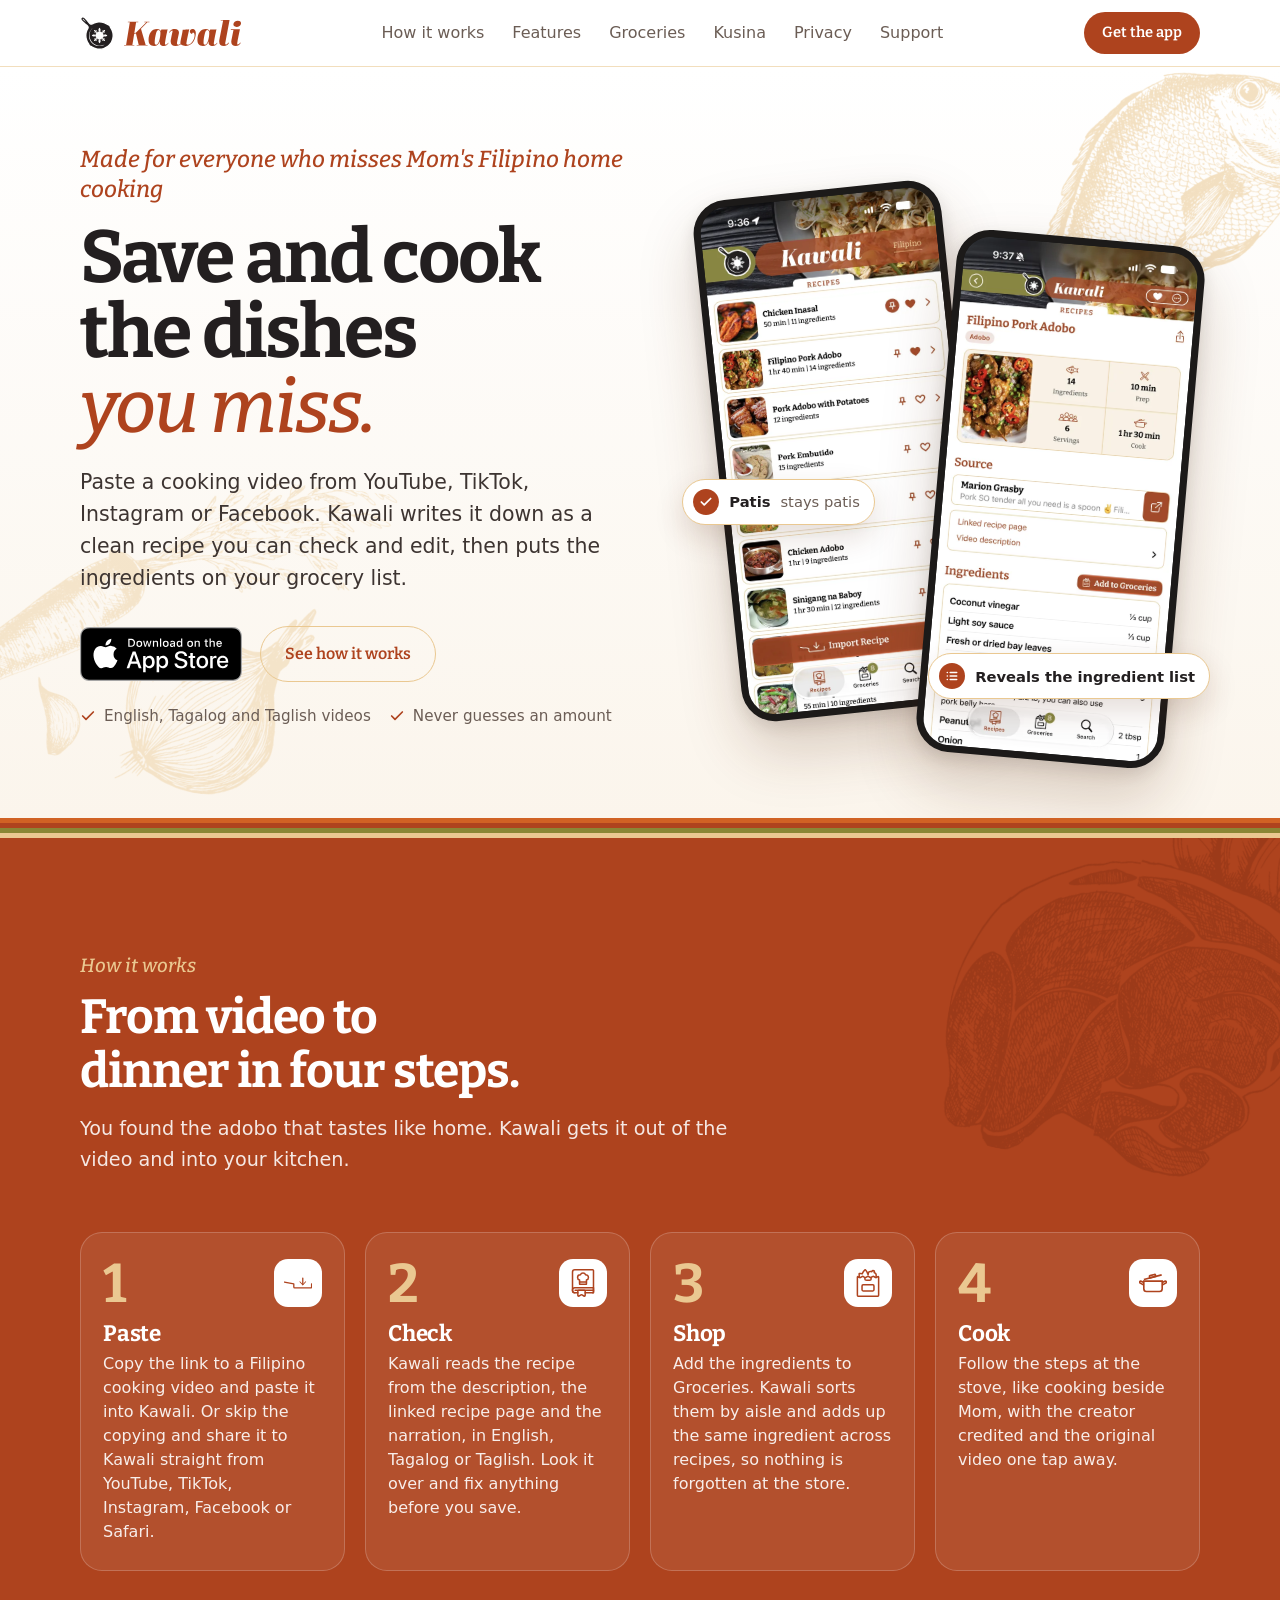
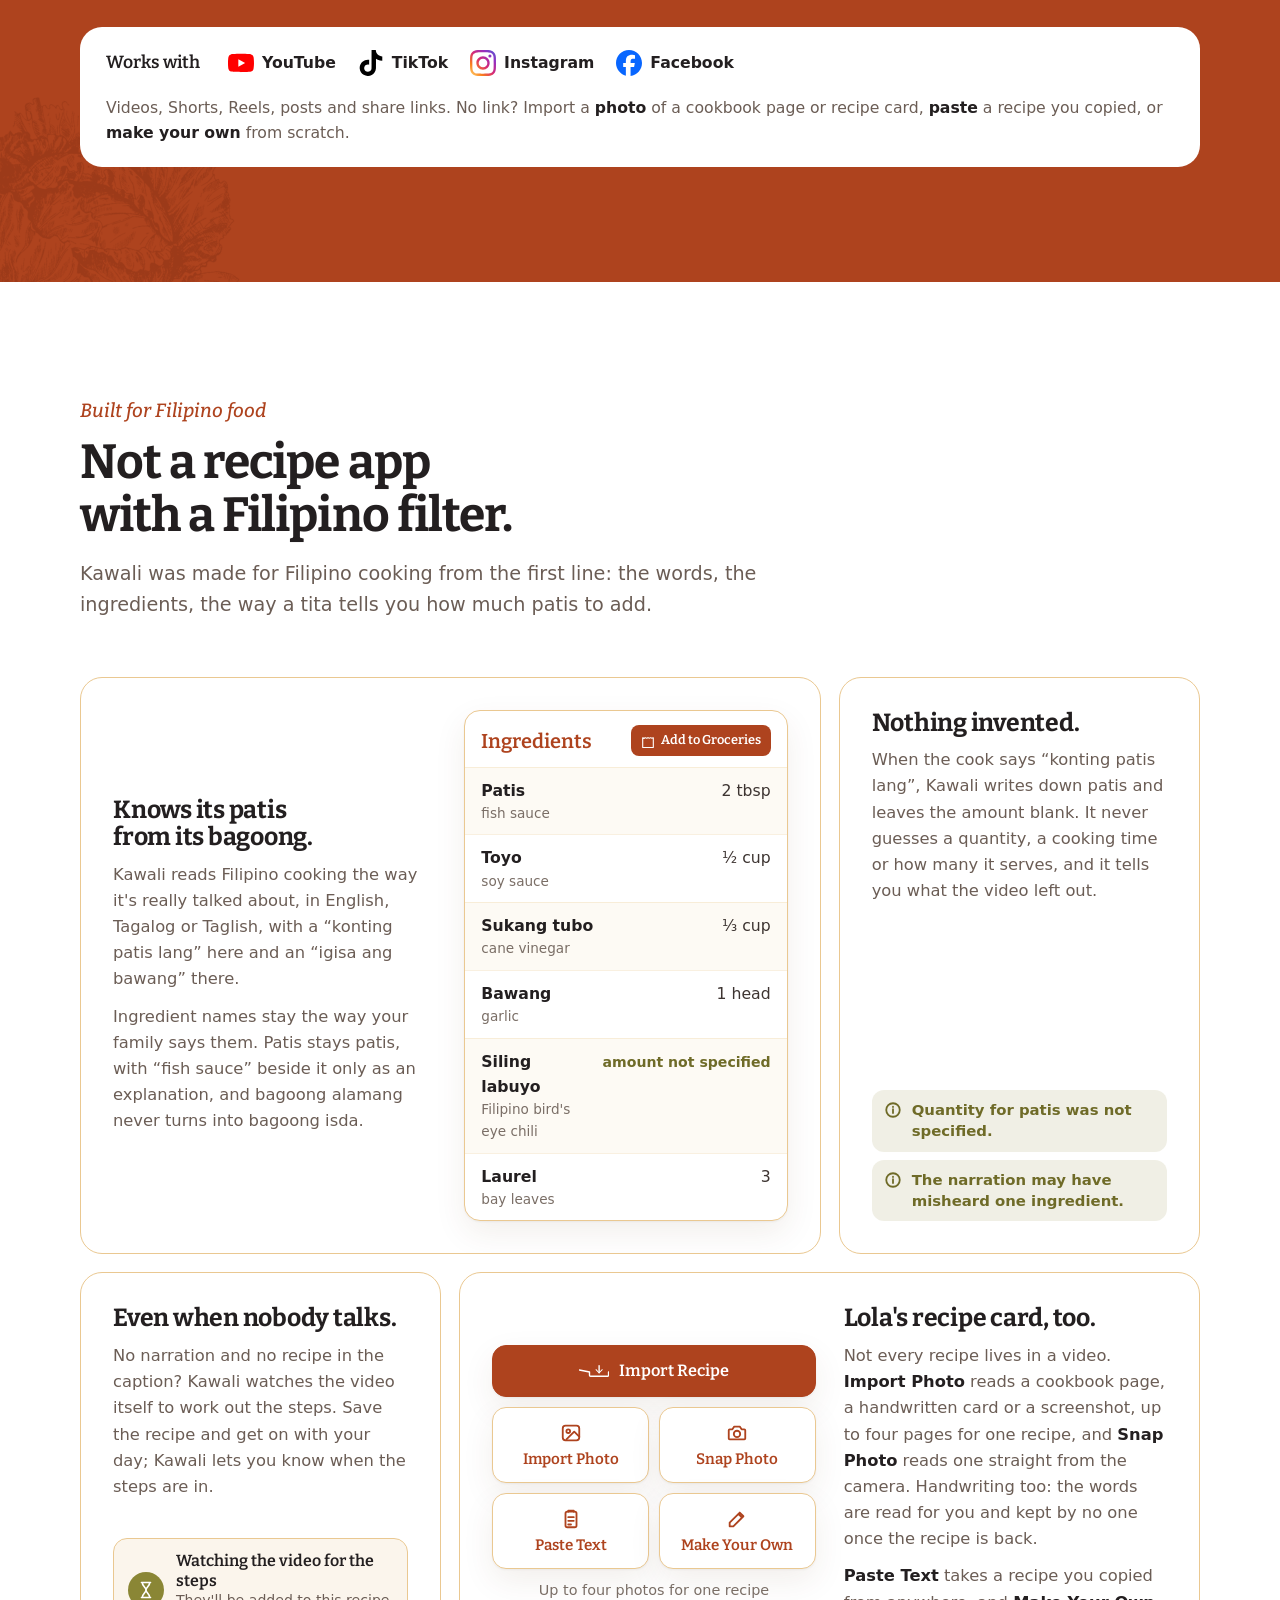
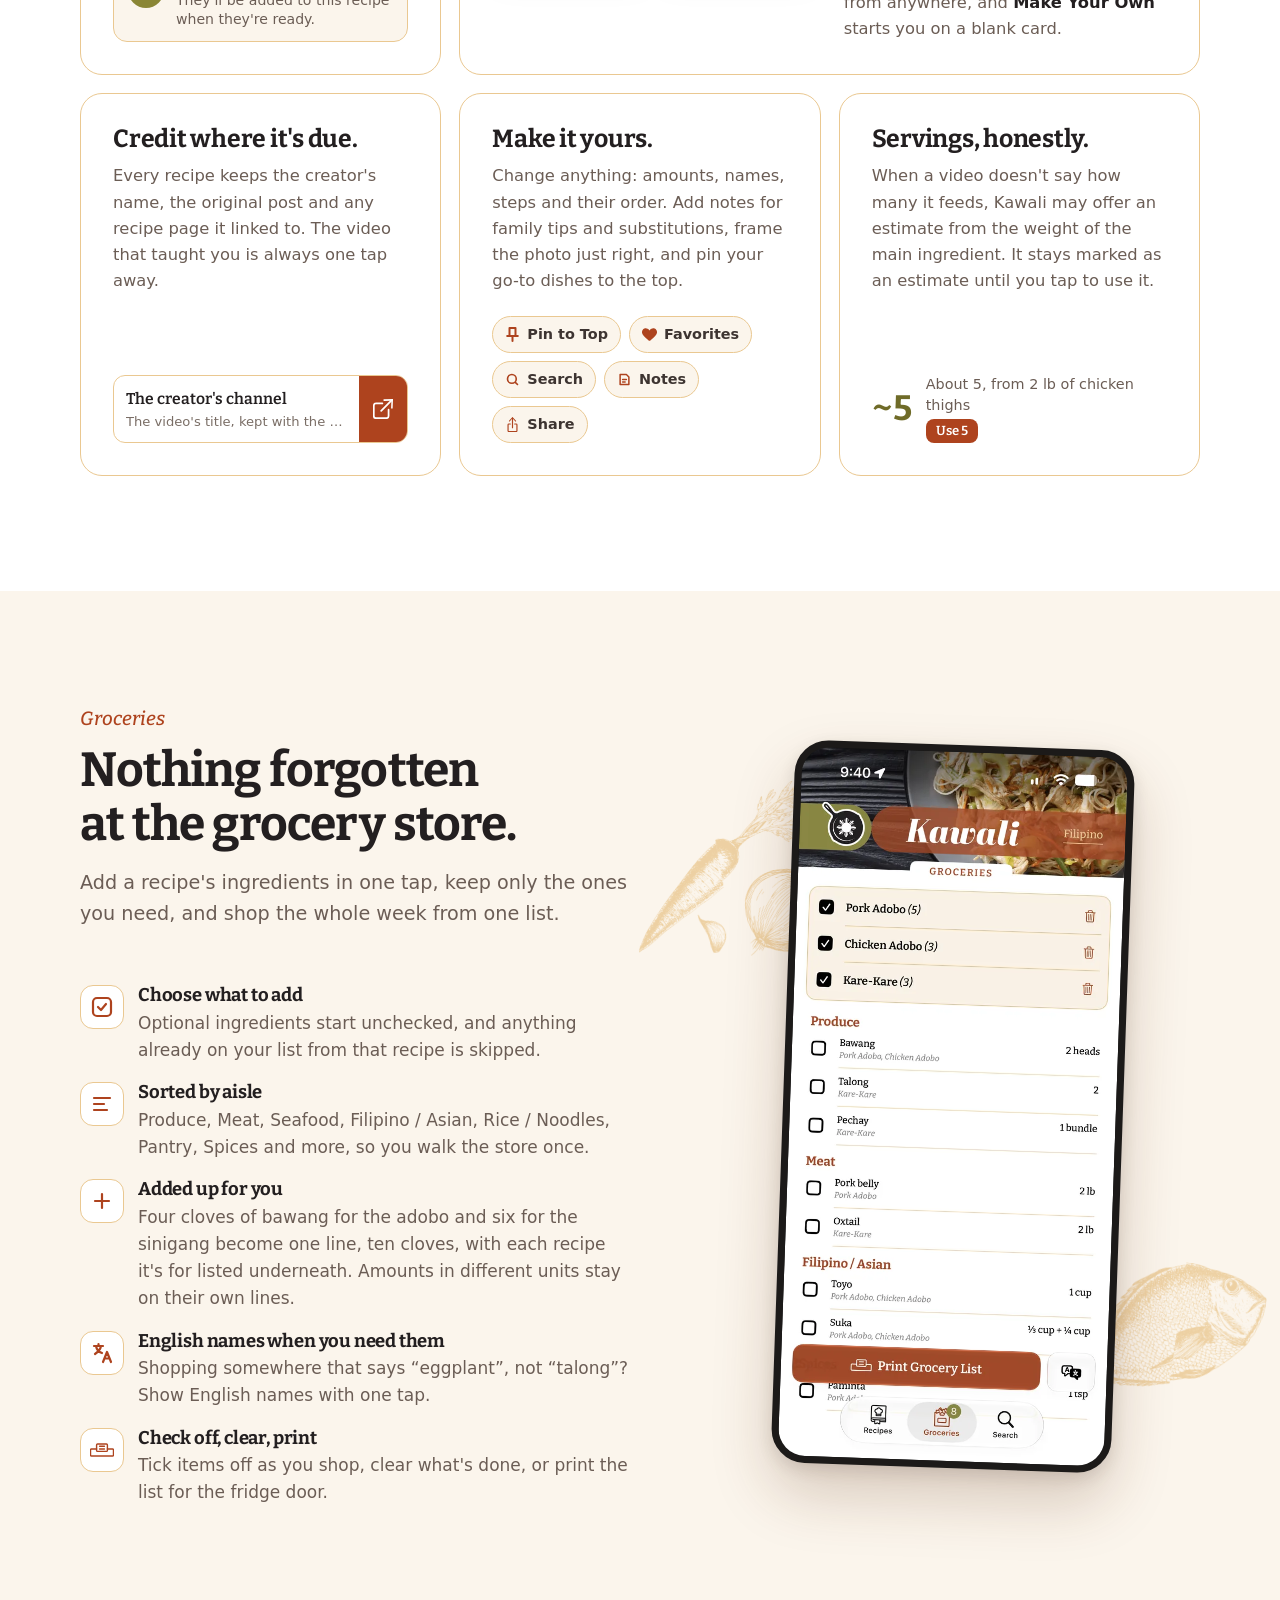
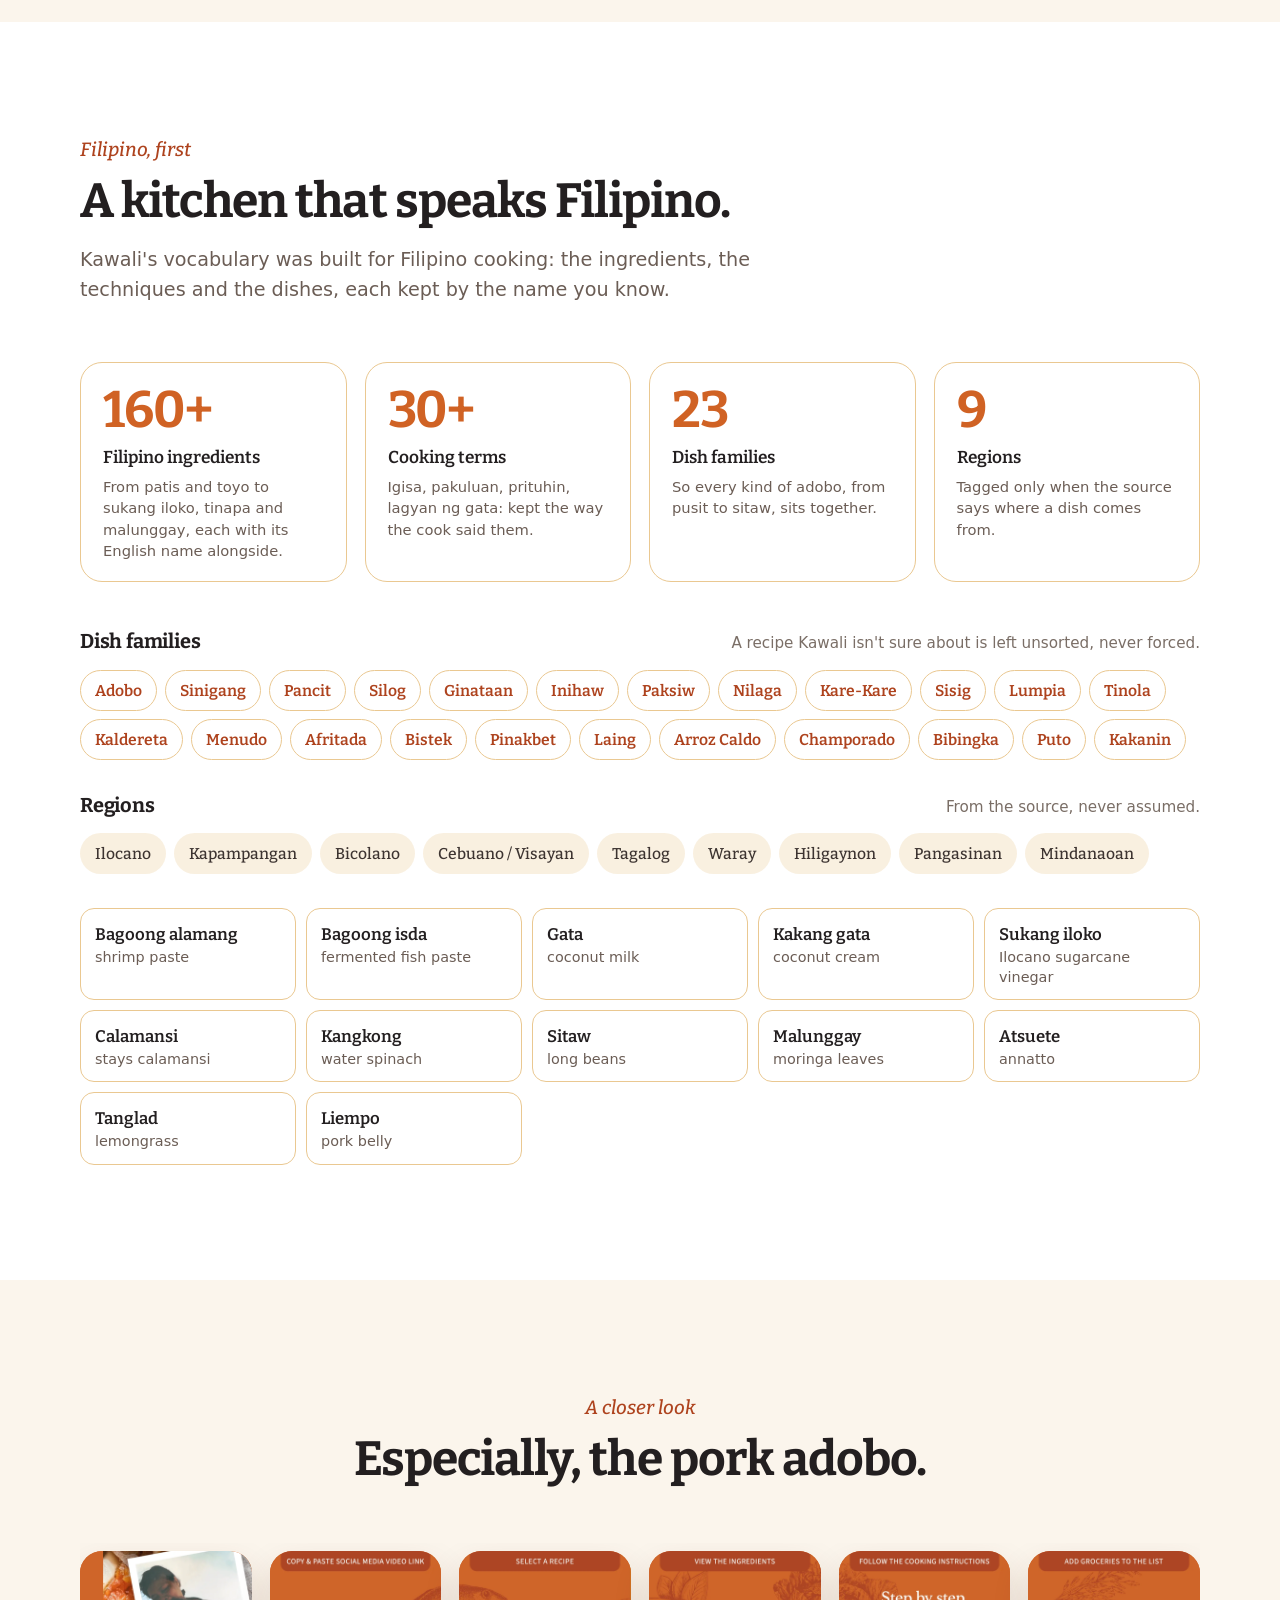
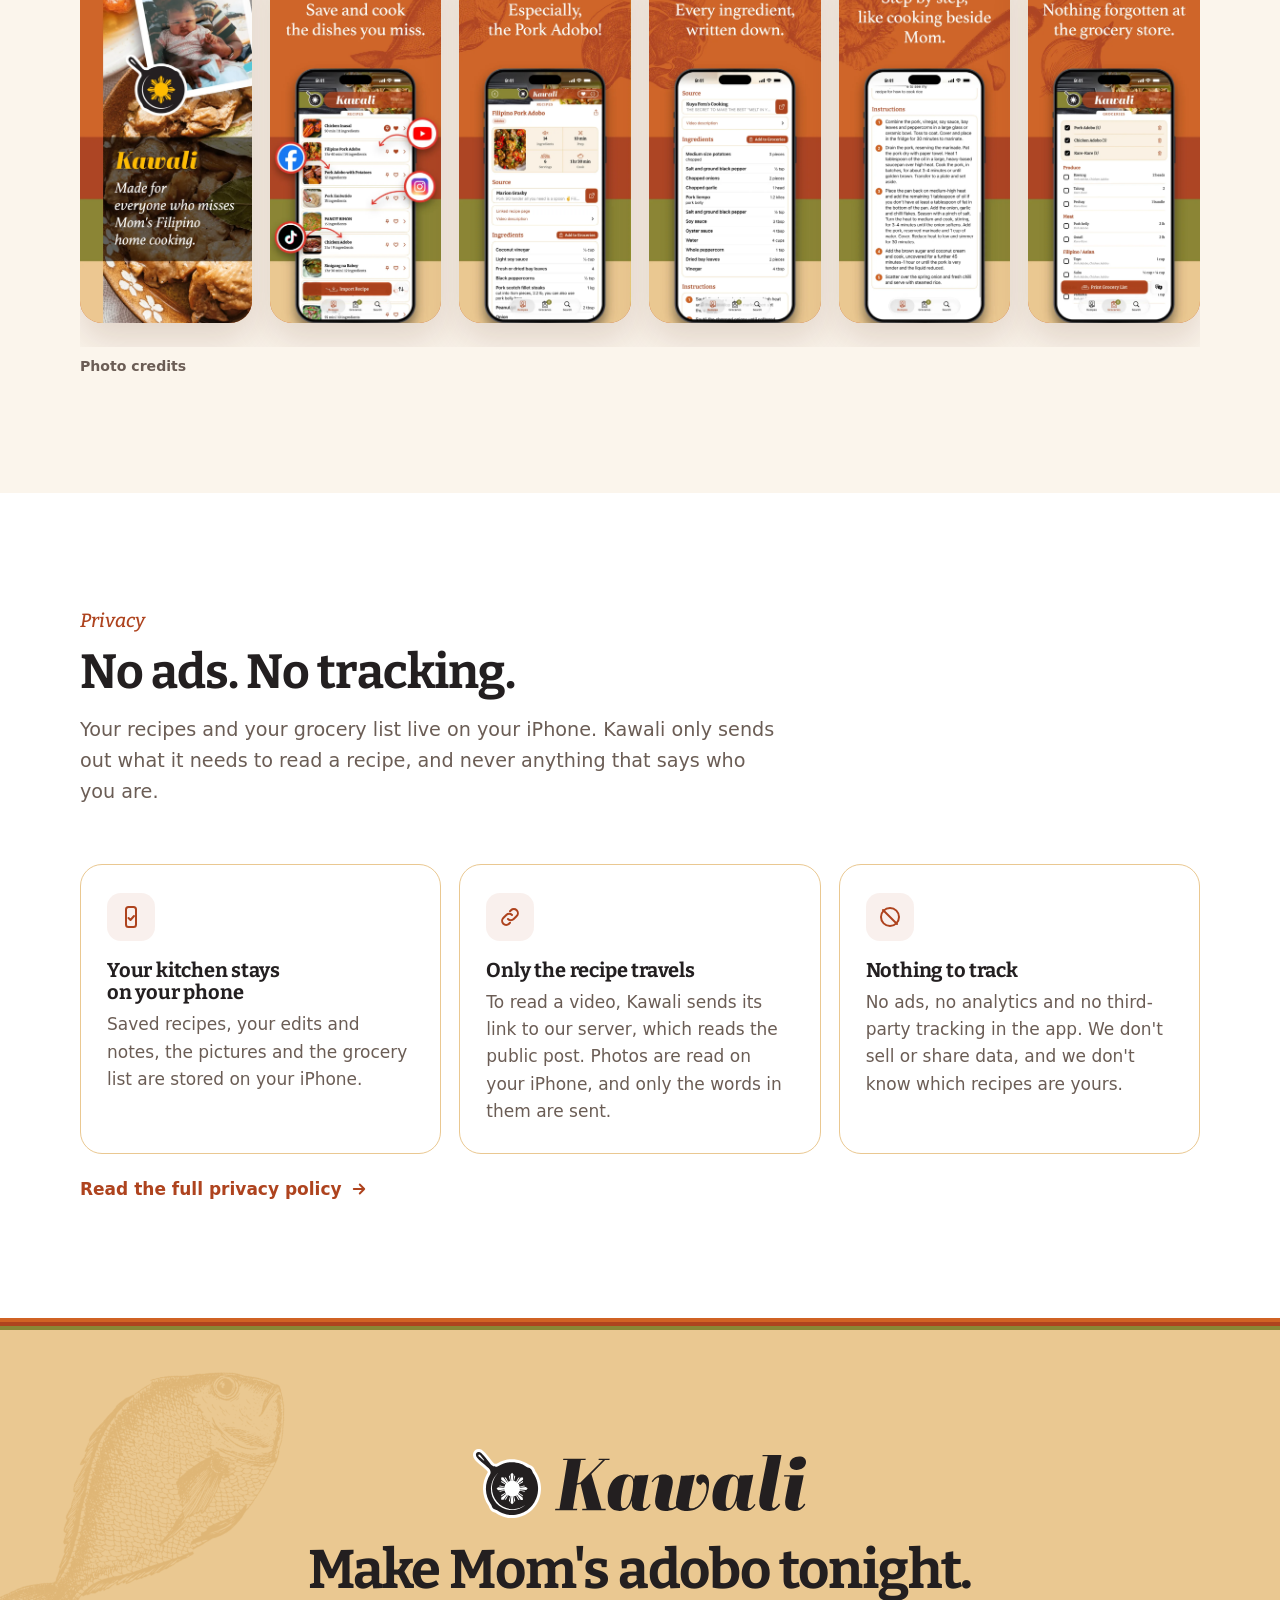
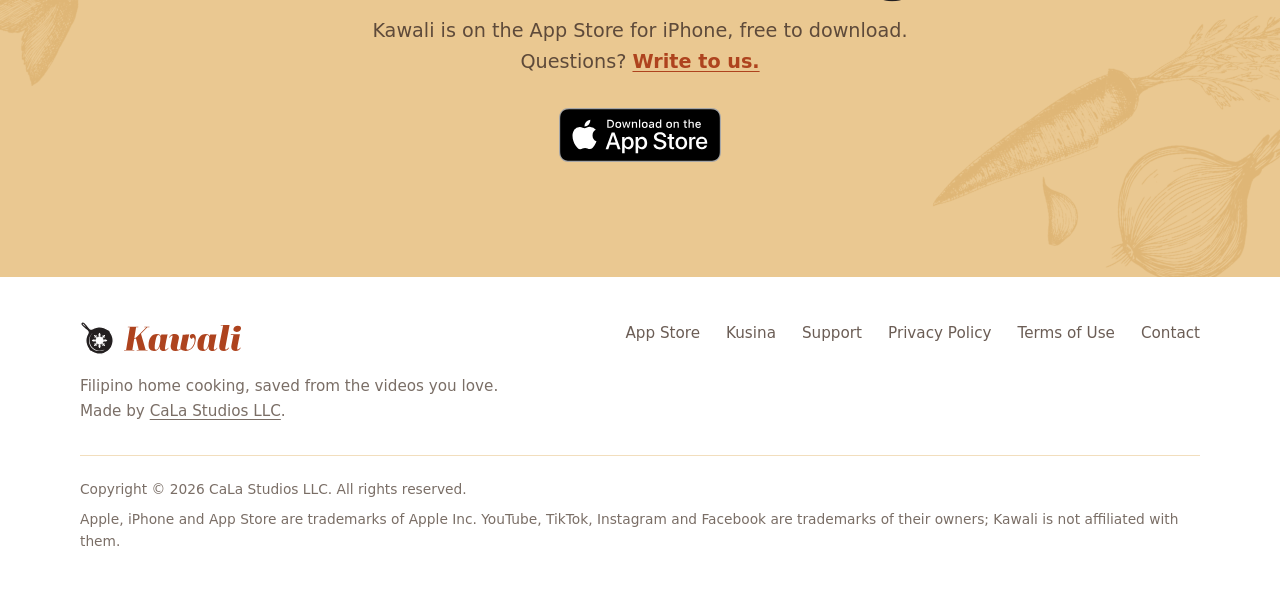
<file: index.html>
<!DOCTYPE html>
<html lang="en">
<head>
  <meta charset="utf-8">
  <meta name="viewport" content="width=device-width, initial-scale=1, viewport-fit=cover">
  <title>Kawali – Save Filipino recipes from cooking videos</title>
  <meta name="description" content="Kawali turns Filipino cooking videos from YouTube, TikTok, Instagram and Facebook into recipes you can edit, plus a grocery list sorted by aisle.">
  <link rel="canonical" href="https://kawali.app/">
  <meta name="theme-color" content="#ffffff">
  <meta name="apple-itunes-app" content="app-id=6808814154">

  <meta property="og:type" content="website">
  <meta property="og:site_name" content="Kawali">
  <meta property="og:title" content="Kawali – Save and cook the Filipino dishes you miss">
  <meta property="og:description" content="Paste a Filipino cooking video and Kawali writes it down as a clean recipe, then puts the ingredients on your grocery list. Made for everyone who misses Mom's home cooking.">
  <meta property="og:url" content="https://kawali.app/">
  <meta property="og:image" content="https://kawali.app/assets/img/og-image.jpg">
  <meta property="og:image:width" content="1200">
  <meta property="og:image:height" content="630">
  <meta property="og:image:alt" content="Kawali: save and cook the Filipino dishes you miss, shown on an iPhone with a Filipino Pork Adobo recipe">
  <meta name="twitter:card" content="summary_large_image">
  <meta name="twitter:title" content="Kawali – Save and cook the Filipino dishes you miss">
  <meta name="twitter:description" content="Filipino cooking videos, turned into recipes you can edit and a grocery list sorted by aisle.">
  <meta name="twitter:image" content="https://kawali.app/assets/img/og-image.jpg">

  <link rel="icon" href="/assets/img/icon-32.png" sizes="32x32" type="image/png">
  <link rel="icon" href="/assets/img/icon-16.png" sizes="16x16" type="image/png">
  <link rel="apple-touch-icon" href="/assets/img/icon-180.png">
  <link rel="manifest" href="/site.webmanifest">
  <link rel="preload" href="/assets/fonts/bitter-bold.woff2" as="font" type="font/woff2" crossorigin>
  <link rel="preload" href="/assets/fonts/bitter-medium-italic.woff2" as="font" type="font/woff2" crossorigin>
  <link rel="stylesheet" href="/assets/css/site.css">

  <script type="application/ld+json">
  {
    "@context": "https://schema.org",
    "@type": "SoftwareApplication",
    "name": "Kawali",
    "alternateName": "Kawali: Video Recipe Saver",
    "operatingSystem": "iOS 26.2 or later",
    "applicationCategory": "LifestyleApplication",
    "description": "Kawali turns Filipino cooking videos from YouTube, TikTok, Instagram and Facebook into structured, editable recipes and a grocery checklist, keeping Filipino ingredient names and never inventing amounts the source did not give.",
    "url": "https://kawali.app/",
    "downloadUrl": "https://apps.apple.com/us/app/kawali-video-recipe-saver/id6808814154",
    "installUrl": "https://apps.apple.com/us/app/kawali-video-recipe-saver/id6808814154",
    "offers": { "@type": "Offer", "price": "0", "priceCurrency": "USD" },
    "image": "https://kawali.app/assets/img/icon-512.png",
    "author": { "@type": "Organization", "name": "CaLa Studios LLC", "url": "https://calastudios.app/", "email": "support@calastudios.app" }
  }
  </script>
</head>
<body>
  <a class="skip-link" href="#main">Skip to content</a>

  <header class="site-header">
    <div class="container nav">
      <a class="nav-brand logo" href="/" aria-label="Kawali home">
        <img class="logo-pan" src="/assets/img/pan.svg" alt="Kawali logo" width="34" height="34">
        <span class="wordmark" role="img" aria-label="Kawali"></span>
      </a>
      <ul class="nav-links" id="nav-links">
        <li><a href="#how">How it works</a></li>
        <li><a href="#features">Features</a></li>
        <li><a href="#groceries">Groceries</a></li>
        <li><a href="/kusina/">Kusina</a></li>
        <li><a href="#privacy">Privacy</a></li>
        <li><a href="/support">Support</a></li>
      </ul>
      <div class="nav-cta">
        <a class="btn btn-primary btn-sm" href="https://apps.apple.com/us/app/kawali-video-recipe-saver/id6808814154">Get the app</a>
        <button class="nav-toggle" type="button" aria-controls="nav-links" aria-expanded="false" aria-label="Menu"><span></span></button>
      </div>
    </div>
  </header>

  <main id="main">

    <!-- ============ Hero ============ -->
    <section class="hero">
      <div class="hero-bg" aria-hidden="true">
        <span class="sketch sketch--fish"></span>
        <span class="sketch sketch--produce"></span>
      </div>
      <div class="container hero-grid">
        <div class="hero-copy">
          <span class="eyebrow">Made for everyone who misses Mom's Filipino home cooking</span>
          <h1>Save and cook the dishes <span class="accent">you miss.</span></h1>
          <p class="hero-sub">Paste a cooking video from YouTube, TikTok, Instagram or Facebook. Kawali writes it down as a clean recipe you can check and edit, then puts the ingredients on your grocery list.</p>
          <div class="hero-cta">
            <a class="badge-link" href="https://apps.apple.com/us/app/kawali-video-recipe-saver/id6808814154"><img src="/assets/img/app-store-badge.svg" alt="Download on the App Store" width="162" height="54"></a>
            <a class="btn btn-ghost" href="#how">See how it works</a>
          </div>
          <ul class="hero-meta">
            <li><svg viewBox="0 0 24 24" fill="none" stroke="currentColor" stroke-width="2.5" stroke-linecap="round" stroke-linejoin="round" aria-hidden="true"><path d="M20 6 9 17l-5-5"/></svg>English, Tagalog and Taglish videos</li>
            <li><svg viewBox="0 0 24 24" fill="none" stroke="currentColor" stroke-width="2.5" stroke-linecap="round" stroke-linejoin="round" aria-hidden="true"><path d="M20 6 9 17l-5-5"/></svg>Never guesses an amount</li>
          </ul>
        </div>
        <div class="hero-visual">
          <div class="phone phone--a"><img src="/assets/img/screen-home.webp" alt="The Kawali recipe list with Chicken Inasal, Filipino Pork Adobo, Pancit Bihon and Sinigang na Baboy" width="600" height="1304" fetchpriority="high"></div>
          <div class="phone phone--b"><img src="/assets/img/screen-recipe.webp" alt="A Filipino Pork Adobo recipe in Kawali with its source video, servings, cook time and ingredients" width="600" height="1304" fetchpriority="high"></div>
          <div class="chip chip--tl" aria-hidden="true"><span class="dot"><svg viewBox="0 0 24 24" fill="none" stroke="currentColor" stroke-width="3" stroke-linecap="round" stroke-linejoin="round"><path d="M20 6 9 17l-5-5"/></svg></span>Patis <em>stays patis</em></div>
          <div class="chip chip--br" aria-hidden="true"><span class="dot"><svg viewBox="0 0 24 24" fill="none" stroke="currentColor" stroke-width="2.8" stroke-linecap="round" stroke-linejoin="round"><path d="M9 6h11M9 12h11M9 18h11M4 6h.01M4 12h.01M4 18h.01"/></svg></span>Reveals the ingredient list</div>
        </div>
      </div>
    </section>
    <div class="stripes" aria-hidden="true"></div>

    <!-- ============ Four steps ============ -->
    <section class="section steps" id="how">
      <span class="sketch sketch--pork" aria-hidden="true"></span>
      <span class="sketch sketch--cabbage" aria-hidden="true"></span>
      <div class="container">
        <div class="section-head">
          <span class="eyebrow eyebrow--light">How it works</span>
          <h2 class="title">From video to dinner in four steps.</h2>
          <p class="lede">You found the adobo that tastes like home. Kawali gets it out of the video and into your kitchen.</p>
        </div>
        <ol class="steps-grid">
          <li class="step reveal">
            <div class="step-head">
              <span class="step-num">1</span>
              <span class="step-icon"><svg aria-hidden="true" viewBox="0 0 150.49 57.16"><path fill="none" stroke="currentColor" stroke-linecap="round" stroke-linejoin="round" stroke-width="7" d="M148.24,33.3v16.4c0,2.88-2.33,5.21-5.21,5.21H57.9c-2.88,0-5.21-2.33-5.21-5.21v-16.4L2.25,23.44"/><line fill="none" stroke="currentColor" stroke-linecap="round" stroke-linejoin="round" stroke-width="7" x1="100.91" y1="2.25" x2="100.91" y2="36.85"/><polygon fill="currentColor" points="82.5 21.94 85.8 18.87 100.9 35.12 116.01 18.87 119.31 21.94 100.9 41.73 82.5 21.94"/></svg></span>
            </div>
            <h3>Paste</h3>
            <p>Copy the link to a Filipino cooking video and paste it into Kawali. Or skip the copying and share it to Kawali straight from YouTube, TikTok, Instagram, Facebook or Safari.</p>
          </li>
          <li class="step reveal">
            <div class="step-head">
              <span class="step-num">2</span>
              <span class="step-icon"><svg aria-hidden="true" viewBox="0 0 50.84 63.32"><path stroke-linejoin="round" fill="none" stroke="currentColor" stroke-linecap="round" stroke-width="3.42" d="M47.25,53.93c1.04,0,1.89-.84,1.89-1.89V3.64c0-1.07-.86-1.93-1.93-1.93H6.89C4.03,1.71,1.71,4.03,1.71,6.89v41.85c0,2.86,2.32,5.19,5.19,5.19"/><path stroke-linejoin="round" fill="none" stroke="currentColor" stroke-linecap="round" stroke-width="3.42" d="M30.37,53.93h18.76v-11.74H6.82c-2.83,0-5.12,2.29-5.12,5.12v1.4c0,2.89,2.34,5.23,5.23,5.23h6.81"/><line fill="none" stroke="currentColor" stroke-linecap="round" stroke-width="3.42" x1="49.14" y1="48.06" x2="7.69" y2="48.06"/><path fill="none" stroke="currentColor" stroke-linecap="round" stroke-width="3.42" d="M28.34,61.62l-5.08-2.93c-.74-.43-1.66-.43-2.41,0l-5.08,2.93c-1.12,0-2.03-.91-2.03-2.03v-9.5c0-1.12.91-2.03,2.03-2.03h12.57c1.12,0,2.03.91,2.03,2.03v9.5c0,1.12-.91,2.03-2.03,2.03Z"/><path stroke-linejoin="round" fill="none" stroke="currentColor" stroke-linecap="round" stroke-width="3.42" d="M37.71,19.12c0-3.39-2.75-6.14-6.14-6.14-.12,0-.24.01-.36.02-.85-2.38-3.11-4.08-5.78-4.08s-4.93,1.7-5.78,4.08c-.12,0-.24-.02-.36-.02-3.39,0-6.14,2.75-6.14,6.14,0,2.83,1.91,5.2,4.52,5.92v9.47h15.54v-9.47c2.6-.71,4.52-3.09,4.52-5.92Z"/><line stroke-linejoin="round" fill="none" stroke="currentColor" stroke-linecap="round" stroke-width="3.42" x1="17.65" y1="29.66" x2="33.19" y2="29.66"/></svg></span>
            </div>
            <h3>Check</h3>
            <p>Kawali reads the recipe from the description, the linked recipe page and the narration, in English, Tagalog or Taglish. Look it over and fix anything before you save.</p>
          </li>
          <li class="step reveal">
            <div class="step-head">
              <span class="step-num">3</span>
              <span class="step-icon"><svg aria-hidden="true" viewBox="0 0 51.46 63.32"><path fill="none" stroke="currentColor" stroke-linecap="round" stroke-linejoin="round" stroke-width="3.42" d="M6.58,18.71c-.7-2.8-1.27-5.57-.66-8.53,2.33-.35,4.5-.12,6.87.35,1.08-3.24,3.08-5.98,5.58-8.36.57-.54,1.24-.65,1.84-.08,2.37,2.21,4.64,7.78,5.8,10.78.44-6.89,4.13-7.02,4.13-7.02,1.96-.44,2.15.03,4.09.32.31-.8,1.93-2.72,2.67-2.88.35-.08,3.38,1.5,3.29,1.82-.1.37,0,2.39-.4,3.03,2.27,1.09,3.93,1.51,4.19,3.88.51,2.22.14,4.86-.03,7.02"/><path fill="none" stroke="currentColor" stroke-linecap="round" stroke-linejoin="round" stroke-width="3.42" d="M1.71,59.61c0,1.1.9,2.01,2.01,2.01h44.03c1.1,0,2.01-.9,2.01-2.01V18.17c0-1.1-.79-1.57-1.75-1.03l-2.74,1.53c-.96.54-2.53.52-3.48-.05l-2.42-1.44c-.95-.56-2.51-.58-3.47-.03l-2.63,1.5c-.96.55-2.52.53-3.46-.04l-2.34-1.41c-.95-.57-2.5-.58-3.45-.02l-2.88,1.69c-.95.56-2.49.52-3.41-.09l-2.29-1.51c-.92-.61-2.43-.6-3.35,0l-2.78,1.85c-.92.61-2.41.6-3.32-.03l-2.61-1.8c-.91-.63-1.65-.24-1.65.87v41.44Z"/><path fill="none" stroke="currentColor" stroke-linecap="round" stroke-linejoin="round" stroke-width="3.42" d="M18.99,19.62c-.12,0-.23.05-.23.12v3.63c0,2.12,1.66,2.12,3.91,2.12h7.02c2.16,0,2.99-.95,2.99-2.12v-3.66c0-.05-.07-.09-.17-.09"/><rect fill="none" stroke="currentColor" stroke-linecap="round" stroke-linejoin="round" stroke-width="3.42" x="12.23" y="35.8" width="26.99" height="13.8" rx="2.41" ry="2.41"/></svg></span>
            </div>
            <h3>Shop</h3>
            <p>Add the ingredients to Groceries. Kawali sorts them by aisle and adds up the same ingredient across recipes, so nothing is forgotten at the store.</p>
          </li>
          <li class="step reveal">
            <div class="step-head">
              <span class="step-num">4</span>
              <span class="step-icon"><svg aria-hidden="true" viewBox="0 0 75.43 49.55"><path fill="none" stroke="currentColor" stroke-width="4.4" d="M12.97,19.69h49.48v20.82c0,4-3.24,7.24-7.24,7.24H20.21c-4,0-7.24-3.24-7.24-7.24v-20.82h0Z"/><path fill="none" stroke="currentColor" stroke-width="4.4" d="M12.97,29.98l-9.61-4.88c-1.41-.71-1.97-2.43-1.26-3.84h0c.71-1.41,2.43-1.97,3.84-1.26l7.02,3.56"/><path fill="none" stroke="currentColor" stroke-width="4.4" d="M62.45,29.98l9.61-4.88c1.41-.71,1.97-2.43,1.26-3.84h0c-.71-1.41-2.43-1.97-3.84-1.26l-7.02,3.56"/><line fill="none" stroke="currentColor" stroke-width="4.4" x1="13.14" y1="15.19" x2="61.06" y2="2.86"/><path fill="none" stroke="currentColor" stroke-width="4.4" d="M30.23,3.31h12.3c1.2,0,2.17.97,2.17,2.17v3.64h-16.64v-3.64c0-1.2.97-2.17,2.17-2.17Z" transform="translate(-.4 9.26) rotate(-14.43)"/></svg></span>
            </div>
            <h3>Cook</h3>
            <p>Follow the steps at the stove, like cooking beside Mom, with the creator credited and the original video one tap away.</p>
          </li>
        </ol>

        <div class="works reveal">
          <span class="works-label">Works with</span>
          <ul class="platforms">
            <li><svg style="color:#ff0000" fill="currentColor" aria-hidden="true" viewBox="0 0 24 24"><path d="M23.498 6.186a3.016 3.016 0 0 0-2.122-2.136C19.505 3.545 12 3.545 12 3.545s-7.505 0-9.377.505A3.017 3.017 0 0 0 .502 6.186C0 8.07 0 12 0 12s0 3.93.502 5.814a3.016 3.016 0 0 0 2.122 2.136c1.871.505 9.376.505 9.376.505s7.505 0 9.377-.505a3.015 3.015 0 0 0 2.122-2.136C24 15.93 24 12 24 12s0-3.93-.502-5.814zM9.545 15.568V8.432L15.818 12l-6.273 3.568z"/></svg>YouTube</li>
            <li><svg style="color:#000000" fill="currentColor" aria-hidden="true" viewBox="0 0 24 24"><path d="M12.525.02c1.31-.02 2.61-.01 3.91-.02.08 1.53.63 3.09 1.75 4.17 1.12 1.11 2.7 1.62 4.24 1.79v4.03c-1.44-.05-2.89-.35-4.2-.97-.57-.26-1.1-.59-1.62-.93-.01 2.92.01 5.84-.02 8.75-.08 1.4-.54 2.79-1.35 3.94-1.31 1.92-3.58 3.17-5.91 3.21-1.43.08-2.86-.31-4.08-1.03-2.02-1.19-3.44-3.37-3.65-5.71-.02-.5-.03-1-.01-1.49.18-1.9 1.12-3.72 2.58-4.96 1.66-1.44 3.98-2.13 6.15-1.72.02 1.48-.04 2.96-.04 4.44-.99-.32-2.15-.23-3.02.37-.63.41-1.11 1.04-1.36 1.75-.21.51-.15 1.07-.14 1.61.24 1.64 1.82 3.02 3.5 2.87 1.12-.01 2.19-.66 2.77-1.61.19-.33.4-.67.41-1.06.1-1.79.06-3.57.07-5.36.01-4.03-.01-8.05.02-12.07z"/></svg>TikTok</li>
            <li><svg aria-hidden="true" viewBox="0 0 24 24"><defs><linearGradient id="ig-grad" x1="0" y1="1" x2="1" y2="0"><stop offset="0" stop-color="#feda75"/><stop offset=".25" stop-color="#fa7e1e"/><stop offset=".5" stop-color="#d62976"/><stop offset=".75" stop-color="#962fbf"/><stop offset="1" stop-color="#4f5bd5"/></linearGradient></defs><path fill="url(#ig-grad)" d="M7.0301.084c-1.2768.0602-2.1487.264-2.911.5634-.7888.3075-1.4575.72-2.1228 1.3877-.6652.6677-1.075 1.3368-1.3802 2.127-.2954.7638-.4956 1.6365-.552 2.914-.0564 1.2775-.0689 1.6882-.0626 4.947.0062 3.2586.0206 3.6671.0825 4.9473.061 1.2765.264 2.1482.5635 2.9107.308.7889.72 1.4573 1.388 2.1228.6679.6655 1.3365 1.0743 2.1285 1.38.7632.295 1.6361.4961 2.9134.552 1.2773.056 1.6884.069 4.9462.0627 3.2578-.0062 3.668-.0207 4.9478-.0814 1.28-.0607 2.147-.2652 2.9098-.5633.7889-.3086 1.4578-.72 2.1228-1.3881.665-.6682 1.0745-1.3378 1.3795-2.1284.2957-.7632.4966-1.636.552-2.9124.056-1.2809.0692-1.6898.063-4.948-.0063-3.2583-.021-3.6668-.0817-4.9465-.0607-1.2797-.264-2.1487-.5633-2.9117-.3084-.7889-.72-1.4568-1.3876-2.1228C21.2982 1.33 20.628.9208 19.8378.6165 19.074.321 18.2017.1197 16.9244.0645 15.6471.0093 15.236-.005 11.977.0014 8.718.0076 8.31.0215 7.0301.0839m.1402 21.6932c-1.17-.0509-1.8053-.2453-2.2287-.408-.5606-.216-.96-.4771-1.3819-.895-.422-.4178-.6811-.8186-.9-1.378-.1644-.4234-.3624-1.058-.4171-2.228-.0595-1.2645-.072-1.6442-.079-4.848-.007-3.2037.0053-3.583.0607-4.848.05-1.169.2456-1.805.408-2.2282.216-.5613.4762-.96.895-1.3816.4188-.4217.8184-.6814 1.3783-.9003.423-.1651 1.0575-.3614 2.227-.4171 1.2655-.06 1.6447-.072 4.848-.079 3.2033-.007 3.5835.005 4.8495.0608 1.169.0508 1.8053.2445 2.228.408.5608.216.96.4754 1.3816.895.4217.4194.6816.8176.9005 1.3787.1653.4217.3617 1.056.4169 2.2263.0602 1.2655.0739 1.645.0796 4.848.0058 3.203-.0055 3.5834-.061 4.848-.051 1.17-.245 1.8055-.408 2.2294-.216.5604-.4763.96-.8954 1.3814-.419.4215-.8181.6811-1.3783.9-.4224.1649-1.0577.3617-2.2262.4174-1.2656.0595-1.6448.072-4.8493.079-3.2045.007-3.5825-.006-4.848-.0608M16.953 5.5864A1.44 1.44 0 1 0 18.39 4.144a1.44 1.44 0 0 0-1.437 1.4424M5.8385 12.012c.0067 3.4032 2.7706 6.1557 6.173 6.1493 3.4026-.0065 6.157-2.7701 6.1506-6.1733-.0065-3.4032-2.771-6.1565-6.174-6.1498-3.403.0067-6.156 2.771-6.1496 6.1738M8 12.0077a4 4 0 1 1 4.008 3.9921A3.9996 3.9996 0 0 1 8 12.0077"/></svg>Instagram</li>
            <li><svg style="color:#0866ff" fill="currentColor" aria-hidden="true" viewBox="0 0 24 24"><path d="M9.101 23.691v-7.98H6.627v-3.667h2.474v-1.58c0-4.085 1.848-5.978 5.858-5.978.401 0 .955.042 1.468.103a8.68 8.68 0 0 1 1.141.195v3.325a8.623 8.623 0 0 0-.653-.036 26.805 26.805 0 0 0-.733-.009c-.707 0-1.259.096-1.675.309a1.686 1.686 0 0 0-.679.622c-.258.42-.374.995-.374 1.752v1.297h3.919l-.386 2.103-.287 1.564h-3.246v8.245C19.396 23.238 24 18.179 24 12.044c0-6.627-5.373-12-12-12s-12 5.373-12 12c0 5.628 3.874 10.35 9.101 11.647Z"/></svg>Facebook</li>
          </ul>
          <p class="works-more">Videos, Shorts, Reels, posts and share links. No link? Import a <strong>photo</strong> of a cookbook page or recipe card, <strong>paste</strong> a recipe you copied, or <strong>make your own</strong> from scratch.</p>
        </div>
      </div>
    </section>

    <!-- ============ Features ============ -->
    <section class="section" id="features">
      <div class="container">
        <div class="section-head">
          <span class="eyebrow">Built for Filipino food</span>
          <h2 class="title">Not a recipe app with a Filipino filter.</h2>
          <p class="lede">Kawali was made for Filipino cooking from the first line: the words, the ingredients, the way a tita tells you how much patis to add.</p>
        </div>

        <div class="bento">
          <article class="card span-4 card--split reveal">
            <div class="card-body">
              <h3>Knows its patis from its bagoong.</h3>
              <p>Kawali reads Filipino cooking the way it's really talked about, in English, Tagalog or Taglish, with a “konting patis lang” here and an “igisa ang bawang” there.</p>
              <p>Ingredient names stay the way your family says them. Patis stays patis, with “fish sauce” beside it only as an explanation, and bagoong alamang never turns into bagoong isda.</p>
            </div>
            <div class="mock" role="img" aria-label="An ingredient list in Kawali: patis 2 tablespoons, toyo half a cup, sukang tubo a third of a cup, bawang 1 head, siling labuyo with its amount not specified, and laurel 3, each with its English name underneath">
              <div class="mock-head">
                <span class="mock-title">Ingredients</span>
                <span class="mock-action"><svg aria-hidden="true" viewBox="0 0 51.46 63.32"><path fill="none" stroke="currentColor" stroke-linecap="round" stroke-linejoin="round" stroke-width="5" d="M1.71,59.61c0,1.1.9,2.01,2.01,2.01h44.03c1.1,0,2.01-.9,2.01-2.01V18.17c0-1.1-.79-1.57-1.75-1.03l-2.74,1.53c-.96.54-2.53.52-3.48-.05l-2.42-1.44c-.95-.56-2.51-.58-3.47-.03l-2.63,1.5c-.96.55-2.52.53-3.46-.04l-2.34-1.41c-.95-.57-2.5-.58-3.45-.02l-2.88,1.69c-.95.56-2.49.52-3.41-.09l-2.29-1.51c-.92-.61-2.43-.6-3.35,0l-2.78,1.85c-.92.61-2.41.6-3.32-.03l-2.61-1.8c-.91-.63-1.65-.24-1.65.87v41.44Z"/></svg>Add to Groceries</span>
              </div>
              <ul class="mock-rows">
                <li><span class="mock-name">Patis<span>fish sauce</span></span><span class="mock-amt">2 tbsp</span></li>
                <li><span class="mock-name">Toyo<span>soy sauce</span></span><span class="mock-amt">½ cup</span></li>
                <li><span class="mock-name">Sukang tubo<span>cane vinegar</span></span><span class="mock-amt">⅓ cup</span></li>
                <li><span class="mock-name">Bawang<span>garlic</span></span><span class="mock-amt">1 head</span></li>
                <li><span class="mock-name">Siling labuyo<span>Filipino bird's eye chili</span></span><span class="mock-missing">amount not specified</span></li>
                <li><span class="mock-name">Laurel<span>bay leaves</span></span><span class="mock-amt">3</span></li>
              </ul>
            </div>
          </article>

          <article class="card span-2 reveal">
            <div class="card-body">
              <h3>Nothing invented.</h3>
              <p>When the cook says “konting patis lang”, Kawali writes down patis and leaves the amount blank. It never guesses a quantity, a cooking time or how many it serves, and it tells you what the video left out.</p>
              <div class="notices" aria-label="Examples of what Kawali flags">
                <span class="notice"><svg viewBox="0 0 24 24" fill="none" stroke="currentColor" stroke-width="2.4" stroke-linecap="round" stroke-linejoin="round" aria-hidden="true"><circle cx="12" cy="12" r="9"/><path d="M12 11v5M12 7.5v.5"/></svg>Quantity for patis was not specified.</span>
                <span class="notice"><svg viewBox="0 0 24 24" fill="none" stroke="currentColor" stroke-width="2.4" stroke-linecap="round" stroke-linejoin="round" aria-hidden="true"><circle cx="12" cy="12" r="9"/><path d="M12 11v5M12 7.5v.5"/></svg>The narration may have misheard one ingredient.</span>
              </div>
            </div>
          </article>

          <article class="card span-2 reveal">
            <div class="card-body">
              <h3>Even when nobody talks.</h3>
              <p>No narration and no recipe in the caption? Kawali watches the video itself to work out the steps. Save the recipe and get on with your day; Kawali lets you know when the steps are in.</p>
              <div class="watching-wrap">
                <div class="watching">
                  <span class="watching-icon"><svg viewBox="0 0 24 24" fill="none" stroke="currentColor" stroke-width="2.2" stroke-linecap="round" stroke-linejoin="round" aria-hidden="true"><path d="M6 2h12M6 22h12M7 2c0 5 5 6 5 10s-5 5-5 10M17 2c0 5-5 6-5 10s5 5 5 10"/></svg></span>
                  <div><strong>Watching the video for the steps</strong><span>They'll be added to this recipe when they're ready.</span></div>
                </div>
              </div>
            </div>
          </article>

          <article class="card span-4 card--split card--split-rev reveal">
            <div class="card-body">
              <h3>Lola's recipe card, too.</h3>
              <p>Not every recipe lives in a video. <strong>Import Photo</strong> reads a cookbook page, a handwritten card or a screenshot, up to four pages for one recipe, and <strong>Snap Photo</strong> reads one straight from the camera. Handwriting too: the words are read for you and kept by no one once the recipe is back.</p>
              <p><strong>Paste Text</strong> takes a recipe you copied from anywhere, and <strong>Make Your Own</strong> starts you on a blank card.</p>
            </div>
            <div class="import-ways" aria-hidden="true">
              <span class="import-way import-way--wide"><svg viewBox="0 0 150.49 57.16"><path fill="none" stroke="currentColor" stroke-linecap="round" stroke-linejoin="round" stroke-width="7" d="M148.24,33.3v16.4c0,2.88-2.33,5.21-5.21,5.21H57.9c-2.88,0-5.21-2.33-5.21-5.21v-16.4L2.25,23.44"/><line fill="none" stroke="currentColor" stroke-linecap="round" stroke-width="7" x1="100.91" y1="2.25" x2="100.91" y2="36.85"/><polygon fill="currentColor" points="82.5 21.94 85.8 18.87 100.9 35.12 116.01 18.87 119.31 21.94 100.9 41.73 82.5 21.94"/></svg>Import Recipe</span>
              <span class="import-way"><svg viewBox="0 0 24 24" fill="none" stroke="currentColor" stroke-width="2" stroke-linecap="round" stroke-linejoin="round"><rect x="3" y="4" width="18" height="16" rx="3"/><circle cx="9" cy="10" r="2"/><path d="m21 16-5.5-5.5L7 19"/></svg>Import Photo</span>
              <span class="import-way"><svg viewBox="0 0 24 24" fill="none" stroke="currentColor" stroke-width="2" stroke-linecap="round" stroke-linejoin="round"><path d="M4 8h3l2-3h6l2 3h3a1 1 0 0 1 1 1v9a1 1 0 0 1-1 1H4a1 1 0 0 1-1-1V9a1 1 0 0 1 1-1z"/><circle cx="12" cy="13" r="3.5"/></svg>Snap Photo</span>
              <span class="import-way"><svg viewBox="0 0 24 24" fill="none" stroke="currentColor" stroke-width="2" stroke-linecap="round" stroke-linejoin="round"><rect x="6" y="4" width="12" height="17" rx="2"/><path d="M9 4V3h6v1M9 10h6M9 14h6M9 18h3"/></svg>Paste Text</span>
              <span class="import-way"><svg viewBox="0 0 24 24" fill="none" stroke="currentColor" stroke-width="2" stroke-linecap="round" stroke-linejoin="round"><path d="M4 20h4L19 9l-4-4L4 16v4zM13.5 6.5l4 4"/></svg>Make Your Own</span>
              <p class="import-note">Up to four photos for one recipe</p>
            </div>
          </article>

          <article class="card span-2 reveal">
            <div class="card-body">
              <h3>Credit where it's due.</h3>
              <p>Every recipe keeps the creator's name, the original post and any recipe page it linked to. The video that taught you is always one tap away.</p>
              <div class="source-demo" aria-hidden="true">
                <div class="source-box">
                  <div><strong>The creator's channel</strong><span>The video's title, kept with the recipe</span></div>
                  <i><svg viewBox="0 0 57.26 57.26"><path fill="none" stroke="currentColor" stroke-linecap="round" stroke-linejoin="round" stroke-width="5" d="M44.58,30.42v18.16c0,3.54-2.87,6.42-6.42,6.42H8.67c-3.54,0-6.42-2.87-6.42-6.42v-29.49c0-3.54,2.87-6.42,6.42-6.42h18.16"/><line fill="none" stroke="currentColor" stroke-linecap="round" stroke-width="5" x1="23.42" y1="33.83" x2="53.79" y2="3.46"/><polygon fill="currentColor" points="56.27 27.11 51.76 26.95 52.57 4.69 30.31 5.5 30.15 .98 57.26 0 56.27 27.11"/></svg></i>
                </div>
              </div>
            </div>
          </article>

          <article class="card span-2 reveal">
            <div class="card-body">
              <h3>Make it yours.</h3>
              <p>Change anything: amounts, names, steps and their order. Add notes for family tips and substitutions, frame the photo just right, and pin your go-to dishes to the top.</p>
              <ul class="pills" aria-label="Ways to keep your recipes">
                <li class="pill"><svg aria-hidden="true" viewBox="0 0 34.4 40.81"><rect fill="none" stroke="currentColor" stroke-linecap="round" stroke-linejoin="round" stroke-width="5.46" x="9.06" y="2.73" width="16.28" height="21.56"/><line fill="none" stroke="currentColor" stroke-linecap="round" stroke-width="5.46" x1="2.73" y1="24.29" x2="31.67" y2="24.29"/><line fill="none" stroke="currentColor" stroke-linecap="round" stroke-width="5.46" x1="17.2" y1="38.08" x2="17.2" y2="24.29"/></svg>Pin to Top</li>
                <li class="pill"><svg aria-hidden="true" viewBox="0 0 59.99 50.74"><path fill="currentColor" stroke="currentColor" stroke-linejoin="round" stroke-width="6.79" d="M47.41,3.69c-10.8-2.15-16.12,8.26-17.41,10.44-1.29-2.19-6.61-12.59-17.41-10.44C4.02,5.39,2.4,14.73,3.88,19.76c3.26,11.12,14.85,18.93,26.12,27.59,11.27-8.65,22.85-16.46,26.12-27.59,1.48-5.03-.14-14.37-8.71-16.08Z"/></svg>Favorites</li>
                <li class="pill"><svg viewBox="0 0 24 24" fill="none" stroke="currentColor" stroke-width="2.6" stroke-linecap="round" stroke-linejoin="round" aria-hidden="true"><circle cx="11" cy="11" r="7"/><path d="m20 20-3.5-3.5"/></svg>Search</li>
                <li class="pill"><svg viewBox="0 0 24 24" fill="none" stroke="currentColor" stroke-width="2.4" stroke-linecap="round" stroke-linejoin="round" aria-hidden="true"><path d="M5 4h10l4 4v12H5z"/><path d="M9 12h6M9 16h4"/></svg>Notes</li>
                <li class="pill"><svg aria-hidden="true" viewBox="0 0 58.47 89.49"><path fill="none" stroke="currentColor" stroke-linecap="round" stroke-linejoin="round" stroke-width="7" d="M42.27,41.55h8.47c2.76,0,5,2.24,5,5v35.21c0,2.76-2.24,5-5,5H7.73c-2.76,0-5-2.24-5-5v-35.21c0-2.76,2.24-5,5-5h8.47"/><line fill="none" stroke="currentColor" stroke-linecap="round" stroke-width="7" x1="29.24" y1="64.16" x2="29.24" y2="5.92"/><polygon fill="currentColor" points="51.57 24.01 47.57 27.74 29.24 8.02 10.91 27.74 6.91 24.01 29.24 0 51.57 24.01"/></svg>Share</li>
              </ul>
            </div>
          </article>

          <article class="card span-2 reveal">
            <div class="card-body">
              <h3>Servings, honestly.</h3>
              <p>When a video doesn't say how many it feeds, Kawali may offer an estimate from the weight of the main ingredient. It stays marked as an estimate until you tap to use it.</p>
              <div class="serving-demo" aria-hidden="true">
                <span class="serving-est">~5</span>
                <p>About 5, from 2 lb of chicken thighs<br><span class="serving-use">Use 5</span></p>
              </div>
            </div>
          </article>
        </div>
      </div>
    </section>

    <!-- ============ Groceries ============ -->
    <section class="section section--alt" id="groceries">
      <div class="container groc-grid">
        <div>
          <div class="section-head">
            <span class="eyebrow">Groceries</span>
            <h2 class="title">Nothing forgotten at the grocery store.</h2>
            <p class="lede">Add a recipe's ingredients in one tap, keep only the ones you need, and shop the whole week from one list.</p>
          </div>
          <ul class="groc-points">
            <li class="reveal">
              <span class="pt-icon"><svg viewBox="0 0 24 24" fill="none" stroke="currentColor" stroke-width="2.2" stroke-linecap="round" stroke-linejoin="round" aria-hidden="true"><rect x="3" y="3" width="18" height="18" rx="4"/><path d="m8 12 3 3 5-6"/></svg></span>
              <div><h3>Choose what to add</h3><p>Optional ingredients start unchecked, and anything already on your list from that recipe is skipped.</p></div>
            </li>
            <li class="reveal">
              <span class="pt-icon"><svg viewBox="0 0 24 24" fill="none" stroke="currentColor" stroke-width="2.2" stroke-linecap="round" stroke-linejoin="round" aria-hidden="true"><path d="M4 6h16M4 12h10M4 18h13"/></svg></span>
              <div><h3>Sorted by aisle</h3><p>Produce, Meat, Seafood, Filipino / Asian, Rice / Noodles, Pantry, Spices and more, so you walk the store once.</p></div>
            </li>
            <li class="reveal">
              <span class="pt-icon"><svg viewBox="0 0 24 24" fill="none" stroke="currentColor" stroke-width="2.2" stroke-linecap="round" stroke-linejoin="round" aria-hidden="true"><path d="M12 5v14M5 12h14"/></svg></span>
              <div><h3>Added up for you</h3><p>Four cloves of bawang for the adobo and six for the sinigang become one line, ten cloves, with each recipe it's for listed underneath. Amounts in different units stay on their own lines.</p></div>
            </li>
            <li class="reveal">
              <span class="pt-icon"><svg viewBox="0 0 24 24" fill="none" stroke="currentColor" stroke-width="2.2" stroke-linecap="round" stroke-linejoin="round" aria-hidden="true"><path d="M4 5h9M8.5 3v2M6 5c.5 3 3 6 6 7M11 5c-.5 3-3 6-6 8"/><path d="m13 21 4-10 4 10M14.5 17.5h5"/></svg></span>
              <div><h3>English names when you need them</h3><p>Shopping somewhere that says “eggplant”, not “talong”? Show English names with one tap.</p></div>
            </li>
            <li class="reveal">
              <span class="pt-icon"><svg aria-hidden="true" viewBox="0 0 102.86 56.43"><path fill="none" stroke="currentColor" stroke-linecap="round" stroke-linejoin="round" stroke-width="6" d="M74.61,24.18h22.2c2.1,0,3.8,1.7,3.8,3.8v22.41c0,2.1-1.7,3.8-3.8,3.8H6.05c-2.1,0-3.8-1.7-3.8-3.8v-22.41c0-2.1,1.7-3.8,3.8-3.8h22.2"/><rect fill="none" stroke="currentColor" stroke-linecap="round" stroke-linejoin="round" stroke-width="6" x="28.24" y="2.25" width="46.37" height="31.9" rx="4.04" ry="4.04"/><line fill="none" stroke="currentColor" stroke-linecap="round" stroke-width="6" x1="41.08" y1="12.46" x2="61.78" y2="12.46"/><line fill="none" stroke="currentColor" stroke-linecap="round" stroke-width="6" x1="41.08" y1="24.18" x2="61.78" y2="24.18"/></svg></span>
              <div><h3>Check off, clear, print</h3><p>Tick items off as you shop, clear what's done, or print the list for the fridge door.</p></div>
            </li>
          </ul>
        </div>
        <div class="groc-phone">
          <span class="sketch sketch--produce" aria-hidden="true"></span>
          <span class="sketch sketch--fish" aria-hidden="true"></span>
          <div class="phone"><img src="/assets/img/screen-groceries.webp" alt="The Kawali grocery list: Pork Adobo, Chicken Adobo and Kare-Kare added, with bawang, talong and pechay under Produce, pork belly and oxtail under Meat, and toyo and suka under Filipino / Asian, each showing the recipes it's for" width="600" height="1304" loading="lazy"></div>
        </div>
      </div>
    </section>

    <!-- ============ Filipino food ============ -->
    <section class="section" id="filipino">
      <div class="container">
        <div class="section-head">
          <span class="eyebrow">Filipino, first</span>
          <h2 class="title">A kitchen that speaks Filipino.</h2>
          <p class="lede">Kawali's vocabulary was built for Filipino cooking: the ingredients, the techniques and the dishes, each kept by the name you know.</p>
        </div>

        <ul class="stats reveal">
          <li class="stat"><b>160+</b><span>Filipino ingredients</span><small>From patis and toyo to sukang iloko, tinapa and malunggay, each with its English name alongside.</small></li>
          <li class="stat"><b>30+</b><span>Cooking terms</span><small>Igisa, pakuluan, prituhin, lagyan ng gata: kept the way the cook said them.</small></li>
          <li class="stat"><b>23</b><span>Dish families</span><small>So every kind of adobo, from pusit to sitaw, sits together.</small></li>
          <li class="stat"><b>9</b><span>Regions</span><small>Tagged only when the source says where a dish comes from.</small></li>
        </ul>

        <div class="chip-group reveal">
          <div class="chip-head"><h3>Dish families</h3><p>A recipe Kawali isn't sure about is left unsorted, never forced.</p></div>
          <ul class="chips" aria-label="Dish families">
            <li>Adobo</li><li>Sinigang</li><li>Pancit</li><li>Silog</li><li>Ginataan</li><li>Inihaw</li><li>Paksiw</li><li>Nilaga</li><li>Kare-Kare</li><li>Sisig</li><li>Lumpia</li><li>Tinola</li><li>Kaldereta</li><li>Menudo</li><li>Afritada</li><li>Bistek</li><li>Pinakbet</li><li>Laing</li><li>Arroz Caldo</li><li>Champorado</li><li>Bibingka</li><li>Puto</li><li>Kakanin</li>
          </ul>
        </div>

        <div class="chip-group reveal">
          <div class="chip-head"><h3>Regions</h3><p>From the source, never assumed.</p></div>
          <ul class="chips chips--regions" aria-label="Regions">
            <li>Ilocano</li><li>Kapampangan</li><li>Bicolano</li><li>Cebuano / Visayan</li><li>Tagalog</li><li>Waray</li><li>Hiligaynon</li><li>Pangasinan</li><li>Mindanaoan</li>
          </ul>
        </div>

        <ul class="terms reveal" aria-label="Examples of Filipino ingredient names Kawali keeps">
          <li class="term"><b>Bagoong alamang</b><span>shrimp paste</span></li>
          <li class="term"><b>Bagoong isda</b><span>fermented fish paste</span></li>
          <li class="term"><b>Gata</b><span>coconut milk</span></li>
          <li class="term"><b>Kakang gata</b><span>coconut cream</span></li>
          <li class="term"><b>Sukang iloko</b><span>Ilocano sugarcane vinegar</span></li>
          <li class="term"><b>Calamansi</b><span>stays calamansi</span></li>
          <li class="term"><b>Kangkong</b><span>water spinach</span></li>
          <li class="term"><b>Sitaw</b><span>long beans</span></li>
          <li class="term"><b>Malunggay</b><span>moringa leaves</span></li>
          <li class="term"><b>Atsuete</b><span>annatto</span></li>
          <li class="term"><b>Tanglad</b><span>lemongrass</span></li>
          <li class="term"><b>Liempo</b><span>pork belly</span></li>
        </ul>
      </div>
    </section>

    <!-- ============ Screenshots ============ -->
    <section class="section section--alt" id="gallery">
      <div class="container">
        <div class="section-head section-head--center">
          <span class="eyebrow">A closer look</span>
          <h2 class="title">Especially, the pork adobo.</h2>
        </div>
      </div>
      <div class="container">
        <ul class="shots" aria-label="App Store screenshots">
          <li class="shot"><img src="/assets/img/shot-01-made-for-everyone-who-misses-moms-cooking.webp" alt="Kawali, made for everyone who misses Mom's Filipino home cooking" width="720" height="1561" loading="lazy"></li>
          <li class="shot"><img src="/assets/img/shot-02-save-and-cook-the-dishes-you-miss.webp" alt="Save and cook the dishes you miss: the recipe list, with links from YouTube, TikTok, Instagram and Facebook" width="720" height="1561" loading="lazy"></li>
          <li class="shot"><img src="/assets/img/shot-03-especially-the-pork-adobo.webp" alt="Especially, the Pork Adobo: a recipe with its ingredients, prep time, servings, cook time and source" width="720" height="1561" loading="lazy"></li>
          <li class="shot"><img src="/assets/img/shot-04-every-ingredient-written-down.webp" alt="Every ingredient, written down: the ingredient list with amounts and an Add to Groceries button" width="720" height="1561" loading="lazy"></li>
          <li class="shot"><img src="/assets/img/shot-05-step-by-step-like-cooking-beside-mom.webp" alt="Step by step, like cooking beside Mom: numbered cooking instructions" width="720" height="1561" loading="lazy"></li>
          <li class="shot"><img src="/assets/img/shot-06-nothing-forgotten-at-the-grocery-store.webp" alt="Nothing forgotten at the grocery store: the grocery list sorted by aisle, with Print Grocery List" width="720" height="1561" loading="lazy"></li>
        </ul>
        <details class="credits">
          <summary>Photo credits</summary>
          <ul class="credits-list">
            <li>The sample recipes that come with Kawali use photos from Wikimedia Commons, cropped to fit:</li>
            <li><a href="https://commons.wikimedia.org/wiki/File:Chicken_Inasal.JPG">Chicken Inasal</a> by Elmer B. Domingo, <a href="https://creativecommons.org/licenses/by-sa/3.0/">CC BY-SA 3.0</a></li>
            <li><a href="https://commons.wikimedia.org/wiki/File:Philippine_pork_adobo_cooked_in_a_kawali.jpg">Pork Adobo</a>, <a href="https://creativecommons.org/licenses/by-sa/2.0/">CC BY-SA 2.0</a></li>
            <li><a href="https://commons.wikimedia.org/wiki/File:Sinigang_na_Baboy.jpg">Sinigang na Baboy</a>, via Flickr, <a href="https://creativecommons.org/licenses/by/2.0/">CC BY 2.0</a></li>
            <li><a href="https://commons.wikimedia.org/wiki/File:Oxtail_kare-kare_1.JPG">Kare-Kare</a> by BrokenSphere, <a href="https://creativecommons.org/licenses/by/3.0/">CC BY 3.0</a></li>
            <li><a href="https://commons.wikimedia.org/wiki/File:Bicol_Express_2(1).jpg">Bicol Express</a> by MarvinBikolano, <a href="https://creativecommons.org/licenses/by-sa/4.0/">CC BY-SA 4.0</a></li>
            <li><a href="https://commons.wikimedia.org/wiki/File:Pancit_bihon_3.jpg">Pancit Bihon</a> by lynetao, <a href="https://creativecommons.org/licenses/by/2.0/">CC BY 2.0</a></li>
            <li><a href="https://commons.wikimedia.org/wiki/File:Laing,_Bicolano_dish.jpg">Laing</a> by Lokalpedia, <a href="https://creativecommons.org/licenses/by-sa/4.0/">CC BY-SA 4.0</a></li>
          </ul>
        </details>
      </div>
    </section>

    <!-- ============ Privacy ============ -->
    <section class="section" id="privacy">
      <div class="container">
        <div class="section-head">
          <span class="eyebrow">Privacy</span>
          <h2 class="title">No ads. No tracking.</h2>
          <p class="lede">Your recipes and your grocery list live on your iPhone. Kawali only sends out what it needs to read a recipe, and never anything that says who you are.</p>
        </div>
        <div class="pillars">
          <div class="pillar reveal">
            <div class="icon"><svg viewBox="0 0 24 24" fill="none" stroke="currentColor" stroke-width="2" stroke-linecap="round" stroke-linejoin="round" aria-hidden="true"><rect x="7" y="2" width="10" height="20" rx="2.5"/><path d="m9.5 13 2 2 3.5-4"/></svg></div>
            <h3>Your kitchen stays on your phone</h3>
            <p>Saved recipes, your edits and notes, the pictures and the grocery list are stored on your iPhone.</p>
          </div>
          <div class="pillar reveal">
            <div class="icon"><svg viewBox="0 0 24 24" fill="none" stroke="currentColor" stroke-width="2" stroke-linecap="round" stroke-linejoin="round" aria-hidden="true"><path d="M10 14a4 4 0 0 0 5.7 0l3-3a4 4 0 0 0-5.7-5.7l-1 1"/><path d="M14 10a4 4 0 0 0-5.7 0l-3 3a4 4 0 0 0 5.7 5.7l1-1"/></svg></div>
            <h3>Only the recipe travels</h3>
            <p>To read a video, Kawali sends its link to our server, which reads the public post. Photos are read on your iPhone, and only the words in them are sent.</p>
          </div>
          <div class="pillar reveal">
            <div class="icon"><svg viewBox="0 0 24 24" fill="none" stroke="currentColor" stroke-width="2" stroke-linecap="round" stroke-linejoin="round" aria-hidden="true"><circle cx="12" cy="12" r="9"/><path d="m5 5 14 14"/></svg></div>
            <h3>Nothing to track</h3>
            <p>No ads, no analytics and no third-party tracking in the app. We don't sell or share data, and we don't know which recipes are yours.</p>
          </div>
        </div>
        <a class="link-arrow reveal" href="/privacy">Read the full privacy policy <svg viewBox="0 0 24 24" fill="none" stroke="currentColor" stroke-width="2.5" stroke-linecap="round" stroke-linejoin="round" aria-hidden="true"><path d="M5 12h14M13 6l6 6-6 6"/></svg></a>
      </div>
    </section>

    <!-- ============ CTA ============ -->
    <div class="stripes" aria-hidden="true"></div>
    <section class="section cta" id="download">
      <span class="sketch sketch--fish" aria-hidden="true"></span>
      <span class="sketch sketch--produce" aria-hidden="true"></span>
      <div class="container">
        <div class="cta-logo">
          <img class="logo-pan" src="/assets/img/pan.svg" alt="Kawali logo" width="68" height="68" aria-hidden="true">
          <span class="wordmark wordmark--lg wordmark--ink" role="img" aria-label="Kawali"></span>
        </div>
        <h2 class="title">Make Mom's adobo tonight.</h2>
        <p class="lede">Kawali is on the App Store for iPhone, free to download. Questions? <a href="mailto:support@calastudios.app?subject=Kawali" style="color:var(--chile);font-weight:600;text-decoration:underline;text-underline-offset:3px">Write to us.</a></p>
        <div class="cta-actions">
          <a class="badge-link" href="https://apps.apple.com/us/app/kawali-video-recipe-saver/id6808814154"><img src="/assets/img/app-store-badge.svg" alt="Download on the App Store" width="162" height="54"></a>
        </div>
      </div>
    </section>
  </main>

  <footer class="site-footer">
    <div class="container">
      <div class="footer-grid">
        <div class="footer-brand">
          <a class="logo" href="/" aria-label="Kawali home"><img class="logo-pan" src="/assets/img/pan.svg" alt="Kawali logo" width="34" height="34"><span class="wordmark" role="img" aria-label="Kawali"></span></a>
          <p>Filipino home cooking, saved from the videos you love. Made by <a href="https://calastudios.app/">CaLa Studios LLC</a>.</p>
        </div>
        <ul class="footer-links">
          <li><a href="https://apps.apple.com/us/app/kawali-video-recipe-saver/id6808814154">App Store</a></li>
          <li><a href="/kusina/">Kusina</a></li>
          <li><a href="/support">Support</a></li>
          <li><a href="/privacy">Privacy Policy</a></li>
          <li><a href="https://www.apple.com/legal/internet-services/itunes/dev/stdeula/">Terms of Use</a></li>
          <li><a href="mailto:support@calastudios.app">Contact</a></li>
        </ul>
      </div>
      <div class="footer-meta">
        <span>Copyright © <span data-year>2026</span> CaLa Studios LLC. All rights reserved.</span>
        <span>Apple, iPhone and App Store are trademarks of Apple Inc. YouTube, TikTok, Instagram and Facebook are trademarks of their owners; Kawali is not affiliated with them.</span>
      </div>
    </div>
  </footer>

  <script src="/assets/js/site.js" defer></script>
</body>
</html>
</file>
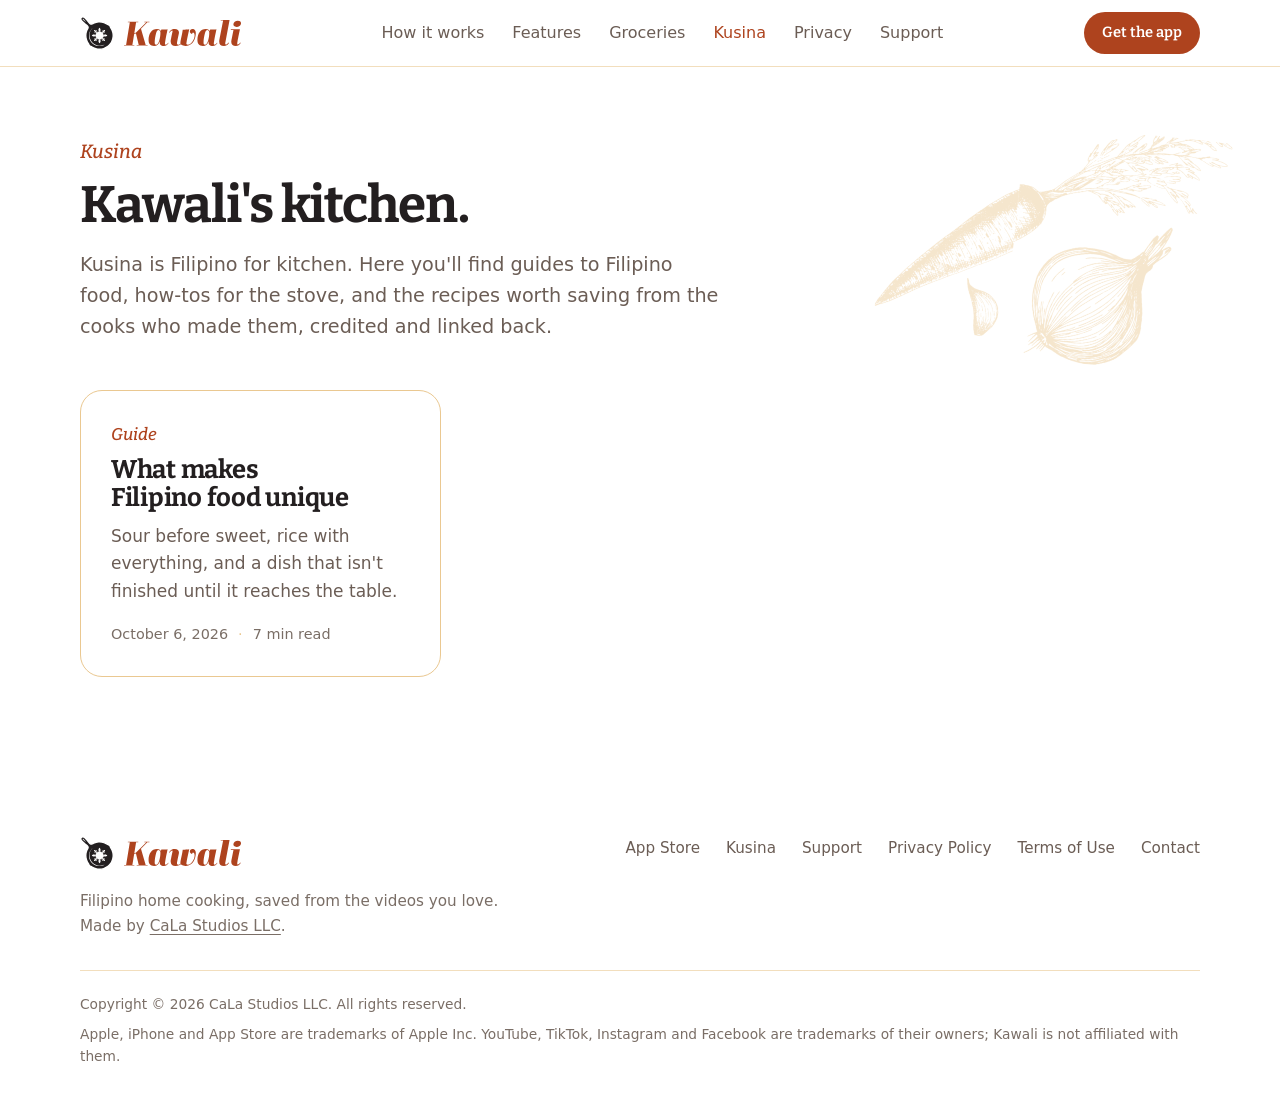
<file: kusina/index.html>
<!DOCTYPE html>
<html lang="en">
<head>
  <meta charset="utf-8">
  <meta name="viewport" content="width=device-width, initial-scale=1, viewport-fit=cover">
  <title>Kusina – Kawali</title>
  <meta name="description" content="Kusina is Kawali's kitchen: guides to Filipino food, how-tos for the stove, and recipes worth saving from the cooks who made them, credited and linked.">
  <link rel="canonical" href="https://kawali.app/kusina/">
  <meta name="theme-color" content="#ffffff">
  <meta property="og:type" content="website">
  <meta property="og:site_name" content="Kawali">
  <meta property="og:title" content="Kusina – Kawali">
  <meta property="og:description" content="Guides to Filipino food, how-tos for the stove, and the recipes worth saving.">
  <meta property="og:url" content="https://kawali.app/kusina/">
  <meta property="og:image" content="https://kawali.app/assets/img/og-image.jpg">
  <link rel="icon" href="/assets/img/icon-32.png" sizes="32x32" type="image/png">
  <link rel="icon" href="/assets/img/icon-16.png" sizes="16x16" type="image/png">
  <link rel="apple-touch-icon" href="/assets/img/icon-180.png">
  <link rel="stylesheet" href="/assets/css/site.css">
</head>
<body>
  <a class="skip-link" href="#main">Skip to content</a>

  <header class="site-header">
    <div class="container nav">
      <a class="nav-brand logo" href="/" aria-label="Kawali home"><img class="logo-pan" src="/assets/img/pan.svg" alt="Kawali logo" width="34" height="34"><span class="wordmark" role="img" aria-label="Kawali"></span></a>
      <ul class="nav-links" id="nav-links">
        <li><a href="/#how">How it works</a></li>
        <li><a href="/#features">Features</a></li>
        <li><a href="/#groceries">Groceries</a></li>
        <li><a href="/kusina/" aria-current="page">Kusina</a></li>
        <li><a href="/privacy">Privacy</a></li>
        <li><a href="/support">Support</a></li>
      </ul>
      <div class="nav-cta">
        <a class="btn btn-primary btn-sm" href="https://apps.apple.com/us/app/kawali-video-recipe-saver/id6808814154">Get the app</a>
        <button class="nav-toggle" type="button" aria-controls="nav-links" aria-expanded="false" aria-label="Menu"><span></span></button>
      </div>
    </div>
  </header>

  <main id="main">
    <div class="container">
      <header class="doc-hero post-hero">
        <span class="sketch sketch--produce" aria-hidden="true"></span>
        <span class="eyebrow">Kusina</span>
        <h1>Kawali's kitchen.</h1>
        <p class="lede post-dek">Kusina is Filipino for kitchen. Here you'll find guides to Filipino food, how-tos for the stove, and the recipes worth saving from the cooks who made them, credited and linked back.</p>
      </header>

      <ul class="post-list">
        <li>
          <a class="post-card" href="/kusina/what-makes-filipino-food-unique">
            <span class="post-kind">Guide</span>
            <h2>What makes Filipino food unique</h2>
            <p>Sour before sweet, rice with everything, and a dish that isn't finished until it reaches the table.</p>
            <span class="post-meta"><time datetime="2026-10-06">October 6, 2026</time><span>7 min read</span></span>
          </a>
        </li>
      </ul>
    </div>
  </main>

  <footer class="site-footer">
    <div class="container">
      <div class="footer-grid">
        <div class="footer-brand">
          <a class="logo" href="/" aria-label="Kawali home"><img class="logo-pan" src="/assets/img/pan.svg" alt="Kawali logo" width="34" height="34"><span class="wordmark" role="img" aria-label="Kawali"></span></a>
          <p>Filipino home cooking, saved from the videos you love. Made by <a href="https://calastudios.app/">CaLa Studios LLC</a>.</p>
        </div>
        <ul class="footer-links">
          <li><a href="https://apps.apple.com/us/app/kawali-video-recipe-saver/id6808814154">App Store</a></li>
          <li><a href="/kusina/">Kusina</a></li>
          <li><a href="/support">Support</a></li>
          <li><a href="/privacy">Privacy Policy</a></li>
          <li><a href="https://www.apple.com/legal/internet-services/itunes/dev/stdeula/">Terms of Use</a></li>
          <li><a href="mailto:support@calastudios.app">Contact</a></li>
        </ul>
      </div>
      <div class="footer-meta">
        <span>Copyright © <span data-year>2026</span> CaLa Studios LLC. All rights reserved.</span>
        <span>Apple, iPhone and App Store are trademarks of Apple Inc. YouTube, TikTok, Instagram and Facebook are trademarks of their owners; Kawali is not affiliated with them.</span>
      </div>
    </div>
  </footer>

  <script src="/assets/js/site.js" defer></script>
</body>
</html>
</file>
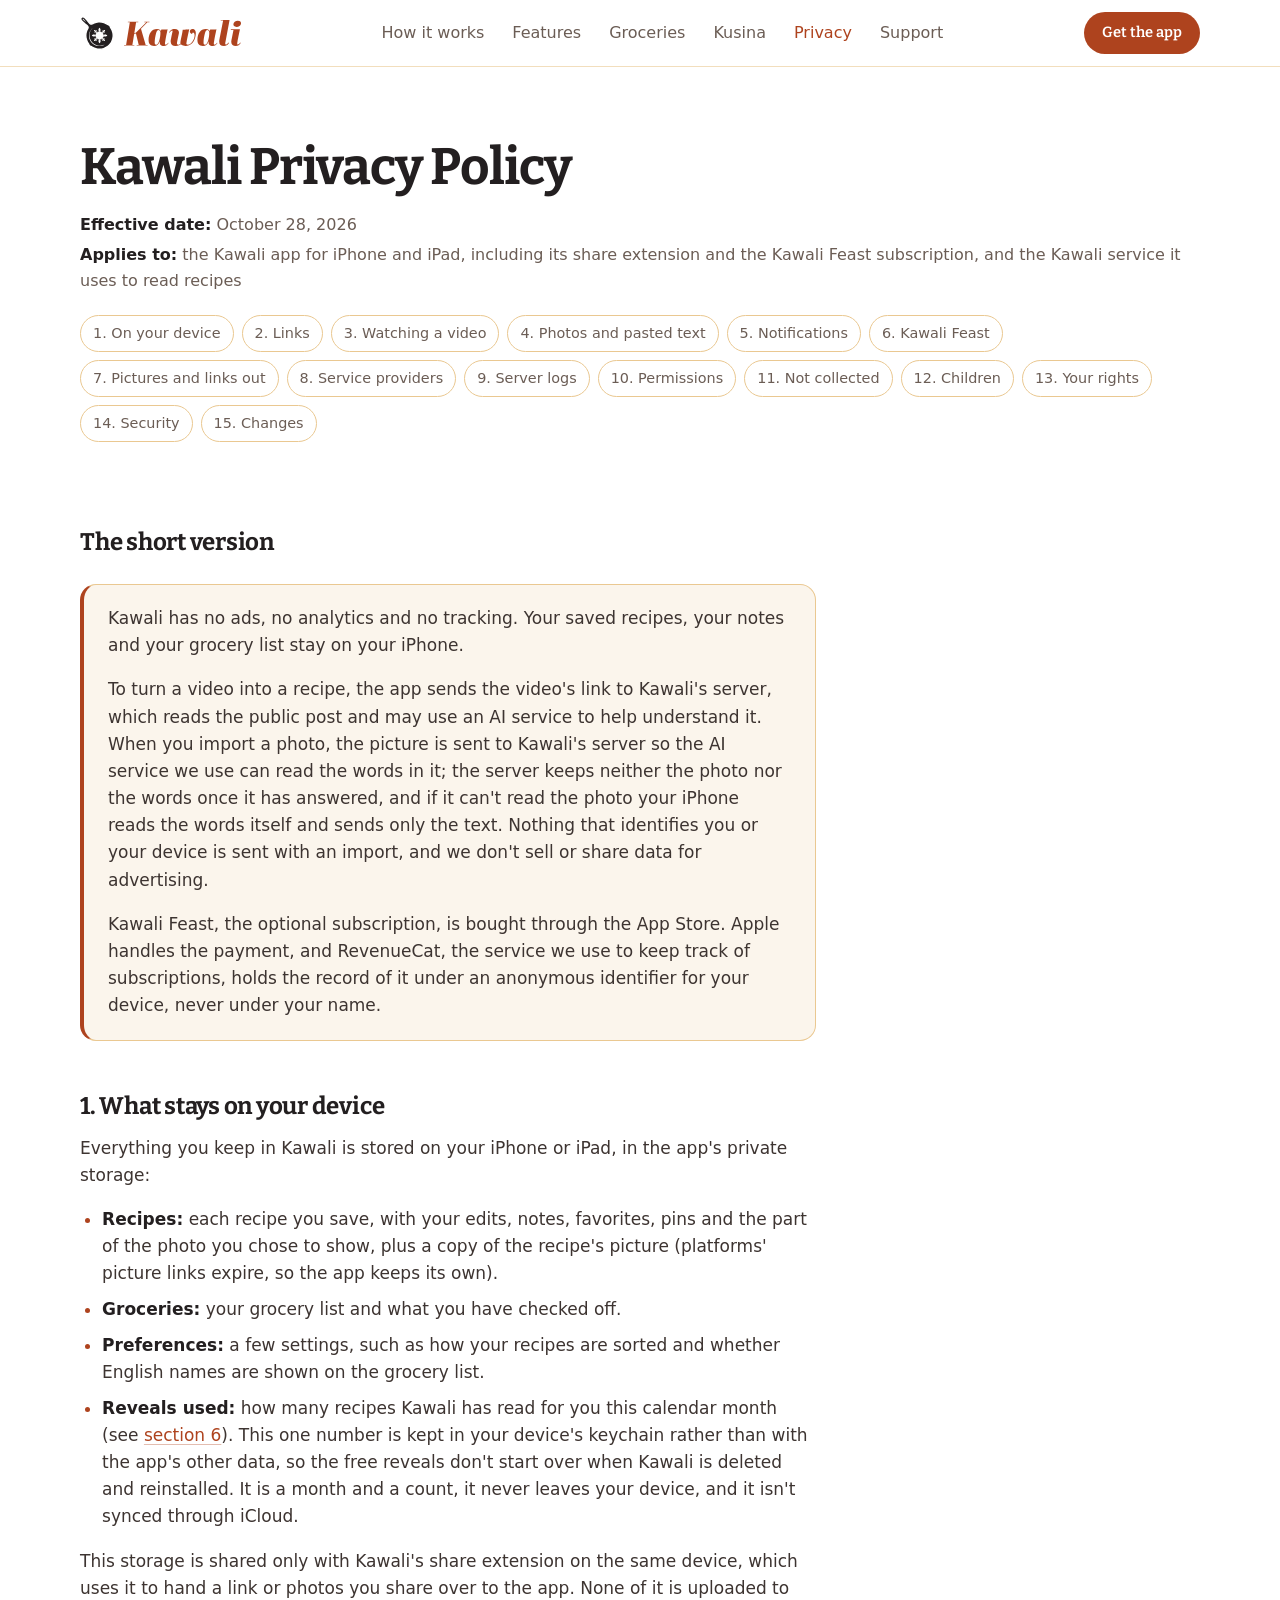
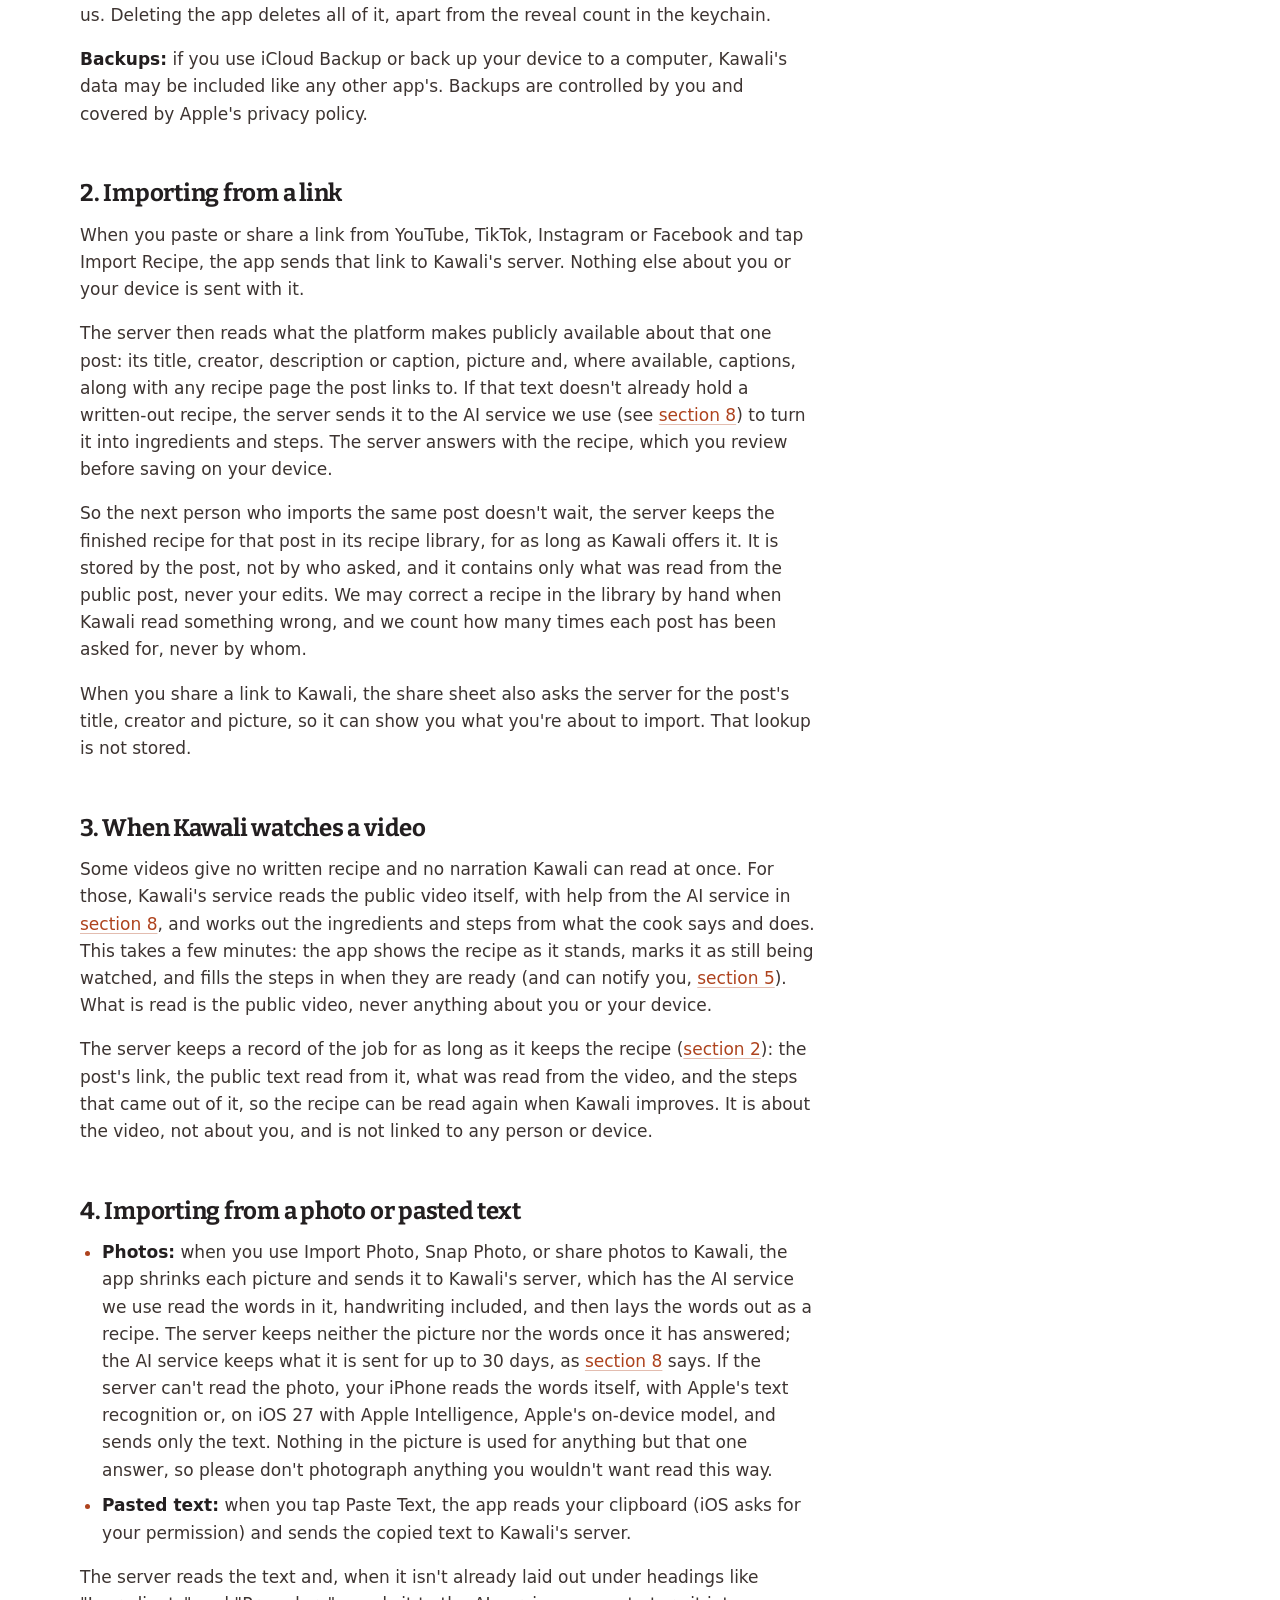
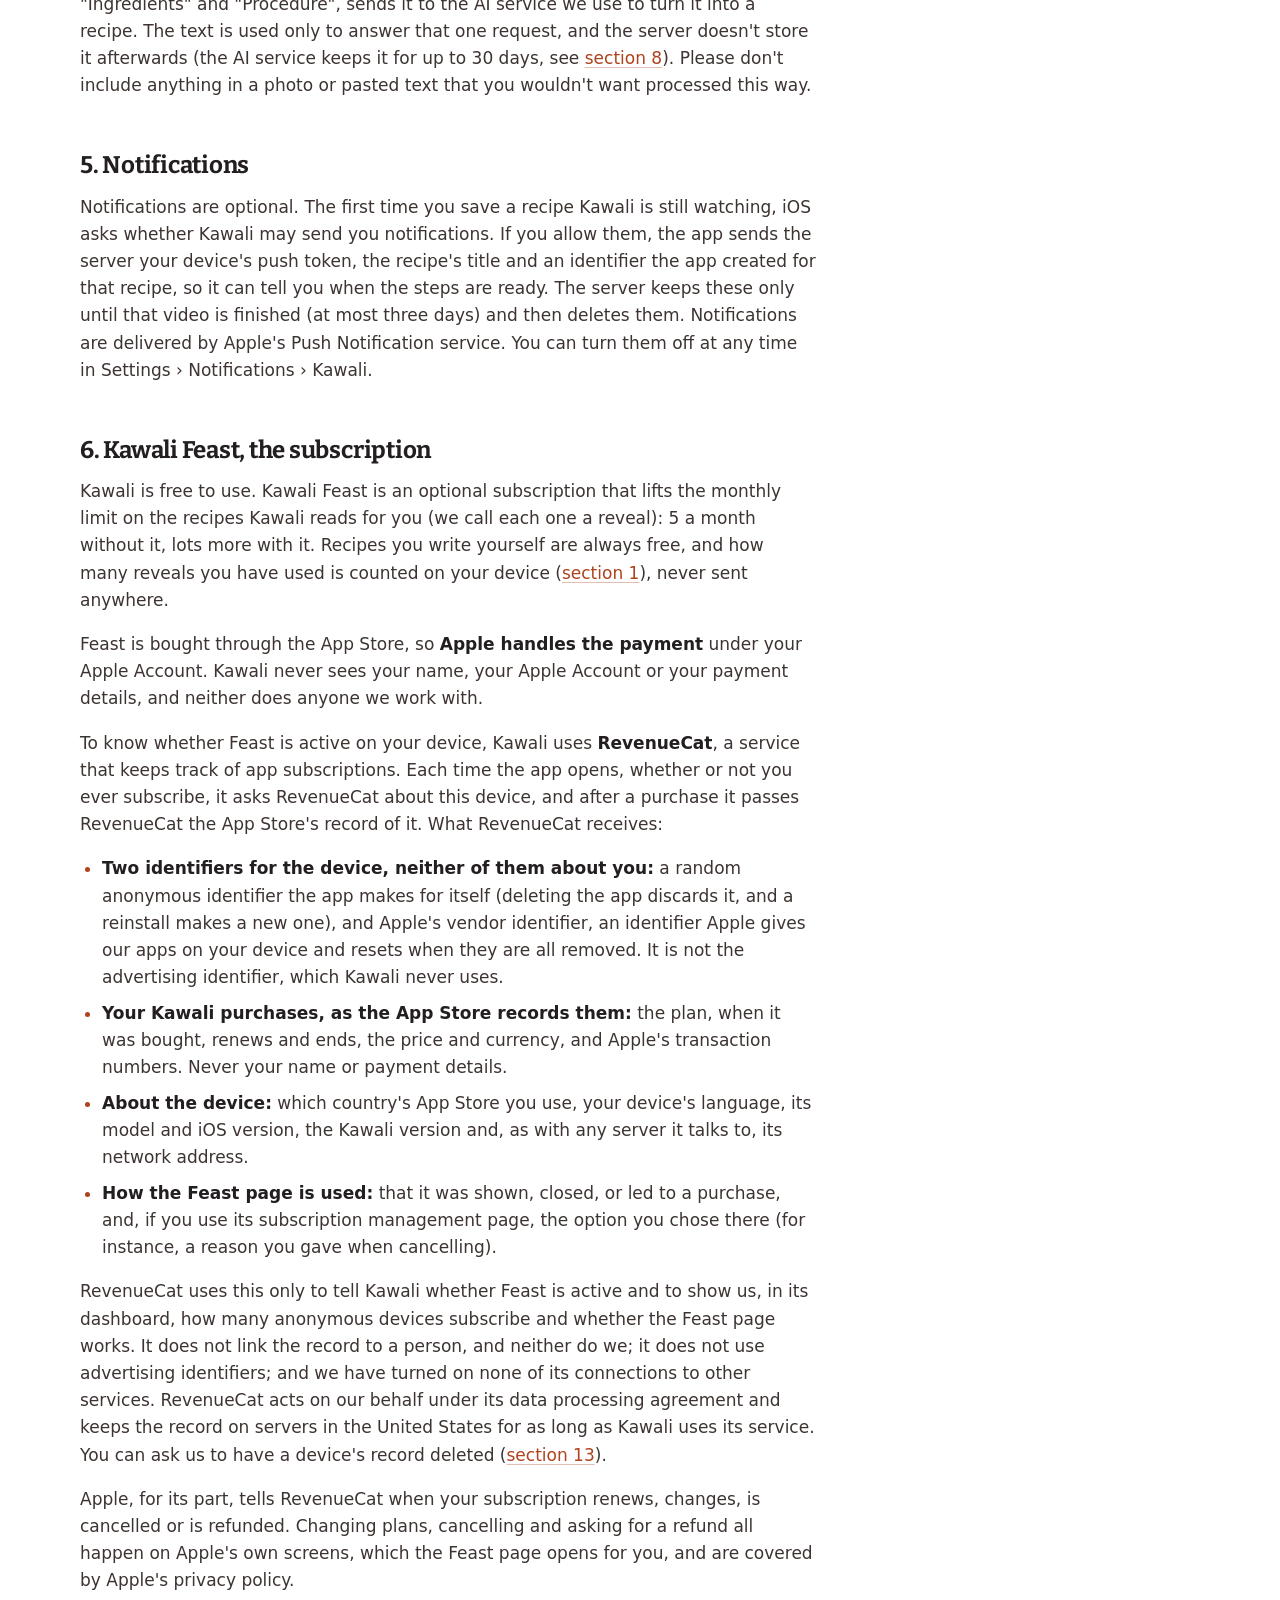
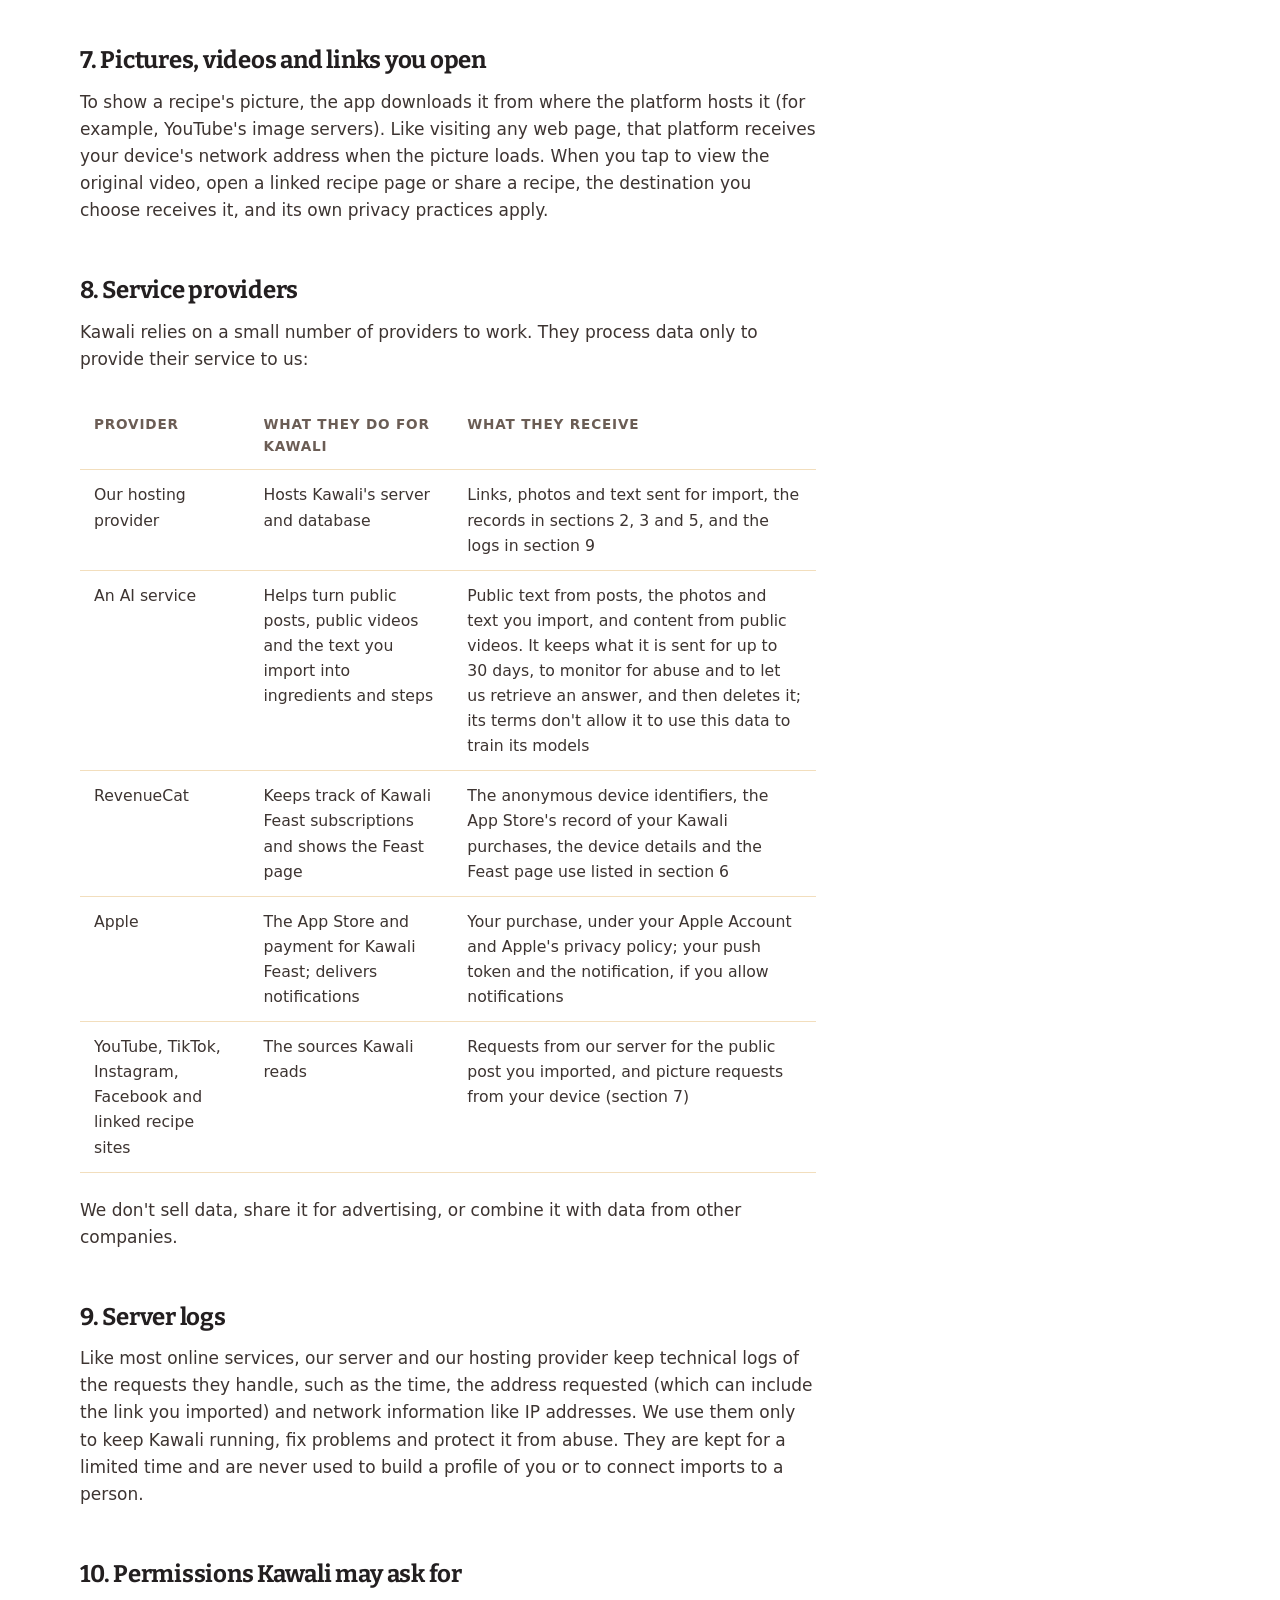
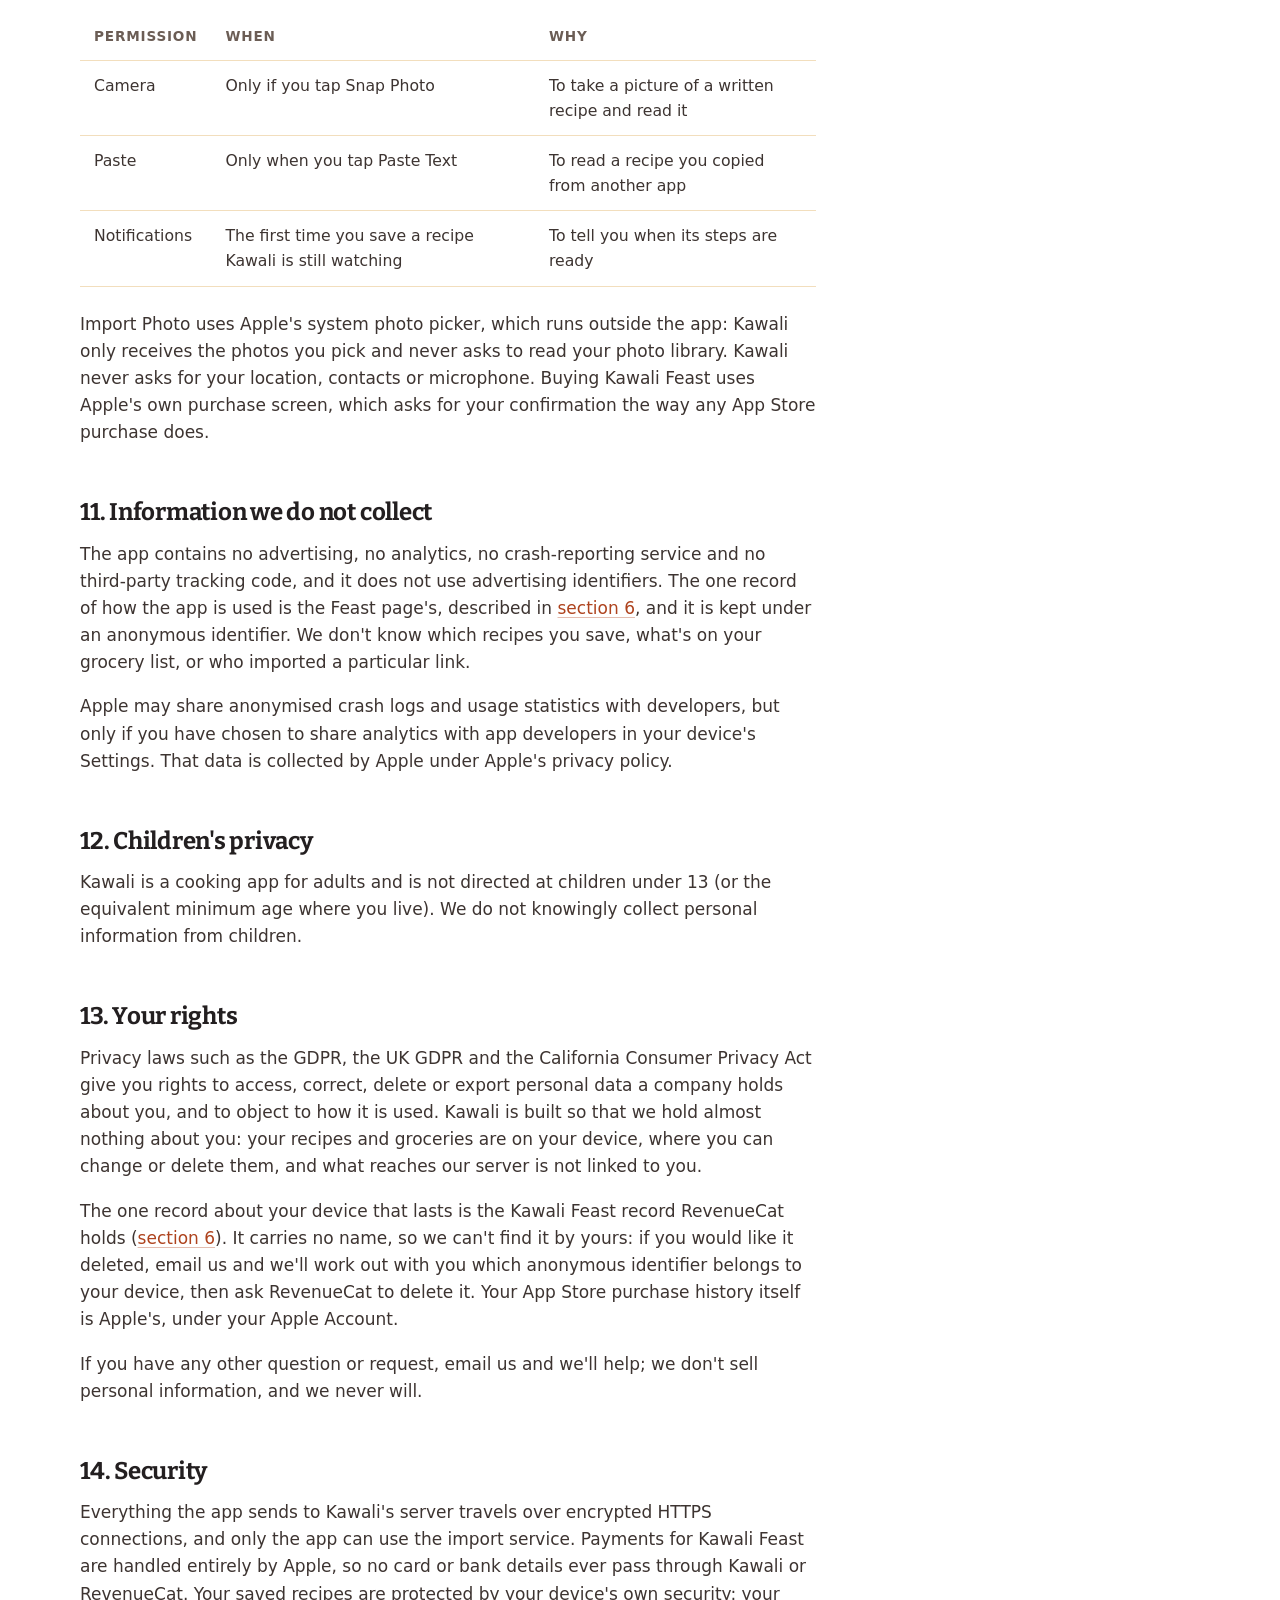
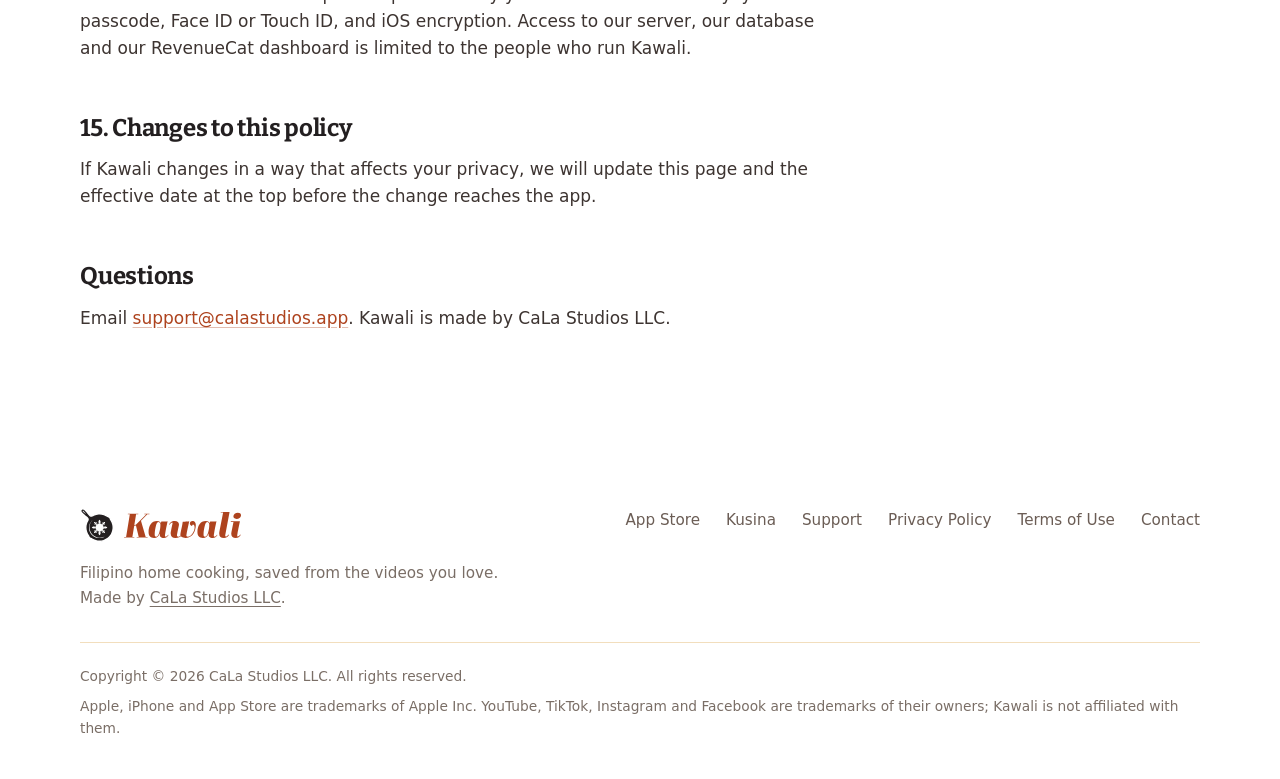
<file: privacy.html>
<!DOCTYPE html>
<html lang="en">
<head>
  <meta charset="utf-8">
  <meta name="viewport" content="width=device-width, initial-scale=1, viewport-fit=cover">
  <title>Kawali Privacy Policy</title>
  <meta name="description" content="Kawali has no ads, analytics or tracking, and your recipes stay on your iPhone. What is sent to read a recipe, and how the Feast subscription is handled.">
  <link rel="canonical" href="https://kawali.app/privacy">
  <meta name="theme-color" content="#ffffff">
  <meta property="og:type" content="article">
  <meta property="og:site_name" content="Kawali">
  <meta property="og:title" content="Kawali Privacy Policy">
  <meta property="og:description" content="No ads, analytics or tracking. Your recipes and grocery list stay on your iPhone.">
  <meta property="og:url" content="https://kawali.app/privacy">
  <meta property="og:image" content="https://kawali.app/assets/img/og-image.jpg">
  <link rel="icon" href="/assets/img/icon-32.png" sizes="32x32" type="image/png">
  <link rel="icon" href="/assets/img/icon-16.png" sizes="16x16" type="image/png">
  <link rel="apple-touch-icon" href="/assets/img/icon-180.png">
  <link rel="stylesheet" href="/assets/css/site.css">
  <script>if (window.self !== window.top) { document.documentElement.classList.add("embedded"); }</script>
</head>
<body>
  <a class="skip-link" href="#main">Skip to content</a>

  <header class="site-header">
    <div class="container nav">
      <a class="nav-brand logo" href="/" aria-label="Kawali home"><img class="logo-pan" src="/assets/img/pan.svg" alt="Kawali logo" width="34" height="34"><span class="wordmark" role="img" aria-label="Kawali"></span></a>
      <ul class="nav-links" id="nav-links">
        <li><a href="/#how">How it works</a></li>
        <li><a href="/#features">Features</a></li>
        <li><a href="/#groceries">Groceries</a></li>
        <li><a href="/kusina/">Kusina</a></li>
        <li><a href="/privacy" aria-current="page">Privacy</a></li>
        <li><a href="/support">Support</a></li>
      </ul>
      <div class="nav-cta">
        <a class="btn btn-primary btn-sm" href="https://apps.apple.com/us/app/kawali-video-recipe-saver/id6808814154">Get the app</a>
        <button class="nav-toggle" type="button" aria-controls="nav-links" aria-expanded="false" aria-label="Menu"><span></span></button>
      </div>
    </div>
  </header>

  <main id="main">
    <div class="container">
      <header class="doc-hero">
        <h1>Kawali Privacy Policy</h1>
        <div class="doc-meta">
          <span><strong>Effective date:</strong> October 28, 2026</span>
          <span><strong>Applies to:</strong> the Kawali app for iPhone and iPad, including its share extension and the Kawali Feast subscription, and the Kawali service it uses to read recipes</span>
        </div>
        <ul class="doc-toc" aria-label="Sections">
          <li><a href="#device">1. On your device</a></li>
          <li><a href="#links">2. Links</a></li>
          <li><a href="#watching">3. Watching a video</a></li>
          <li><a href="#photos-text">4. Photos and pasted text</a></li>
          <li><a href="#notifications">5. Notifications</a></li>
          <li><a href="#feast">6. Kawali Feast</a></li>
          <li><a href="#pictures">7. Pictures and links out</a></li>
          <li><a href="#providers">8. Service providers</a></li>
          <li><a href="#logs">9. Server logs</a></li>
          <li><a href="#permissions">10. Permissions</a></li>
          <li><a href="#not-collected">11. Not collected</a></li>
          <li><a href="#children">12. Children</a></li>
          <li><a href="#rights">13. Your rights</a></li>
          <li><a href="#security">14. Security</a></li>
          <li><a href="#changes">15. Changes</a></li>
        </ul>
      </header>

      <article class="doc">
        <h2 id="short-version">The short version</h2>
        <div class="summary">
          <p>Kawali has no ads, no analytics and no tracking. Your saved recipes, your notes and your grocery list stay on your iPhone.</p>
          <p>To turn a video into a recipe, the app sends the video's link to Kawali's server, which reads the public post and may use an AI service to help understand it. When you import a photo, the picture is sent to Kawali's server so the AI service we use can read the words in it; the server keeps neither the photo nor the words once it has answered, and if it can't read the photo your iPhone reads the words itself and sends only the text. Nothing that identifies you or your device is sent with an import, and we don't sell or share data for advertising.</p>
          <p>Kawali Feast, the optional subscription, is bought through the App Store. Apple handles the payment, and RevenueCat, the service we use to keep track of subscriptions, holds the record of it under an anonymous identifier for your device, never under your name.</p>
        </div>

        <h2 id="device">1. What stays on your device</h2>
        <p>Everything you keep in Kawali is stored on your iPhone or iPad, in the app's private storage:</p>
        <ul>
          <li><strong>Recipes:</strong> each recipe you save, with your edits, notes, favorites, pins and the part of the photo you chose to show, plus a copy of the recipe's picture (platforms' picture links expire, so the app keeps its own).</li>
          <li><strong>Groceries:</strong> your grocery list and what you have checked off.</li>
          <li><strong>Preferences:</strong> a few settings, such as how your recipes are sorted and whether English names are shown on the grocery list.</li>
          <li><strong>Reveals used:</strong> how many recipes Kawali has read for you this calendar month (see <a href="#feast">section 6</a>). This one number is kept in your device's keychain rather than with the app's other data, so the free reveals don't start over when Kawali is deleted and reinstalled. It is a month and a count, it never leaves your device, and it isn't synced through iCloud.</li>
        </ul>
        <p>This storage is shared only with Kawali's share extension on the same device, which uses it to hand a link or photos you share over to the app. None of it is uploaded to us. Deleting the app deletes all of it, apart from the reveal count in the keychain.</p>
        <p><strong>Backups:</strong> if you use iCloud Backup or back up your device to a computer, Kawali's data may be included like any other app's. Backups are controlled by you and covered by Apple's privacy policy.</p>

        <h2 id="links">2. Importing from a link</h2>
        <p>When you paste or share a link from YouTube, TikTok, Instagram or Facebook and tap Import Recipe, the app sends that link to Kawali's server. Nothing else about you or your device is sent with it.</p>
        <p>The server then reads what the platform makes publicly available about that one post: its title, creator, description or caption, picture and, where available, captions, along with any recipe page the post links to. If that text doesn't already hold a written-out recipe, the server sends it to the AI service we use (see <a href="#providers">section 8</a>) to turn it into ingredients and steps. The server answers with the recipe, which you review before saving on your device.</p>
        <p>So the next person who imports the same post doesn't wait, the server keeps the finished recipe for that post in its recipe library, for as long as Kawali offers it. It is stored by the post, not by who asked, and it contains only what was read from the public post, never your edits. We may correct a recipe in the library by hand when Kawali read something wrong, and we count how many times each post has been asked for, never by whom.</p>
        <p>When you share a link to Kawali, the share sheet also asks the server for the post's title, creator and picture, so it can show you what you're about to import. That lookup is not stored.</p>

        <h2 id="watching">3. When Kawali watches a video</h2>
        <p>Some videos give no written recipe and no narration Kawali can read at once. For those, Kawali's service reads the public video itself, with help from the AI service in <a href="#providers">section 8</a>, and works out the ingredients and steps from what the cook says and does. This takes a few minutes: the app shows the recipe as it stands, marks it as still being watched, and fills the steps in when they are ready (and can notify you, <a href="#notifications">section 5</a>). What is read is the public video, never anything about you or your device.</p>
        <p>The server keeps a record of the job for as long as it keeps the recipe (<a href="#links">section 2</a>): the post's link, the public text read from it, what was read from the video, and the steps that came out of it, so the recipe can be read again when Kawali improves. It is about the video, not about you, and is not linked to any person or device.</p>

        <h2 id="photos-text">4. Importing from a photo or pasted text</h2>
        <ul>
          <li><strong>Photos:</strong> when you use Import Photo, Snap Photo, or share photos to Kawali, the app shrinks each picture and sends it to Kawali's server, which has the AI service we use read the words in it, handwriting included, and then lays the words out as a recipe. The server keeps neither the picture nor the words once it has answered; the AI service keeps what it is sent for up to 30 days, as <a href="#providers">section 8</a> says. If the server can't read the photo, your iPhone reads the words itself, with Apple's text recognition or, on iOS 27 with Apple Intelligence, Apple's on-device model, and sends only the text. Nothing in the picture is used for anything but that one answer, so please don't photograph anything you wouldn't want read this way.</li>
          <li><strong>Pasted text:</strong> when you tap Paste Text, the app reads your clipboard (iOS asks for your permission) and sends the copied text to Kawali's server.</li>
        </ul>
        <p>The server reads the text and, when it isn't already laid out under headings like "Ingredients" and "Procedure", sends it to the AI service we use to turn it into a recipe. The text is used only to answer that one request, and the server doesn't store it afterwards (the AI service keeps it for up to 30 days, see <a href="#providers">section 8</a>). Please don't include anything in a photo or pasted text that you wouldn't want processed this way.</p>

        <h2 id="notifications">5. Notifications</h2>
        <p>Notifications are optional. The first time you save a recipe Kawali is still watching, iOS asks whether Kawali may send you notifications. If you allow them, the app sends the server your device's push token, the recipe's title and an identifier the app created for that recipe, so it can tell you when the steps are ready. The server keeps these only until that video is finished (at most three days) and then deletes them. Notifications are delivered by Apple's Push Notification service. You can turn them off at any time in Settings › Notifications › Kawali.</p>

        <h2 id="feast">6. Kawali Feast, the subscription</h2>
        <p>Kawali is free to use. Kawali Feast is an optional subscription that lifts the monthly limit on the recipes Kawali reads for you (we call each one a reveal): 5 a month without it, lots more with it. Recipes you write yourself are always free, and how many reveals you have used is counted on your device (<a href="#device">section 1</a>), never sent anywhere.</p>
        <p>Feast is bought through the App Store, so <strong>Apple handles the payment</strong> under your Apple Account. Kawali never sees your name, your Apple Account or your payment details, and neither does anyone we work with.</p>
        <p>To know whether Feast is active on your device, Kawali uses <strong>RevenueCat</strong>, a service that keeps track of app subscriptions. Each time the app opens, whether or not you ever subscribe, it asks RevenueCat about this device, and after a purchase it passes RevenueCat the App Store's record of it. What RevenueCat receives:</p>
        <ul>
          <li><strong>Two identifiers for the device, neither of them about you:</strong> a random anonymous identifier the app makes for itself (deleting the app discards it, and a reinstall makes a new one), and Apple's vendor identifier, an identifier Apple gives our apps on your device and resets when they are all removed. It is not the advertising identifier, which Kawali never uses.</li>
          <li><strong>Your Kawali purchases, as the App Store records them:</strong> the plan, when it was bought, renews and ends, the price and currency, and Apple's transaction numbers. Never your name or payment details.</li>
          <li><strong>About the device:</strong> which country's App Store you use, your device's language, its model and iOS version, the Kawali version and, as with any server it talks to, its network address.</li>
          <li><strong>How the Feast page is used:</strong> that it was shown, closed, or led to a purchase, and, if you use its subscription management page, the option you chose there (for instance, a reason you gave when cancelling).</li>
        </ul>
        <p>RevenueCat uses this only to tell Kawali whether Feast is active and to show us, in its dashboard, how many anonymous devices subscribe and whether the Feast page works. It does not link the record to a person, and neither do we; it does not use advertising identifiers; and we have turned on none of its connections to other services. RevenueCat acts on our behalf under its data processing agreement and keeps the record on servers in the United States for as long as Kawali uses its service. You can ask us to have a device's record deleted (<a href="#rights">section 13</a>).</p>
        <p>Apple, for its part, tells RevenueCat when your subscription renews, changes, is cancelled or is refunded. Changing plans, cancelling and asking for a refund all happen on Apple's own screens, which the Feast page opens for you, and are covered by Apple's privacy policy.</p>

        <h2 id="pictures">7. Pictures, videos and links you open</h2>
        <p>To show a recipe's picture, the app downloads it from where the platform hosts it (for example, YouTube's image servers). Like visiting any web page, that platform receives your device's network address when the picture loads. When you tap to view the original video, open a linked recipe page or share a recipe, the destination you choose receives it, and its own privacy practices apply.</p>

        <h2 id="providers">8. Service providers</h2>
        <p>Kawali relies on a small number of providers to work. They process data only to provide their service to us:</p>
        <div class="table-wrap">
          <table>
            <thead><tr><th>Provider</th><th>What they do for Kawali</th><th>What they receive</th></tr></thead>
            <tbody>
              <tr><td>Our hosting provider</td><td>Hosts Kawali's server and database</td><td>Links, photos and text sent for import, the records in sections 2, 3 and 5, and the logs in section 9</td></tr>
              <tr><td>An AI service</td><td>Helps turn public posts, public videos and the text you import into ingredients and steps</td><td>Public text from posts, the photos and text you import, and content from public videos. It keeps what it is sent for up to 30 days, to monitor for abuse and to let us retrieve an answer, and then deletes it; its terms don't allow it to use this data to train its models</td></tr>
              <tr><td>RevenueCat</td><td>Keeps track of Kawali Feast subscriptions and shows the Feast page</td><td>The anonymous device identifiers, the App Store's record of your Kawali purchases, the device details and the Feast page use listed in section 6</td></tr>
              <tr><td>Apple</td><td>The App Store and payment for Kawali Feast; delivers notifications</td><td>Your purchase, under your Apple Account and Apple's privacy policy; your push token and the notification, if you allow notifications</td></tr>
              <tr><td>YouTube, TikTok, Instagram, Facebook and linked recipe sites</td><td>The sources Kawali reads</td><td>Requests from our server for the public post you imported, and picture requests from your device (section 7)</td></tr>
            </tbody>
          </table>
        </div>
        <p>We don't sell data, share it for advertising, or combine it with data from other companies.</p>

        <h2 id="logs">9. Server logs</h2>
        <p>Like most online services, our server and our hosting provider keep technical logs of the requests they handle, such as the time, the address requested (which can include the link you imported) and network information like IP addresses. We use them only to keep Kawali running, fix problems and protect it from abuse. They are kept for a limited time and are never used to build a profile of you or to connect imports to a person.</p>

        <h2 id="permissions">10. Permissions Kawali may ask for</h2>
        <div class="table-wrap">
          <table>
            <thead><tr><th>Permission</th><th>When</th><th>Why</th></tr></thead>
            <tbody>
              <tr><td>Camera</td><td>Only if you tap Snap Photo</td><td>To take a picture of a written recipe and read it</td></tr>
              <tr><td>Paste</td><td>Only when you tap Paste Text</td><td>To read a recipe you copied from another app</td></tr>
              <tr><td>Notifications</td><td>The first time you save a recipe Kawali is still watching</td><td>To tell you when its steps are ready</td></tr>
            </tbody>
          </table>
        </div>
        <p>Import Photo uses Apple's system photo picker, which runs outside the app: Kawali only receives the photos you pick and never asks to read your photo library. Kawali never asks for your location, contacts or microphone. Buying Kawali Feast uses Apple's own purchase screen, which asks for your confirmation the way any App Store purchase does.</p>

        <h2 id="not-collected">11. Information we do not collect</h2>
        <p>The app contains no advertising, no analytics, no crash-reporting service and no third-party tracking code, and it does not use advertising identifiers. The one record of how the app is used is the Feast page's, described in <a href="#feast">section 6</a>, and it is kept under an anonymous identifier. We don't know which recipes you save, what's on your grocery list, or who imported a particular link.</p>
        <p>Apple may share anonymised crash logs and usage statistics with developers, but only if you have chosen to share analytics with app developers in your device's Settings. That data is collected by Apple under Apple's privacy policy.</p>

        <h2 id="children">12. Children's privacy</h2>
        <p>Kawali is a cooking app for adults and is not directed at children under 13 (or the equivalent minimum age where you live). We do not knowingly collect personal information from children.</p>

        <h2 id="rights">13. Your rights</h2>
        <p>Privacy laws such as the GDPR, the UK GDPR and the California Consumer Privacy Act give you rights to access, correct, delete or export personal data a company holds about you, and to object to how it is used. Kawali is built so that we hold almost nothing about you: your recipes and groceries are on your device, where you can change or delete them, and what reaches our server is not linked to you.</p>
        <p>The one record about your device that lasts is the Kawali Feast record RevenueCat holds (<a href="#feast">section 6</a>). It carries no name, so we can't find it by yours: if you would like it deleted, email us and we'll work out with you which anonymous identifier belongs to your device, then ask RevenueCat to delete it. Your App Store purchase history itself is Apple's, under your Apple Account.</p>
        <p>If you have any other question or request, email us and we'll help; we don't sell personal information, and we never will.</p>

        <h2 id="security">14. Security</h2>
        <p>Everything the app sends to Kawali's server travels over encrypted HTTPS connections, and only the app can use the import service. Payments for Kawali Feast are handled entirely by Apple, so no card or bank details ever pass through Kawali or RevenueCat. Your saved recipes are protected by your device's own security: your passcode, Face ID or Touch ID, and iOS encryption. Access to our server, our database and our RevenueCat dashboard is limited to the people who run Kawali.</p>

        <h2 id="changes">15. Changes to this policy</h2>
        <p>If Kawali changes in a way that affects your privacy, we will update this page and the effective date at the top before the change reaches the app.</p>

        <h2 id="contact">Questions</h2>
        <p>Email <a href="mailto:support@calastudios.app?subject=Kawali%20privacy">support@calastudios.app</a>. Kawali is made by CaLa Studios LLC.</p>
      </article>
    </div>
  </main>

  <footer class="site-footer">
    <div class="container">
      <div class="footer-grid">
        <div class="footer-brand">
          <a class="logo" href="/" aria-label="Kawali home"><img class="logo-pan" src="/assets/img/pan.svg" alt="Kawali logo" width="34" height="34"><span class="wordmark" role="img" aria-label="Kawali"></span></a>
          <p>Filipino home cooking, saved from the videos you love. Made by <a href="https://calastudios.app/">CaLa Studios LLC</a>.</p>
        </div>
        <ul class="footer-links">
          <li><a href="https://apps.apple.com/us/app/kawali-video-recipe-saver/id6808814154">App Store</a></li>
          <li><a href="/kusina/">Kusina</a></li>
          <li><a href="/support">Support</a></li>
          <li><a href="/privacy">Privacy Policy</a></li>
          <li><a href="https://www.apple.com/legal/internet-services/itunes/dev/stdeula/">Terms of Use</a></li>
          <li><a href="mailto:support@calastudios.app">Contact</a></li>
        </ul>
      </div>
      <div class="footer-meta">
        <span>Copyright © <span data-year>2026</span> CaLa Studios LLC. All rights reserved.</span>
        <span>Apple, iPhone and App Store are trademarks of Apple Inc. YouTube, TikTok, Instagram and Facebook are trademarks of their owners; Kawali is not affiliated with them.</span>
      </div>
    </div>
  </footer>

  <script src="/assets/js/site.js" defer></script>
</body>
</html>
</file>
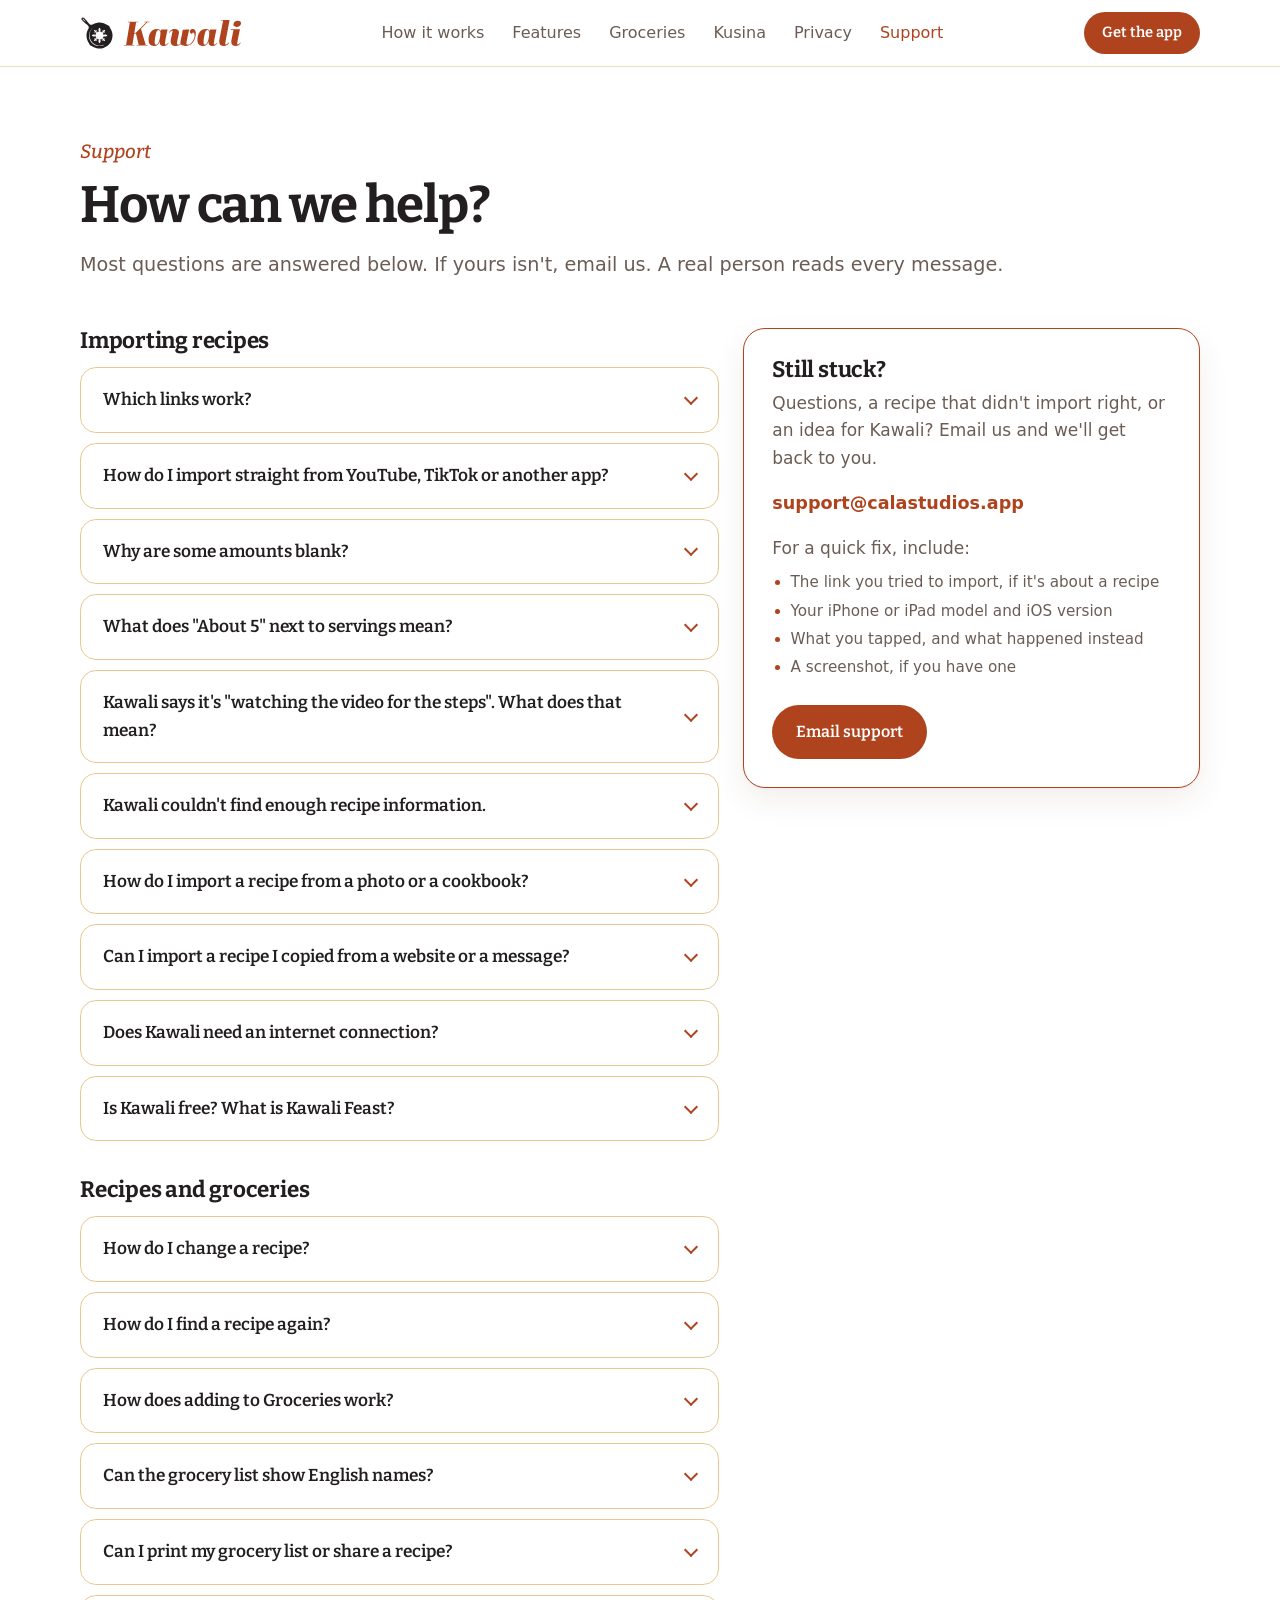
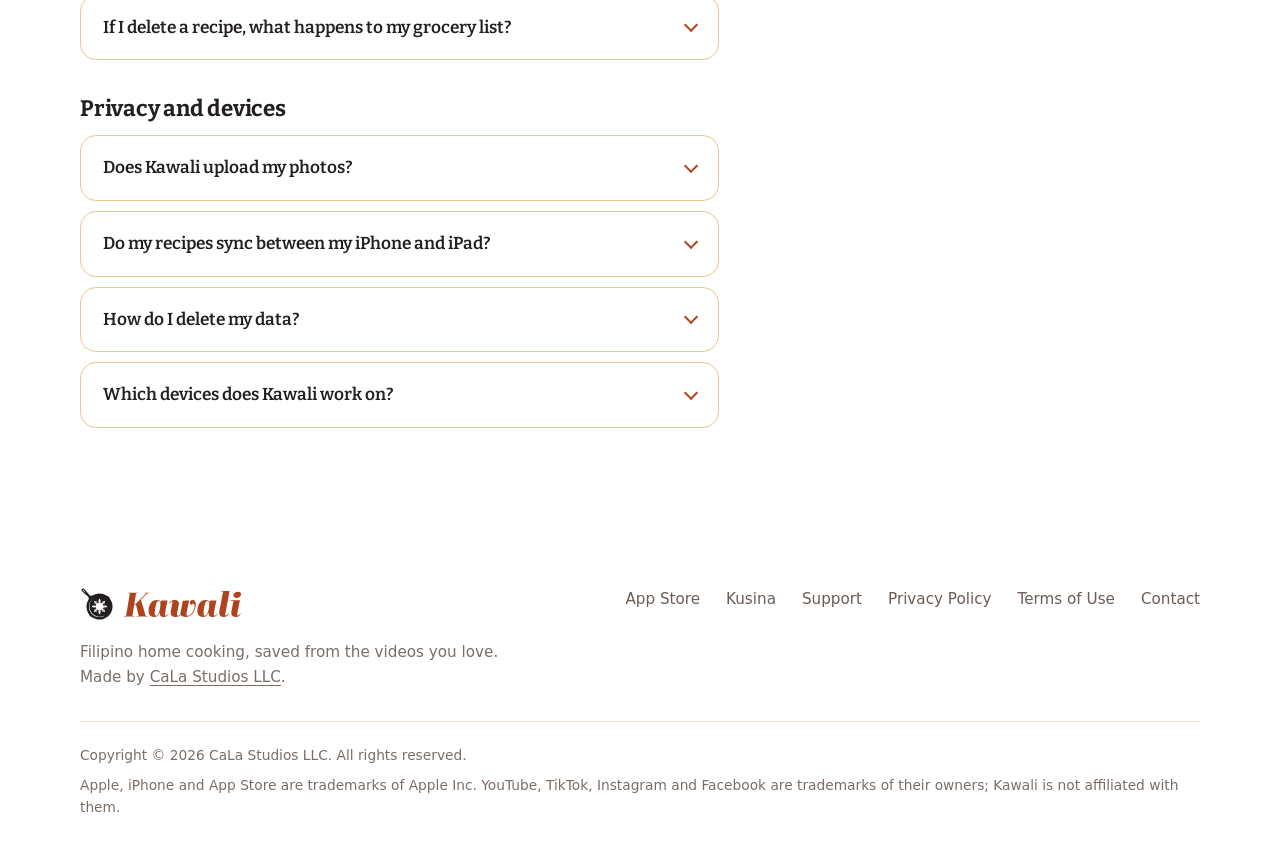
<file: support.html>
<!DOCTYPE html>
<html lang="en">
<head>
  <meta charset="utf-8">
  <meta name="viewport" content="width=device-width, initial-scale=1, viewport-fit=cover">
  <title>Kawali Support</title>
  <meta name="description" content="Help with Kawali: which links work, sharing from YouTube and TikTok, blank amounts, importing from a photo, the grocery list, and how to reach us.">
  <link rel="canonical" href="https://kawali.app/support">
  <meta name="theme-color" content="#ffffff">
  <meta property="og:type" content="website">
  <meta property="og:site_name" content="Kawali">
  <meta property="og:title" content="Kawali Support">
  <meta property="og:description" content="Quick answers, and a real person to email.">
  <meta property="og:url" content="https://kawali.app/support">
  <meta property="og:image" content="https://kawali.app/assets/img/og-image.jpg">
  <link rel="icon" href="/assets/img/icon-32.png" sizes="32x32" type="image/png">
  <link rel="icon" href="/assets/img/icon-16.png" sizes="16x16" type="image/png">
  <link rel="apple-touch-icon" href="/assets/img/icon-180.png">
  <link rel="stylesheet" href="/assets/css/site.css">
</head>
<body>
  <a class="skip-link" href="#main">Skip to content</a>

  <header class="site-header">
    <div class="container nav">
      <a class="nav-brand logo" href="/" aria-label="Kawali home"><img class="logo-pan" src="/assets/img/pan.svg" alt="Kawali logo" width="34" height="34"><span class="wordmark" role="img" aria-label="Kawali"></span></a>
      <ul class="nav-links" id="nav-links">
        <li><a href="/#how">How it works</a></li>
        <li><a href="/#features">Features</a></li>
        <li><a href="/#groceries">Groceries</a></li>
        <li><a href="/kusina/">Kusina</a></li>
        <li><a href="/privacy">Privacy</a></li>
        <li><a href="/support" aria-current="page">Support</a></li>
      </ul>
      <div class="nav-cta">
        <a class="btn btn-primary btn-sm" href="https://apps.apple.com/us/app/kawali-video-recipe-saver/id6808814154">Get the app</a>
        <button class="nav-toggle" type="button" aria-controls="nav-links" aria-expanded="false" aria-label="Menu"><span></span></button>
      </div>
    </div>
  </header>

  <main id="main">
    <div class="container">
      <header class="doc-hero">
        <span class="eyebrow">Support</span>
        <h1>How can we help?</h1>
        <p class="lede">Most questions are answered below. If yours isn't, email us. A real person reads every message.</p>
      </header>

      <div class="support-grid">
        <div>
          <section class="faq-group">
            <h2>Importing recipes</h2>
            <div class="faq">
              <details id="links">
                <summary>Which links work?</summary>
                <div class="answer">
                  <p>Links to a single post on:</p>
                  <ul>
                    <li><strong>YouTube:</strong> videos, Shorts and youtu.be share links.</li>
                    <li><strong>TikTok:</strong> videos, photo posts and share links (vm.tiktok.com and the like).</li>
                    <li><strong>Instagram:</strong> posts and Reels.</li>
                    <li><strong>Facebook:</strong> videos, Reels, posts and fb.watch or share links.</li>
                  </ul>
                  <p>Profiles, channels, feeds and hashtags aren't links to one recipe, so Kawali can't import them. Open the video itself and copy or share its link.</p>
                </div>
              </details>
              <details id="share">
                <summary>How do I import straight from YouTube, TikTok or another app?</summary>
                <div class="answer">
                  <ol>
                    <li>In the app, tap <strong>Share</strong> on the video or post.</li>
                    <li>Choose <strong>Kawali</strong> in the row of apps. If it isn't there, scroll to the end of the row and tap <strong>More</strong>; some apps put this under "Share to" or "Other".</li>
                    <li>The sheet shows the video's picture and title. Tap <strong>Import Recipe</strong> and Kawali opens with it.</li>
                  </ol>
                  <p>This works from Safari, too, and from the Photos app for up to four pictures of a written recipe. If iOS doesn't switch to Kawali on its own, open Kawali and the import will be waiting.</p>
                </div>
              </details>
              <details id="blank-amounts">
                <summary>Why are some amounts blank?</summary>
                <div class="answer">
                  <p>Because the video didn't say. If the cook says "konting patis lang", Kawali writes down patis and marks the amount <strong>not specified</strong> rather than guessing. Kawali never invents a quantity, a cooking time or a serving count, and it lists anything it's unsure of on the review screen before you save.</p>
                  <p>Tap an ingredient to fill in the amount the way you make it. You can edit any recipe later from its page, too.</p>
                </div>
              </details>
              <details id="servings">
                <summary>What does "About 5" next to servings mean?</summary>
                <div class="answer">
                  <p>When a video doesn't say how many it feeds, Kawali may estimate it from the weight of the main ingredient, for example 2 lb of chicken thighs. The estimate is shown as "~5" and stays an estimate until you tap <strong>Use 5</strong> or enter your own number.</p>
                </div>
              </details>
              <details id="watching">
                <summary>Kawali says it's "watching the video for the steps". What does that mean?</summary>
                <div class="answer">
                  <p>Some videos show the cooking without saying the steps anywhere Kawali can read them. For those, Kawali watches the video itself to work them out, which takes longer than a normal import.</p>
                  <p>You don't have to wait. Save the recipe: it shows an hourglass on your recipe list until the steps arrive, and they're added to the recipe on their own. If you allow notifications, Kawali tells you when they're ready, or if the video gave no steps.</p>
                </div>
              </details>
              <details id="not-enough">
                <summary>Kawali couldn't find enough recipe information.</summary>
                <div class="answer">
                  <p>Some posts simply don't contain a recipe: just the dish's name and some music. When that happens you can:</p>
                  <ul>
                    <li>Tap <strong>Create Manually</strong> to write the recipe yourself. The video stays attached as the source.</li>
                    <li>If the creator posted the recipe somewhere else, such as a website or a pinned comment, copy it and use <strong>Paste Text</strong>.</li>
                    <li>If the problem was the connection, tap <strong>Try Again</strong>. Your link isn't lost.</li>
                  </ul>
                </div>
              </details>
              <details id="photo">
                <summary>How do I import a recipe from a photo or a cookbook?</summary>
                <div class="answer">
                  <p>On the Import screen, tap <strong>Import Photo</strong> to pick up to four pictures (for a recipe that runs over more than one page), or <strong>Snap Photo</strong> to use the camera. Kawali reads the words on your iPhone; the photo itself never leaves it.</p>
                  <p>For the best reading:</p>
                  <ul>
                    <li>Get the whole ingredient list and the steps in the picture, in good light.</li>
                    <li>Keep the page flat and the camera square to it.</li>
                    <li>For a page with two columns, crop or photograph one column at a time. Kawali reads across the page, so side-by-side columns can get mixed.</li>
                  </ul>
                  <p>Handwriting is harder to read than print, so check the result on the review screen. The text Kawali read stays with the recipe under Source, so you can compare.</p>
                </div>
              </details>
              <details id="paste">
                <summary>Can I import a recipe I copied from a website or a message?</summary>
                <div class="answer">
                  <p>Yes. Copy the recipe, then tap <strong>Paste Text</strong> on the Import screen. iOS asks once whether Kawali may paste from the app you copied it in. If what you copied is a link, Kawali imports it as a link. To start from nothing, tap <strong>Make Your Own</strong>.</p>
                </div>
              </details>
              <details id="internet">
                <summary>Does Kawali need an internet connection?</summary>
                <div class="answer">
                  <p>Only to import. Reading a link, or the text from a photo, happens on Kawali's server. Your saved recipes and your grocery list are on your iPhone and work offline, which is handy at the store.</p>
                </div>
              </details>
              <details id="feast">
                <summary>Is Kawali free? What is Kawali Feast?</summary>
                <div class="answer">
                  <p>Kawali is free to download, and each month you get 5 free recipe reveals. A reveal is each recipe Kawali reads for you, from a link, a photo or pasted text. Saving, editing, <strong>Make Your Own</strong> and the grocery list never use one.</p>
                  <p><strong>Kawali Feast</strong> is the optional subscription for cooks who import more, with lots more reveals every month: $4.99 a month or $29.99 a year on the US App Store, bought through Apple under your Apple Account. Tap <strong>Feast</strong> on the Recipes screen, or the pan beside the Kawali name, to see the plans, and cancel any time in your iPhone's Settings under your Apple Account's Subscriptions.</p>
                </div>
              </details>
            </div>
          </section>

          <section class="faq-group">
            <h2>Recipes and groceries</h2>
            <div class="faq">
              <details id="edit">
                <summary>How do I change a recipe?</summary>
                <div class="answer">
                  <p>Open the recipe, tap the <strong>•••</strong> button at the top and choose <strong>Edit Recipe</strong>. You can change the title, servings, times, dish family and region, fix or add ingredients, add, remove and reorder steps, and write notes like family tips or substitutions. <strong>Adjust Photo</strong> lets you choose which part of the picture shows.</p>
                </div>
              </details>
              <details id="find">
                <summary>How do I find a recipe again?</summary>
                <div class="answer">
                  <p>Use <strong>Search</strong> to look through your recipes by name or ingredient. On the recipe list you can sort by Recently Added, A to Z or Favorites, and <strong>Pin to Top</strong> keeps your go-to dishes first. Inside a long recipe, <strong>Find in recipe</strong> jumps to a word.</p>
                </div>
              </details>
              <details id="grocery-add">
                <summary>How does adding to Groceries work?</summary>
                <div class="answer">
                  <p>On a recipe, tap <strong>Add to Groceries</strong> and choose what you need. Optional ingredients start unchecked, and anything already on your list from that recipe is skipped. Items are sorted by aisle, and the same ingredient from different recipes is added up when the units match; each item shows which recipes it's for.</p>
                  <p>Tick items off as you shop and tap <strong>Clear Completed</strong> when you're done. To take a whole recipe's items off the list, remove the recipe at the top of the Groceries screen; the recipe itself stays saved.</p>
                </div>
              </details>
              <details id="english">
                <summary>Can the grocery list show English names?</summary>
                <div class="answer">
                  <p>Yes. Kawali keeps Filipino names like talong and sitaw, but tap the translate button beside <strong>Print Grocery List</strong> to show English names too, for a store that labels things "eggplant" and "long beans".</p>
                </div>
              </details>
              <details id="print">
                <summary>Can I print my grocery list or share a recipe?</summary>
                <div class="answer">
                  <p>Tap <strong>Print Grocery List</strong> on the Groceries screen to print it with AirPrint. To send a recipe to someone, open it and tap the share button.</p>
                </div>
              </details>
              <details id="delete">
                <summary>If I delete a recipe, what happens to my grocery list?</summary>
                <div class="answer">
                  <p>The recipe is removed from your collection, and grocery items you added from it stay on your list until you check them off or remove them.</p>
                </div>
              </details>
            </div>
          </section>

          <section class="faq-group">
            <h2>Privacy and devices</h2>
            <div class="faq">
              <details id="upload">
                <summary>Does Kawali upload my photos?</summary>
                <div class="answer">
                  <p>No. The words in a photo are read on your iPhone, and only that text is sent to Kawali's server to be laid out as a recipe. For links, only the link is sent. The <a href="/privacy">Privacy Policy</a> explains exactly what is sent and why.</p>
                </div>
              </details>
              <details id="sync">
                <summary>Do my recipes sync between my iPhone and iPad?</summary>
                <div class="answer">
                  <p>Not at the moment. Recipes and groceries are stored on each device. They're included in your iCloud or computer backup, so they come back when you restore a device from a backup.</p>
                </div>
              </details>
              <details id="data">
                <summary>How do I delete my data?</summary>
                <div class="answer">
                  <p>Delete a recipe from its page (<strong>•••</strong> › <strong>Delete Recipe</strong>), or delete the app to remove everything Kawali has stored on your device. We don't keep a copy of your recipes, so there's nothing else to delete.</p>
                </div>
              </details>
              <details id="devices">
                <summary>Which devices does Kawali work on?</summary>
                <div class="answer">
                  <p>iPhone and iPad with iOS 26.2 or later. The app is in English and understands recipes told in English, Tagalog and Taglish.</p>
                </div>
              </details>
            </div>
          </section>
        </div>

        <aside class="contact-card">
          <h2>Still stuck?</h2>
          <p>Questions, a recipe that didn't import right, or an idea for Kawali? Email us and we'll get back to you.</p>
          <a class="email" href="mailto:support@calastudios.app?subject=Kawali%20support">support@calastudios.app</a>
          <p style="margin-top:18px;margin-bottom:0">For a quick fix, include:</p>
          <ul>
            <li>The link you tried to import, if it's about a recipe</li>
            <li>Your iPhone or iPad model and iOS version</li>
            <li>What you tapped, and what happened instead</li>
            <li>A screenshot, if you have one</li>
          </ul>
          <a class="btn btn-primary" href="mailto:support@calastudios.app?subject=Kawali%20support">Email support</a>
        </aside>
      </div>
    </div>
  </main>

  <footer class="site-footer">
    <div class="container">
      <div class="footer-grid">
        <div class="footer-brand">
          <a class="logo" href="/" aria-label="Kawali home"><img class="logo-pan" src="/assets/img/pan.svg" alt="Kawali logo" width="34" height="34"><span class="wordmark" role="img" aria-label="Kawali"></span></a>
          <p>Filipino home cooking, saved from the videos you love. Made by <a href="https://calastudios.app/">CaLa Studios LLC</a>.</p>
        </div>
        <ul class="footer-links">
          <li><a href="https://apps.apple.com/us/app/kawali-video-recipe-saver/id6808814154">App Store</a></li>
          <li><a href="/kusina/">Kusina</a></li>
          <li><a href="/support">Support</a></li>
          <li><a href="/privacy">Privacy Policy</a></li>
          <li><a href="https://www.apple.com/legal/internet-services/itunes/dev/stdeula/">Terms of Use</a></li>
          <li><a href="mailto:support@calastudios.app">Contact</a></li>
        </ul>
      </div>
      <div class="footer-meta">
        <span>Copyright © <span data-year>2026</span> CaLa Studios LLC. All rights reserved.</span>
        <span>Apple, iPhone and App Store are trademarks of Apple Inc. YouTube, TikTok, Instagram and Facebook are trademarks of their owners; Kawali is not affiliated with them.</span>
      </div>
    </div>
  </footer>

  <script src="/assets/js/site.js" defer></script>
</body>
</html>
</file>
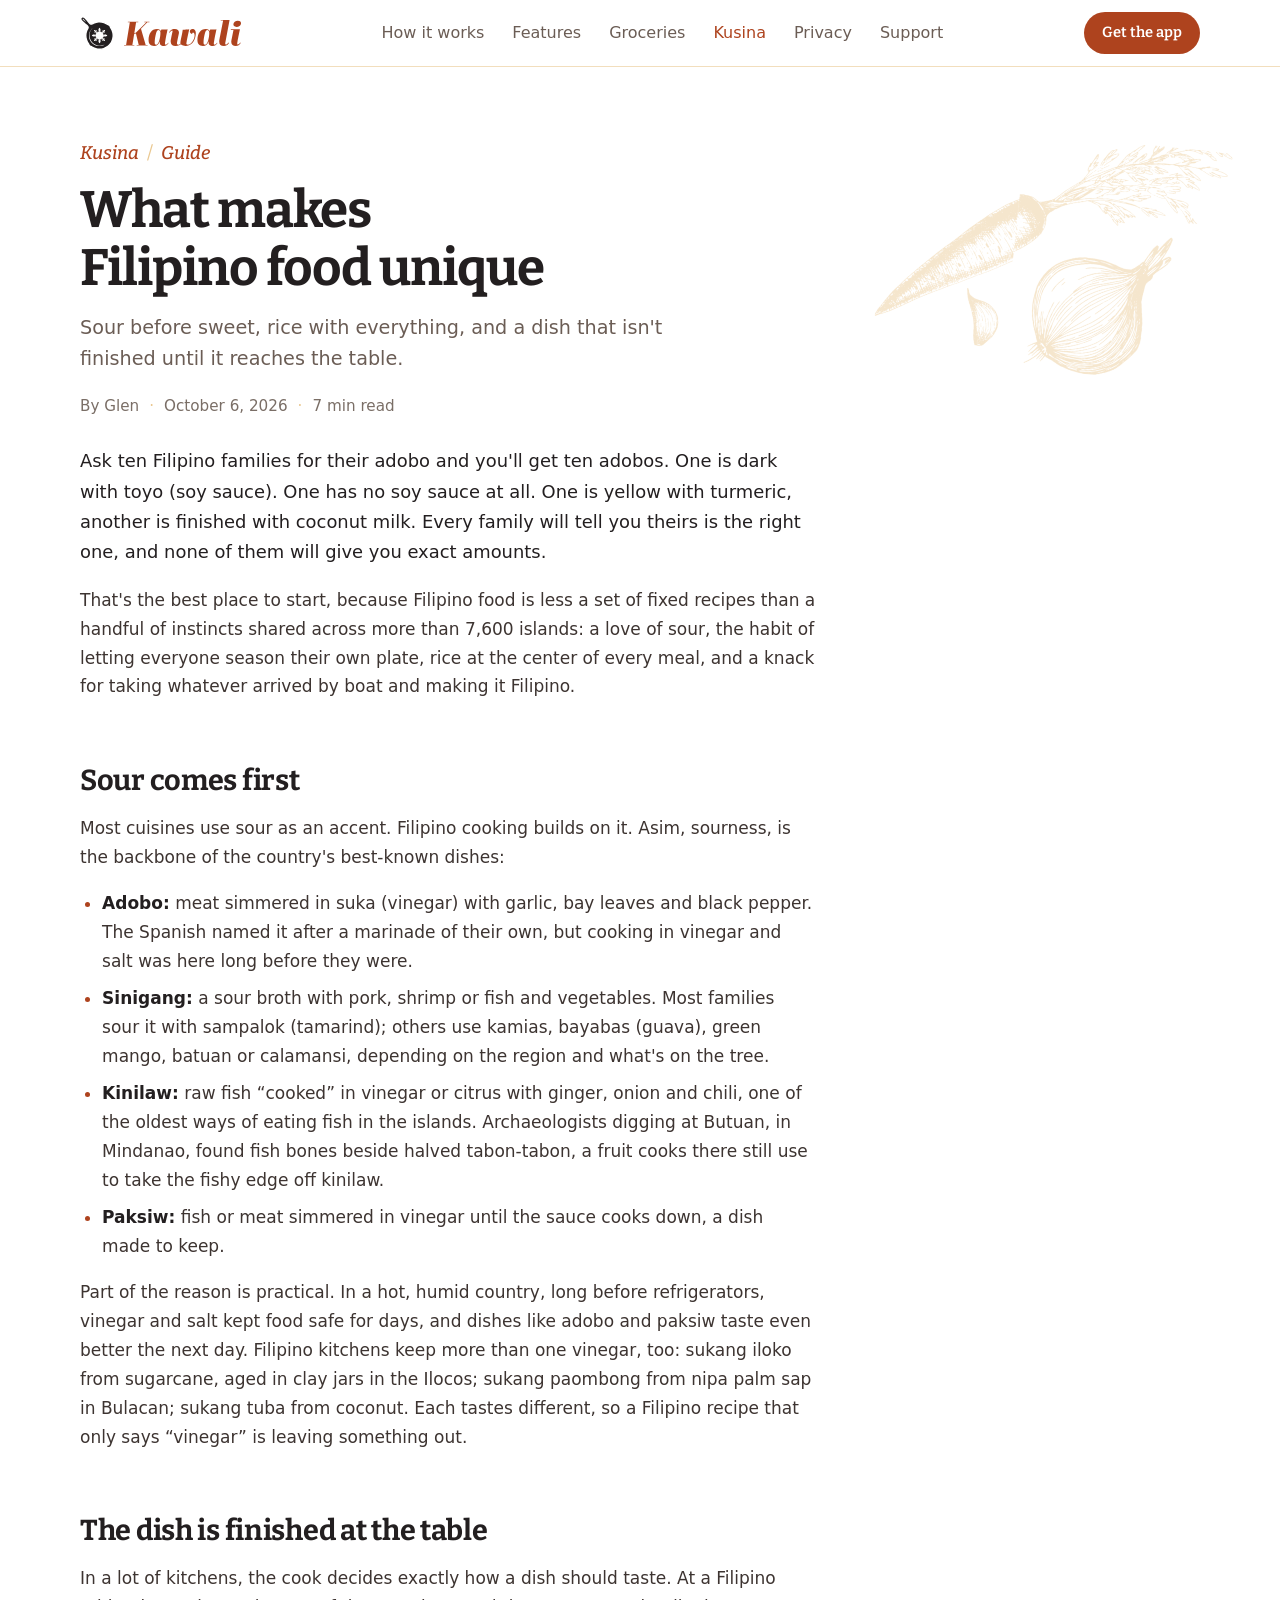
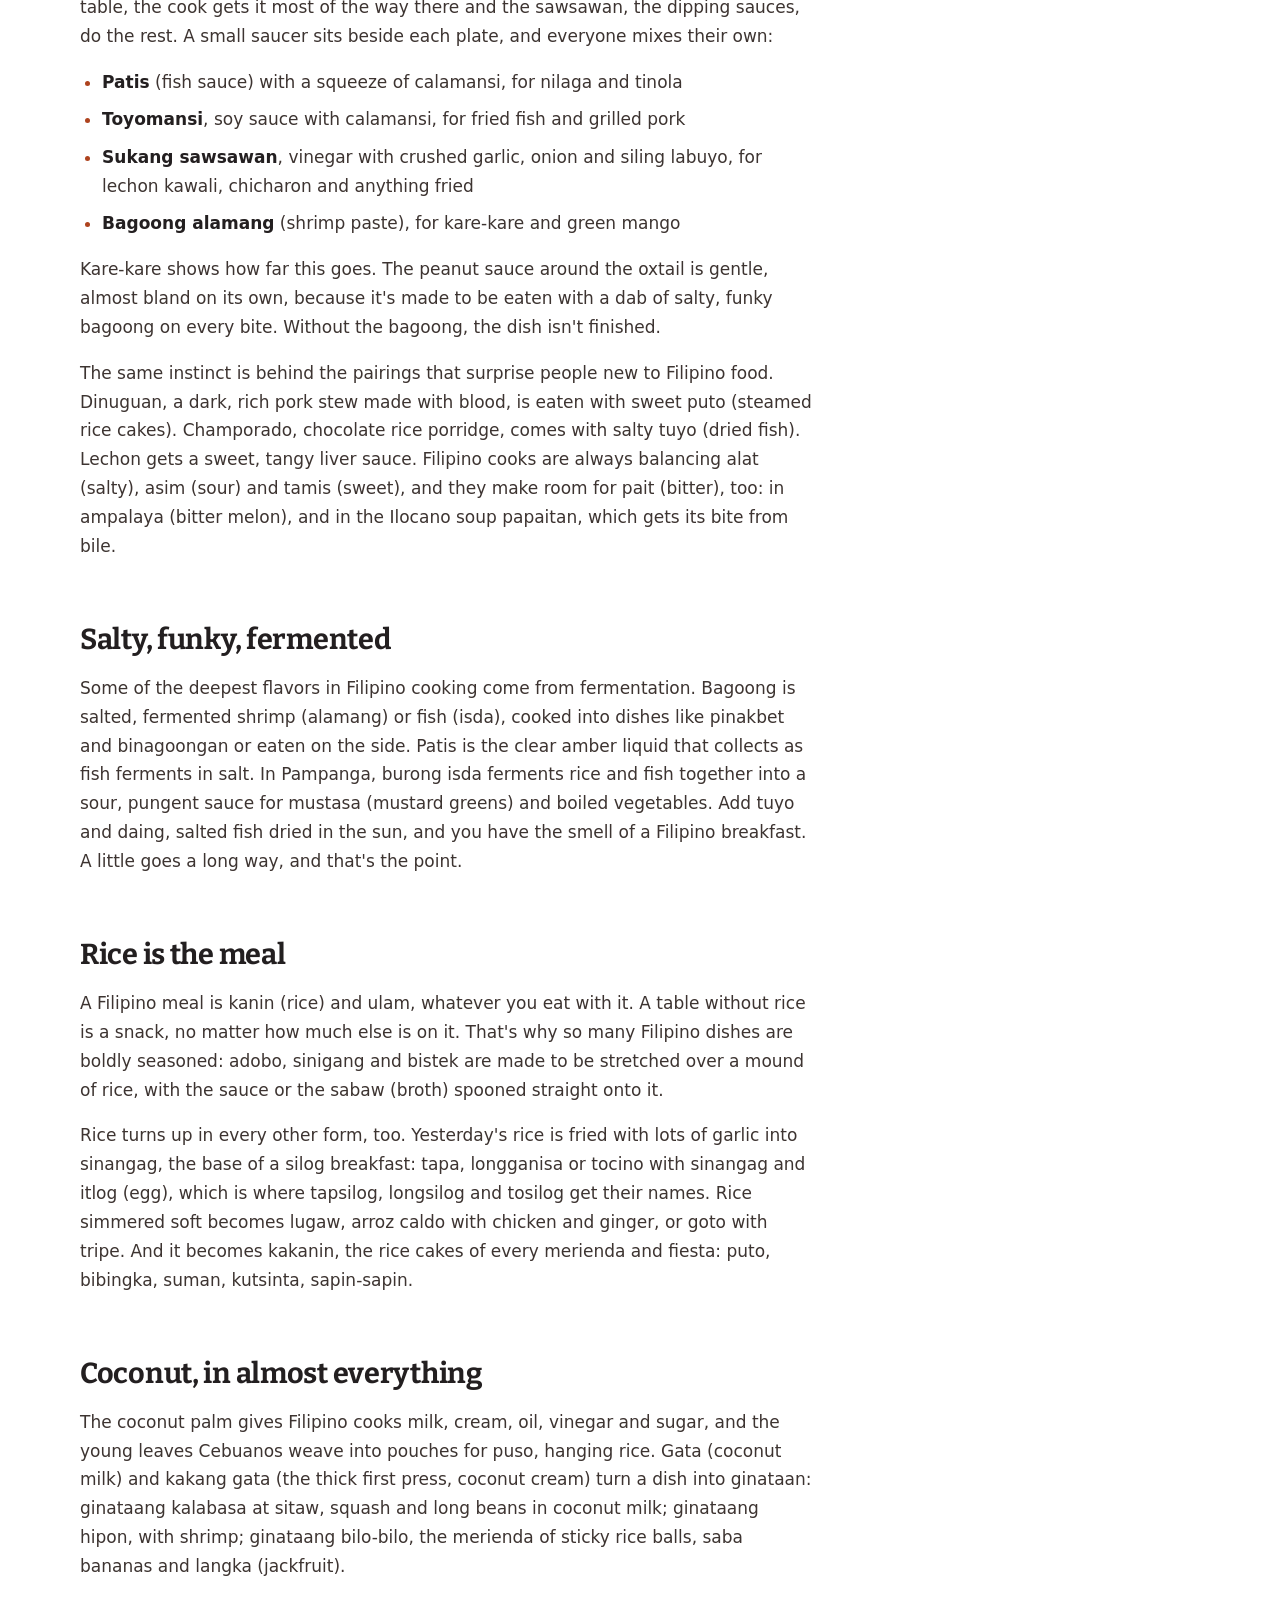
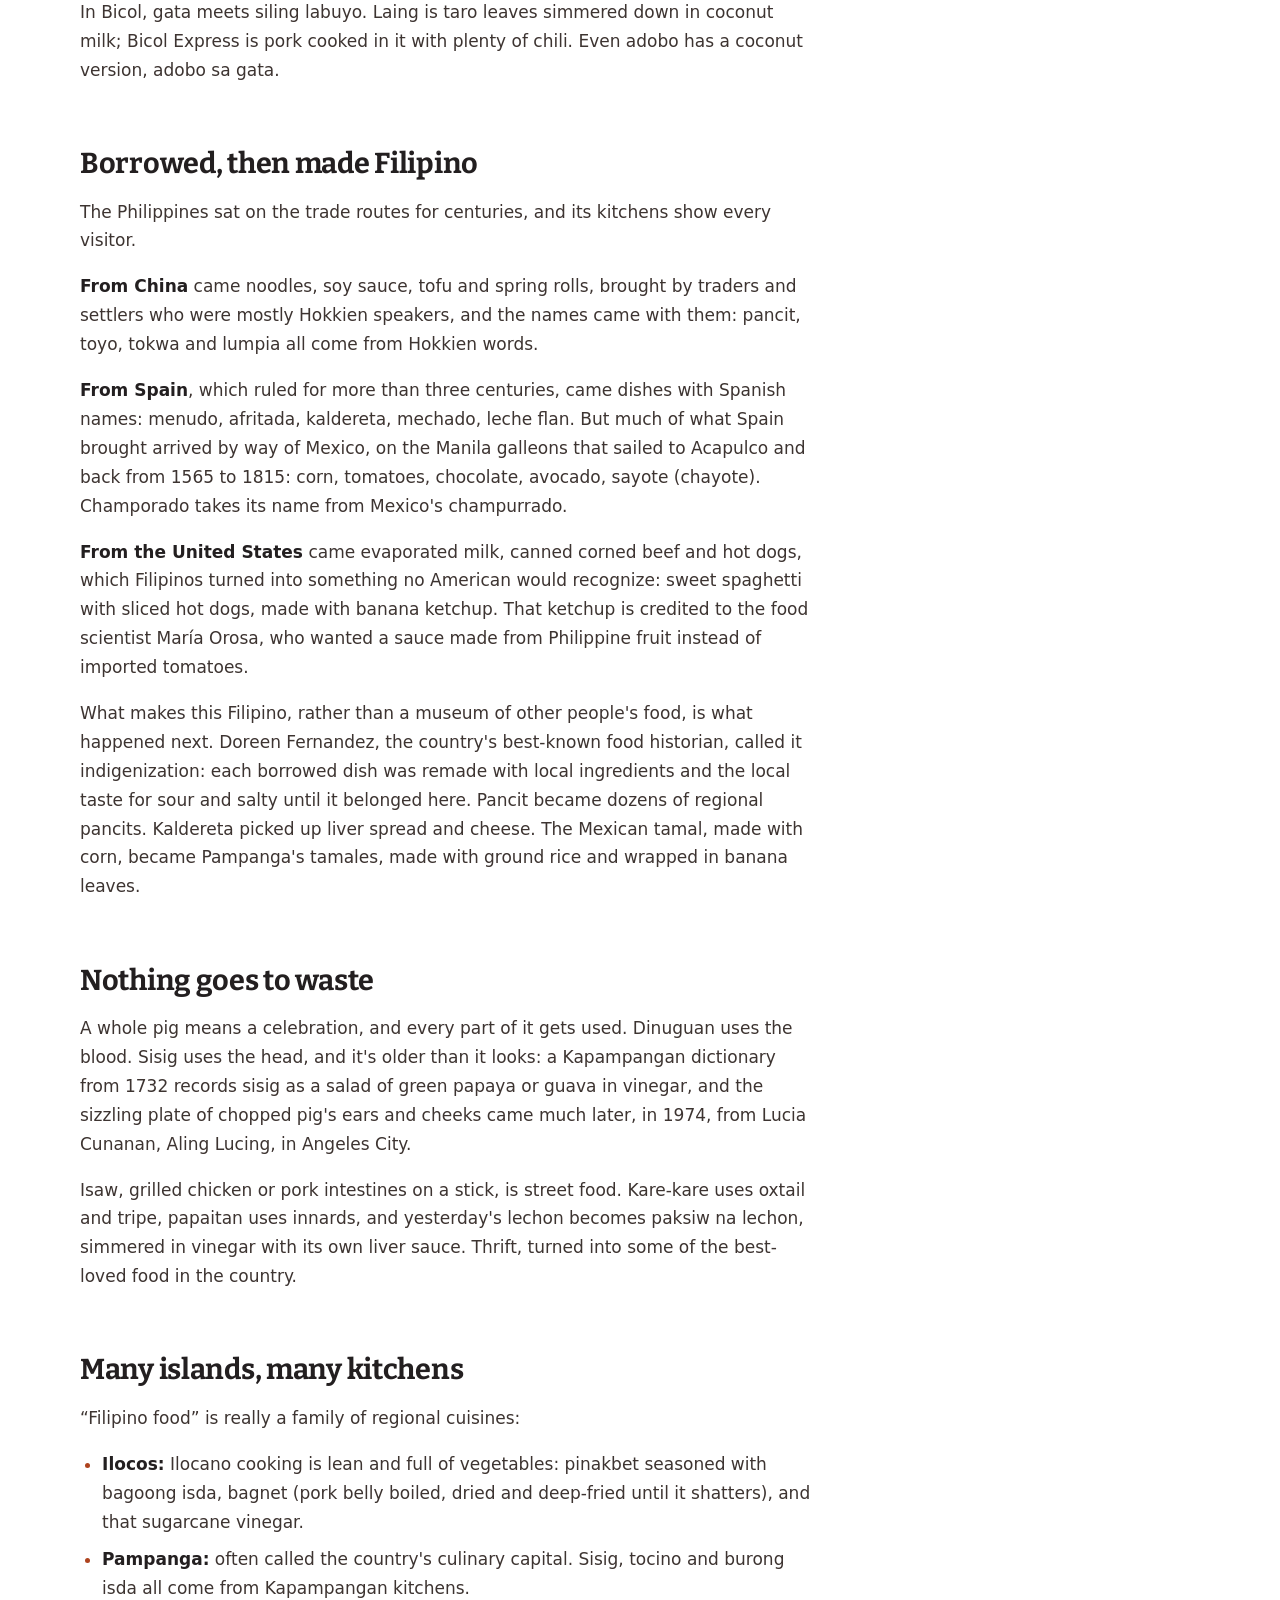
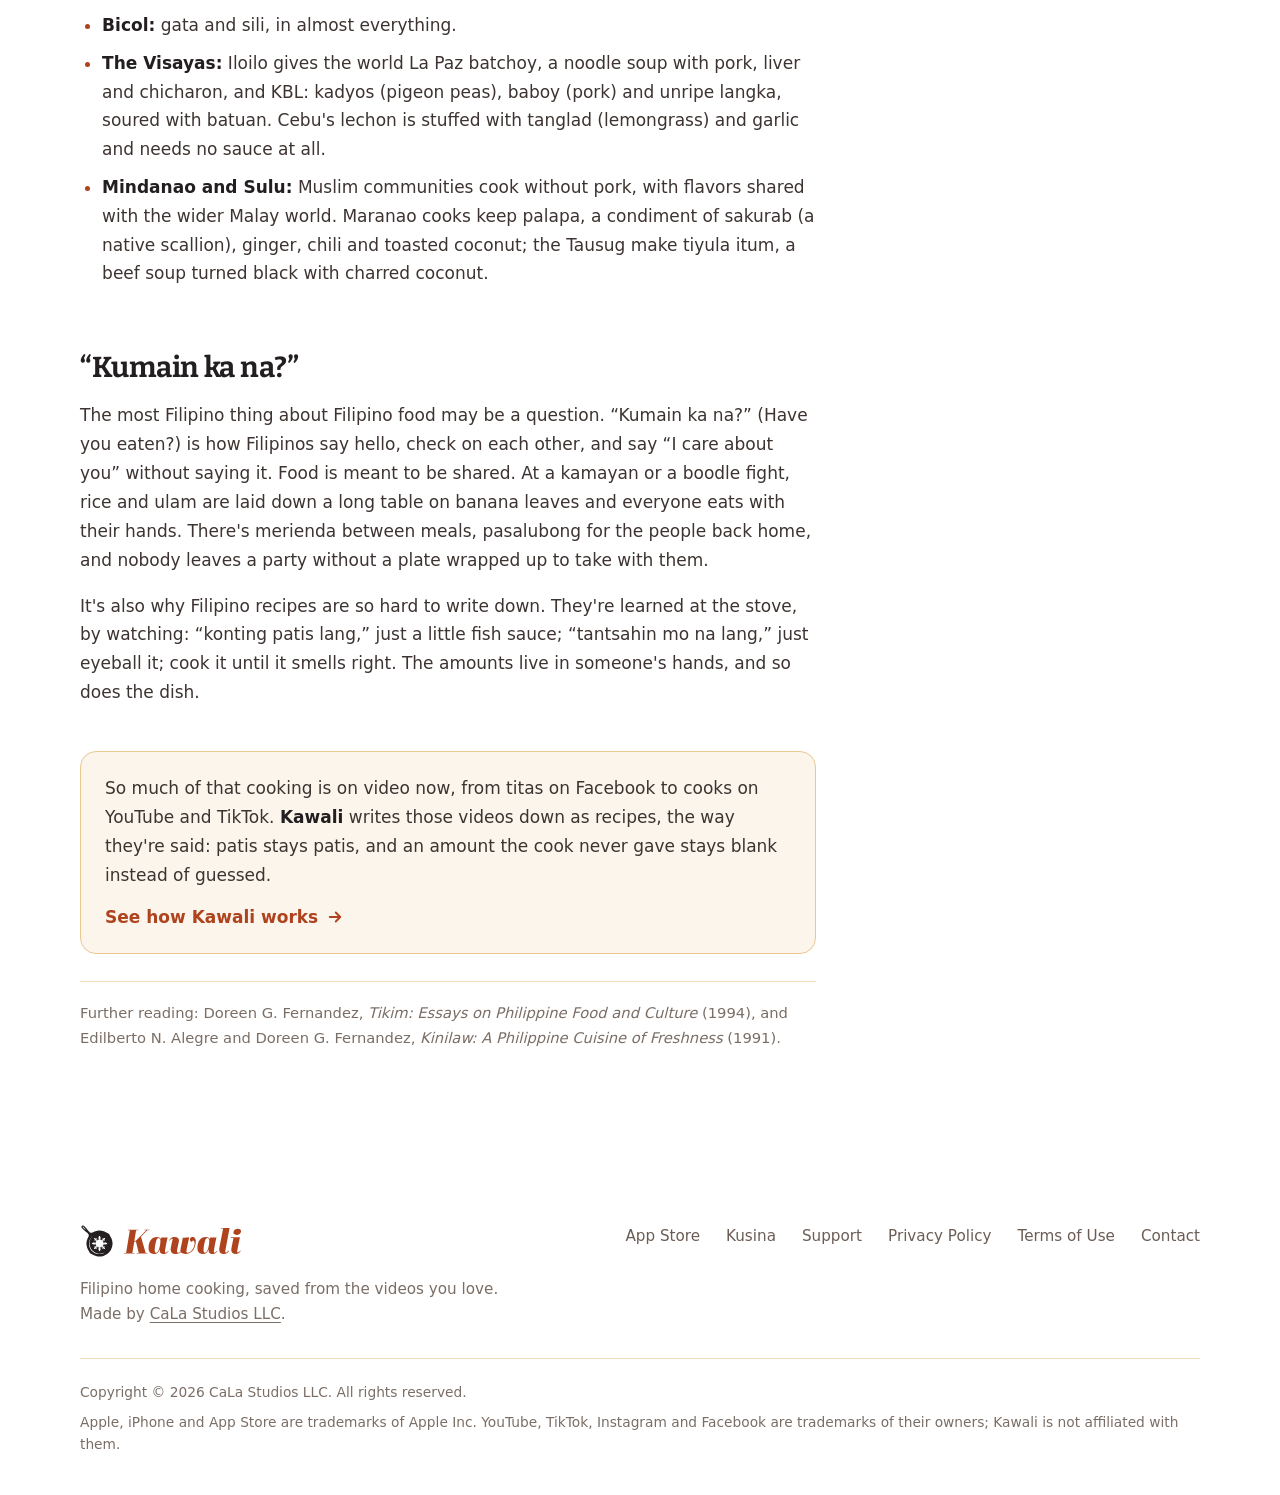
<file: kusina/what-makes-filipino-food-unique.html>
<!DOCTYPE html>
<html lang="en">
<head>
  <meta charset="utf-8">
  <meta name="viewport" content="width=device-width, initial-scale=1, viewport-fit=cover">
  <title>What makes Filipino food unique – Kawali</title>
  <meta name="description" content="From adobo to sinigang, what makes Filipino food unique: sour before sweet, rice with everything, and sawsawan at the table, across more than 7,600 islands.">
  <link rel="canonical" href="https://kawali.app/kusina/what-makes-filipino-food-unique">
  <meta name="theme-color" content="#ffffff">
  <meta property="og:type" content="article">
  <meta property="og:site_name" content="Kawali">
  <meta property="og:title" content="What makes Filipino food unique">
  <meta property="og:description" content="Sour before sweet, rice with everything, and a dish that isn't finished until it reaches the table.">
  <meta property="og:url" content="https://kawali.app/kusina/what-makes-filipino-food-unique">
  <meta property="og:image" content="https://kawali.app/assets/img/og-image.jpg">
  <meta property="article:published_time" content="2026-10-06">
  <meta name="twitter:card" content="summary_large_image">
  <link rel="icon" href="/assets/img/icon-32.png" sizes="32x32" type="image/png">
  <link rel="icon" href="/assets/img/icon-16.png" sizes="16x16" type="image/png">
  <link rel="apple-touch-icon" href="/assets/img/icon-180.png">
  <link rel="stylesheet" href="/assets/css/site.css">

  <script type="application/ld+json">
  {
    "@context": "https://schema.org",
    "@type": "Article",
    "headline": "What makes Filipino food unique",
    "description": "Sour before sweet, rice with everything, and a dish that isn't finished until it reaches the table.",
    "datePublished": "2026-10-06",
    "dateModified": "2026-10-06",
    "image": "https://kawali.app/assets/img/og-image.jpg",
    "mainEntityOfPage": "https://kawali.app/kusina/what-makes-filipino-food-unique",
    "author": { "@type": "Person", "name": "Glen" },
    "publisher": { "@type": "Organization", "name": "CaLa Studios LLC", "url": "https://calastudios.app/", "logo": { "@type": "ImageObject", "url": "https://kawali.app/assets/img/icon-512.png" } }
  }
  </script>
</head>
<body>
  <a class="skip-link" href="#main">Skip to content</a>

  <header class="site-header">
    <div class="container nav">
      <a class="nav-brand logo" href="/" aria-label="Kawali home"><img class="logo-pan" src="/assets/img/pan.svg" alt="Kawali logo" width="34" height="34"><span class="wordmark" role="img" aria-label="Kawali"></span></a>
      <ul class="nav-links" id="nav-links">
        <li><a href="/#how">How it works</a></li>
        <li><a href="/#features">Features</a></li>
        <li><a href="/#groceries">Groceries</a></li>
        <li><a href="/kusina/" aria-current="true">Kusina</a></li>
        <li><a href="/privacy">Privacy</a></li>
        <li><a href="/support">Support</a></li>
      </ul>
      <div class="nav-cta">
        <a class="btn btn-primary btn-sm" href="https://apps.apple.com/us/app/kawali-video-recipe-saver/id6808814154">Get the app</a>
        <button class="nav-toggle" type="button" aria-controls="nav-links" aria-expanded="false" aria-label="Menu"><span></span></button>
      </div>
    </div>
  </header>

  <main id="main">
    <div class="container">
      <header class="doc-hero post-hero">
        <span class="sketch sketch--produce" aria-hidden="true"></span>
        <nav class="post-crumbs" aria-label="Breadcrumb"><a href="/kusina/">Kusina</a><span aria-hidden="true">/</span><span>Guide</span></nav>
        <h1>What makes Filipino food unique</h1>
        <p class="lede post-dek">Sour before sweet, rice with everything, and a dish that isn't finished until it reaches the table.</p>
        <p class="post-meta"><span>By Glen</span><time datetime="2026-10-06">October 6, 2026</time><span>7 min read</span></p>
      </header>

      <article class="doc post">
        <p>Ask ten Filipino families for their adobo and you'll get ten adobos. One is dark with toyo (soy sauce). One has no soy sauce at all. One is yellow with turmeric, another is finished with coconut milk. Every family will tell you theirs is the right one, and none of them will give you exact amounts.</p>
        <p>That's the best place to start, because Filipino food is less a set of fixed recipes than a handful of instincts shared across more than 7,600 islands: a love of sour, the habit of letting everyone season their own plate, rice at the center of every meal, and a knack for taking whatever arrived by boat and making it Filipino.</p>

        <h2 id="sour">Sour comes first</h2>
        <p>Most cuisines use sour as an accent. Filipino cooking builds on it. Asim, sourness, is the backbone of the country's best-known dishes:</p>
        <ul>
          <li><strong>Adobo:</strong> meat simmered in suka (vinegar) with garlic, bay leaves and black pepper. The Spanish named it after a marinade of their own, but cooking in vinegar and salt was here long before they were.</li>
          <li><strong>Sinigang:</strong> a sour broth with pork, shrimp or fish and vegetables. Most families sour it with sampalok (tamarind); others use kamias, bayabas (guava), green mango, batuan or calamansi, depending on the region and what's on the tree.</li>
          <li><strong>Kinilaw:</strong> raw fish “cooked” in vinegar or citrus with ginger, onion and chili, one of the oldest ways of eating fish in the islands. Archaeologists digging at Butuan, in Mindanao, found fish bones beside halved tabon-tabon, a fruit cooks there still use to take the fishy edge off kinilaw.</li>
          <li><strong>Paksiw:</strong> fish or meat simmered in vinegar until the sauce cooks down, a dish made to keep.</li>
        </ul>
        <p>Part of the reason is practical. In a hot, humid country, long before refrigerators, vinegar and salt kept food safe for days, and dishes like adobo and paksiw taste even better the next day. Filipino kitchens keep more than one vinegar, too: sukang iloko from sugarcane, aged in clay jars in the Ilocos; sukang paombong from nipa palm sap in Bulacan; sukang tuba from coconut. Each tastes different, so a Filipino recipe that only says “vinegar” is leaving something out.</p>

        <h2 id="sawsawan">The dish is finished at the table</h2>
        <p>In a lot of kitchens, the cook decides exactly how a dish should taste. At a Filipino table, the cook gets it most of the way there and the sawsawan, the dipping sauces, do the rest. A small saucer sits beside each plate, and everyone mixes their own:</p>
        <ul>
          <li><strong>Patis</strong> (fish sauce) with a squeeze of calamansi, for nilaga and tinola</li>
          <li><strong>Toyomansi</strong>, soy sauce with calamansi, for fried fish and grilled pork</li>
          <li><strong>Sukang sawsawan</strong>, vinegar with crushed garlic, onion and siling labuyo, for lechon kawali, chicharon and anything fried</li>
          <li><strong>Bagoong alamang</strong> (shrimp paste), for kare-kare and green mango</li>
        </ul>
        <p>Kare-kare shows how far this goes. The peanut sauce around the oxtail is gentle, almost bland on its own, because it's made to be eaten with a dab of salty, funky bagoong on every bite. Without the bagoong, the dish isn't finished.</p>
        <p>The same instinct is behind the pairings that surprise people new to Filipino food. Dinuguan, a dark, rich pork stew made with blood, is eaten with sweet puto (steamed rice cakes). Champorado, chocolate rice porridge, comes with salty tuyo (dried fish). Lechon gets a sweet, tangy liver sauce. Filipino cooks are always balancing alat (salty), asim (sour) and tamis (sweet), and they make room for pait (bitter), too: in ampalaya (bitter melon), and in the Ilocano soup papaitan, which gets its bite from bile.</p>

        <h2 id="fermented">Salty, funky, fermented</h2>
        <p>Some of the deepest flavors in Filipino cooking come from fermentation. Bagoong is salted, fermented shrimp (alamang) or fish (isda), cooked into dishes like pinakbet and binagoongan or eaten on the side. Patis is the clear amber liquid that collects as fish ferments in salt. In Pampanga, burong isda ferments rice and fish together into a sour, pungent sauce for mustasa (mustard greens) and boiled vegetables. Add tuyo and daing, salted fish dried in the sun, and you have the smell of a Filipino breakfast. A little goes a long way, and that's the point.</p>

        <h2 id="rice">Rice is the meal</h2>
        <p>A Filipino meal is kanin (rice) and ulam, whatever you eat with it. A table without rice is a snack, no matter how much else is on it. That's why so many Filipino dishes are boldly seasoned: adobo, sinigang and bistek are made to be stretched over a mound of rice, with the sauce or the sabaw (broth) spooned straight onto it.</p>
        <p>Rice turns up in every other form, too. Yesterday's rice is fried with lots of garlic into sinangag, the base of a silog breakfast: tapa, longganisa or tocino with sinangag and itlog (egg), which is where tapsilog, longsilog and tosilog get their names. Rice simmered soft becomes lugaw, arroz caldo with chicken and ginger, or goto with tripe. And it becomes kakanin, the rice cakes of every merienda and fiesta: puto, bibingka, suman, kutsinta, sapin-sapin.</p>

        <h2 id="coconut">Coconut, in almost everything</h2>
        <p>The coconut palm gives Filipino cooks milk, cream, oil, vinegar and sugar, and the young leaves Cebuanos weave into pouches for puso, hanging rice. Gata (coconut milk) and kakang gata (the thick first press, coconut cream) turn a dish into ginataan: ginataang kalabasa at sitaw, squash and long beans in coconut milk; ginataang hipon, with shrimp; ginataang bilo-bilo, the merienda of sticky rice balls, saba bananas and langka (jackfruit).</p>
        <p>In Bicol, gata meets siling labuyo. Laing is taro leaves simmered down in coconut milk; Bicol Express is pork cooked in it with plenty of chili. Even adobo has a coconut version, adobo sa gata.</p>

        <h2 id="borrowed">Borrowed, then made Filipino</h2>
        <p>The Philippines sat on the trade routes for centuries, and its kitchens show every visitor.</p>
        <p><strong>From China</strong> came noodles, soy sauce, tofu and spring rolls, brought by traders and settlers who were mostly Hokkien speakers, and the names came with them: pancit, toyo, tokwa and lumpia all come from Hokkien words.</p>
        <p><strong>From Spain</strong>, which ruled for more than three centuries, came dishes with Spanish names: menudo, afritada, kaldereta, mechado, leche flan. But much of what Spain brought arrived by way of Mexico, on the Manila galleons that sailed to Acapulco and back from 1565 to 1815: corn, tomatoes, chocolate, avocado, sayote (chayote). Champorado takes its name from Mexico's champurrado.</p>
        <p><strong>From the United States</strong> came evaporated milk, canned corned beef and hot dogs, which Filipinos turned into something no American would recognize: sweet spaghetti with sliced hot dogs, made with banana ketchup. That ketchup is credited to the food scientist María Orosa, who wanted a sauce made from Philippine fruit instead of imported tomatoes.</p>
        <p>What makes this Filipino, rather than a museum of other people's food, is what happened next. Doreen Fernandez, the country's best-known food historian, called it indigenization: each borrowed dish was remade with local ingredients and the local taste for sour and salty until it belonged here. Pancit became dozens of regional pancits. Kaldereta picked up liver spread and cheese. The Mexican tamal, made with corn, became Pampanga's tamales, made with ground rice and wrapped in banana leaves.</p>

        <h2 id="nothing-wasted">Nothing goes to waste</h2>
        <p>A whole pig means a celebration, and every part of it gets used. Dinuguan uses the blood. Sisig uses the head, and it's older than it looks: a Kapampangan dictionary from 1732 records sisig as a salad of green papaya or guava in vinegar, and the sizzling plate of chopped pig's ears and cheeks came much later, in 1974, from Lucia Cunanan, Aling Lucing, in Angeles City.</p>
        <p>Isaw, grilled chicken or pork intestines on a stick, is street food. Kare-kare uses oxtail and tripe, papaitan uses innards, and yesterday's lechon becomes paksiw na lechon, simmered in vinegar with its own liver sauce. Thrift, turned into some of the best-loved food in the country.</p>

        <h2 id="regions">Many islands, many kitchens</h2>
        <p>“Filipino food” is really a family of regional cuisines:</p>
        <ul>
          <li><strong>Ilocos:</strong> Ilocano cooking is lean and full of vegetables: pinakbet seasoned with bagoong isda, bagnet (pork belly boiled, dried and deep-fried until it shatters), and that sugarcane vinegar.</li>
          <li><strong>Pampanga:</strong> often called the country's culinary capital. Sisig, tocino and burong isda all come from Kapampangan kitchens.</li>
          <li><strong>Bicol:</strong> gata and sili, in almost everything.</li>
          <li><strong>The Visayas:</strong> Iloilo gives the world La Paz batchoy, a noodle soup with pork, liver and chicharon, and KBL: kadyos (pigeon peas), baboy (pork) and unripe langka, soured with batuan. Cebu's lechon is stuffed with tanglad (lemongrass) and garlic and needs no sauce at all.</li>
          <li><strong>Mindanao and Sulu:</strong> Muslim communities cook without pork, with flavors shared with the wider Malay world. Maranao cooks keep palapa, a condiment of sakurab (a native scallion), ginger, chili and toasted coconut; the Tausug make tiyula itum, a beef soup turned black with charred coconut.</li>
        </ul>

        <h2 id="kumain-ka-na">“Kumain ka na?”</h2>
        <p>The most Filipino thing about Filipino food may be a question. “Kumain ka na?” (Have you eaten?) is how Filipinos say hello, check on each other, and say “I care about you” without saying it. Food is meant to be shared. At a kamayan or a boodle fight, rice and ulam are laid down a long table on banana leaves and everyone eats with their hands. There's merienda between meals, pasalubong for the people back home, and nobody leaves a party without a plate wrapped up to take with them.</p>
        <p>It's also why Filipino recipes are so hard to write down. They're learned at the stove, by watching: “konting patis lang,” just a little fish sauce; “tantsahin mo na lang,” just eyeball it; cook it until it smells right. The amounts live in someone's hands, and so does the dish.</p>

        <aside class="post-note">
          <p>So much of that cooking is on video now, from titas on Facebook to cooks on YouTube and TikTok. <strong>Kawali</strong> writes those videos down as recipes, the way they're said: patis stays patis, and an amount the cook never gave stays blank instead of guessed.</p>
          <a class="link-arrow" href="/#how">See how Kawali works <svg viewBox="0 0 24 24" fill="none" stroke="currentColor" stroke-width="2.5" stroke-linecap="round" stroke-linejoin="round" aria-hidden="true"><path d="M5 12h14M13 6l6 6-6 6"/></svg></a>
        </aside>

        <p class="post-sources">Further reading: Doreen G. Fernandez, <cite>Tikim: Essays on Philippine Food and Culture</cite> (1994), and Edilberto N. Alegre and Doreen G. Fernandez, <cite>Kinilaw: A Philippine Cuisine of Freshness</cite> (1991).</p>
      </article>
    </div>
  </main>

  <footer class="site-footer">
    <div class="container">
      <div class="footer-grid">
        <div class="footer-brand">
          <a class="logo" href="/" aria-label="Kawali home"><img class="logo-pan" src="/assets/img/pan.svg" alt="Kawali logo" width="34" height="34"><span class="wordmark" role="img" aria-label="Kawali"></span></a>
          <p>Filipino home cooking, saved from the videos you love. Made by <a href="https://calastudios.app/">CaLa Studios LLC</a>.</p>
        </div>
        <ul class="footer-links">
          <li><a href="https://apps.apple.com/us/app/kawali-video-recipe-saver/id6808814154">App Store</a></li>
          <li><a href="/kusina/">Kusina</a></li>
          <li><a href="/support">Support</a></li>
          <li><a href="/privacy">Privacy Policy</a></li>
          <li><a href="https://www.apple.com/legal/internet-services/itunes/dev/stdeula/">Terms of Use</a></li>
          <li><a href="mailto:support@calastudios.app">Contact</a></li>
        </ul>
      </div>
      <div class="footer-meta">
        <span>Copyright © <span data-year>2026</span> CaLa Studios LLC. All rights reserved.</span>
        <span>Apple, iPhone and App Store are trademarks of Apple Inc. YouTube, TikTok, Instagram and Facebook are trademarks of their owners; Kawali is not affiliated with them.</span>
      </div>
    </div>
  </footer>

  <script src="/assets/js/site.js" defer></script>
</body>
</html>
</file>
<file: assets/css/site.css>
/* Kawali — kawali.app
   Brand (from the app's designer; hex is the source of truth): Chile Rojo #AE431E for everything tappable,
   Terracota #D06224 for the brand mark and step numbers, Olive #8A8635 for notices, Sunset #EAC891 for the
   hairlines that frame content. Light only, like the app. Type: Bitter (headings, self-hosted Latin subsets,
   SIL OFL) over the system font for body copy, as in the app. The site makes no third-party requests. */

@font-face {
  font-family: "Bitter";
  src: url("../fonts/bitter-medium.woff2") format("woff2");
  font-weight: 500;
  font-style: normal;
  font-display: swap;
}
@font-face {
  font-family: "Bitter";
  src: url("../fonts/bitter-medium-italic.woff2") format("woff2");
  font-weight: 500;
  font-style: italic;
  font-display: swap;
}
@font-face {
  font-family: "Bitter";
  src: url("../fonts/bitter-semibold.woff2") format("woff2");
  font-weight: 600;
  font-style: normal;
  font-display: swap;
}
@font-face {
  font-family: "Bitter";
  src: url("../fonts/bitter-bold.woff2") format("woff2");
  font-weight: 700;
  font-style: normal;
  font-display: swap;
}

:root {
  color-scheme: light;
  --canvas: #ffffff;
  --paper: #fbf5ec;
  --paper-2: #f6ead8;
  --sunset: #eac891;
  --sunset-soft: rgba(234, 200, 145, 0.28);
  --line: #eac891;
  --line-soft: rgba(234, 200, 145, 0.6);
  --ink: #231f20;
  --ink-soft: #3d3431;
  --muted: #6b5d55;
  --dim: #7a6e66;
  --chile: #ae431e;
  --chile-dark: #93381a;
  --chile-soft: rgba(174, 67, 30, 0.08);
  --terracota: #d06224;
  --olive: #8a8635;
  --olive-ink: #6f6b28;
  --olive-soft: rgba(138, 134, 53, 0.13);
  --stripes: linear-gradient(180deg, var(--terracota) 0 25%, var(--chile) 25% 50%, var(--olive) 50% 75%, var(--sunset) 75% 100%);
  --serif: "Bitter", ui-serif, "Rockwell", Georgia, "Times New Roman", serif;
  --font: -apple-system, BlinkMacSystemFont, "SF Pro Text", ui-sans-serif, system-ui, "Segoe UI", Roboto, "Helvetica Neue", Arial, sans-serif;
  --radius: 22px;
  --radius-sm: 14px;
  --container: 1120px;
  --gutter: clamp(16px, 4vw, 40px);
  --section: clamp(64px, 9vw, 120px);
  --shadow: 0 1px 2px rgba(35, 31, 32, 0.05), 0 12px 32px rgba(93, 45, 18, 0.08);
}

/* ---------- Reset & base ---------- */
*, *::before, *::after { box-sizing: border-box; }
html { -webkit-text-size-adjust: 100%; scroll-behavior: smooth; }
@media (prefers-reduced-motion: reduce) { html { scroll-behavior: auto; } }
body {
  margin: 0;
  background: var(--canvas);
  color: var(--ink);
  font-family: var(--font);
  font-size: 1.0625rem;
  line-height: 1.6;
  -webkit-font-smoothing: antialiased;
  text-rendering: optimizeLegibility;
  overflow-x: clip;
}
img, svg, video { max-width: 100%; height: auto; display: block; }
a { color: inherit; text-decoration: none; }
p { margin: 0 0 1em; }
h1, h2, h3, h4 { margin: 0; line-height: 1.12; font-family: var(--serif); font-weight: 700; letter-spacing: -0.01em; text-wrap: balance; }
ul, ol { margin: 0; padding: 0; }
.steps-grid, .shots, .pro-list, .hero-meta, .nav-links, .footer-links, .doc-toc, .platforms, .chips, .pills, .pillars, .groc-points, .mock-rows, .stats, .terms, .chips--regions, .credits-list { list-style: none; margin: 0; padding: 0; }
button { font: inherit; color: inherit; background: none; border: 0; cursor: pointer; }
:focus-visible { outline: 3px solid var(--chile); outline-offset: 3px; border-radius: 6px; }
::selection { background: var(--sunset); color: var(--ink); }

.container { width: min(100% - 2 * var(--gutter), var(--container)); margin-inline: auto; }
.skip-link {
  position: absolute; left: 16px; top: -60px; z-index: 100;
  background: var(--chile); color: #fff; padding: 10px 16px; border-radius: 999px; font-weight: 600;
}
.skip-link:focus { top: 16px; }
.visually-hidden { position: absolute !important; width: 1px; height: 1px; overflow: hidden; clip: rect(0 0 0 0); white-space: nowrap; }

/* The four brand stripes from the app icon: Terracota, Chile Rojo, Olive, Sunset */
.stripes { height: 16px; background: var(--stripes); }

/* ---------- Logo: the pan and the wordmark ---------- */
.logo { display: inline-flex; align-items: center; gap: 10px; }
.logo-pan { width: 34px; height: 34px; flex: none; }
.wordmark {
  display: inline-block;
  aspect-ratio: 465.71 / 103.78;
  height: 26px;
  background: var(--chile);
  -webkit-mask: url("../img/wordmark.svg") no-repeat center / contain;
  mask: url("../img/wordmark.svg") no-repeat center / contain;
}
.wordmark--lg { height: clamp(40px, 6vw, 56px); }
.wordmark--ink { background: var(--ink); }

/* ---------- Header ---------- */
.site-header {
  position: sticky; top: 0; z-index: 50;
  background: rgba(255, 255, 255, 0.86);
  -webkit-backdrop-filter: saturate(140%) blur(14px);
  backdrop-filter: saturate(140%) blur(14px);
  border-bottom: 1px solid var(--line-soft);
}
.nav { display: flex; align-items: center; justify-content: space-between; gap: 24px; height: 66px; }
.nav-brand { display: inline-flex; align-items: center; padding: 6px 0; }
.nav-links { display: flex; align-items: center; gap: 28px; }
.nav-links a { color: var(--muted); font-weight: 500; font-size: 1rem; transition: color 0.15s ease; }
.nav-links a:hover, .nav-links a[aria-current] { color: var(--chile); }
.nav-cta { display: inline-flex; align-items: center; gap: 8px; }
.nav-toggle { display: none; width: 44px; height: 44px; border-radius: 12px; align-items: center; justify-content: center; }
.nav-toggle span { display: block; width: 22px; height: 2px; background: var(--ink); border-radius: 2px; position: relative; }
.nav-toggle span::before, .nav-toggle span::after { content: ""; position: absolute; left: 0; width: 22px; height: 2px; background: var(--ink); border-radius: 2px; transition: transform 0.2s ease, top 0.2s ease; }
.nav-toggle span::before { top: -7px; }
.nav-toggle span::after { top: 7px; }
.nav-open .nav-toggle span { background: transparent; }
.nav-open .nav-toggle span::before { top: 0; transform: rotate(45deg); }
.nav-open .nav-toggle span::after { top: 0; transform: rotate(-45deg); }

/* ---------- Buttons ---------- */
.btn {
  display: inline-flex; align-items: center; justify-content: center; gap: 10px;
  padding: 14px 24px; border-radius: 999px;
  font-family: var(--serif); font-weight: 600; font-size: 1rem; letter-spacing: 0;
  transition: transform 0.15s ease, background-color 0.15s ease, color 0.15s ease, box-shadow 0.15s ease, border-color 0.15s ease;
  white-space: nowrap;
}
.btn:active { transform: translateY(1px); }
.btn-primary { background: var(--chile); color: #fff; }
.btn-primary:hover { background: var(--chile-dark); box-shadow: 0 8px 24px rgba(174, 67, 30, 0.25); }
.btn-ghost { background: transparent; color: var(--chile); border: 1.5px solid var(--line); }
.btn-ghost:hover { border-color: var(--chile); background: var(--chile-soft); }
.btn-sm { padding: 9px 18px; font-size: 0.92rem; }
.btn svg { width: 18px; height: 18px; flex: none; }

/* App Store badge (Apple's official artwork; it may only link to the listing itself). */
.badge-link { display: inline-block; line-height: 0; border-radius: 8px; transition: transform 0.15s ease, opacity 0.15s ease; }
.badge-link img { height: 54px; width: auto; }
.badge-link:hover { transform: translateY(-1px); opacity: 0.94; }

/* ---------- Section scaffolding ---------- */
.section { padding-block: var(--section); position: relative; }
.section--alt { background: var(--paper); }
.section-head { max-width: 44rem; margin-bottom: clamp(32px, 5vw, 56px); }
.section-head--center { margin-inline: auto; text-align: center; }
.eyebrow {
  display: inline-block; font-family: var(--serif); font-style: italic; font-weight: 500; color: var(--chile);
  font-size: 1.2rem; line-height: 1.3; margin-bottom: 12px;
}
.eyebrow--light { color: var(--sunset); }
h2.title { font-size: clamp(2rem, 4.2vw, 3rem); letter-spacing: -0.02em; }
.lede { font-size: clamp(1.1rem, 1.5vw, 1.25rem); color: var(--muted); margin-top: 16px; }
.lede strong { color: var(--ink); font-weight: 600; }

/* Decorative ingredient sketches from the App Store artwork, tinted through a mask */
.sketch {
  position: absolute; pointer-events: none; background: currentColor;
  -webkit-mask: var(--src) no-repeat center / contain; mask: var(--src) no-repeat center / contain;
}
.sketch--fish { --src: url("../img/sketch-fish.webp"); aspect-ratio: 520 / 388; }
.sketch--pork { --src: url("../img/sketch-pork.webp"); aspect-ratio: 480 / 526; }
.sketch--cabbage { --src: url("../img/sketch-cabbage.webp"); aspect-ratio: 460 / 455; }
.sketch--produce { --src: url("../img/sketch-produce.webp"); aspect-ratio: 600 / 415; }

/* ---------- Hero ---------- */
.hero { position: relative; overflow: hidden; padding-block: clamp(40px, 6vw, 88px) clamp(56px, 7vw, 96px); isolation: isolate; background: linear-gradient(180deg, #fff 0%, var(--paper) 100%); }
.hero-bg { position: absolute; inset: 0; z-index: -1; pointer-events: none; color: var(--sunset); }
.hero-bg .sketch { opacity: 0.55; }
.hero-bg .sketch--fish { width: min(34vw, 420px); right: -4%; top: 2%; transform: rotate(-8deg); }
.hero-bg .sketch--produce { width: min(36vw, 460px); left: -6%; bottom: 4%; transform: rotate(6deg); opacity: 0.4; }
.hero + .stripes { height: 20px; }
.hero-grid { display: grid; grid-template-columns: minmax(0, 1.05fr) minmax(0, 0.95fr); gap: clamp(32px, 6vw, 72px); align-items: center; }
.hero-copy .eyebrow { font-size: clamp(1.2rem, 2vw, 1.45rem); margin-bottom: 16px; }
.hero h1 { font-size: clamp(2.6rem, 6vw, 4.6rem); line-height: 1.02; letter-spacing: -0.025em; }
.hero h1 .accent { color: var(--chile); font-style: italic; font-weight: 500; }
.hero-sub { margin-top: 22px; font-size: clamp(1.12rem, 1.6vw, 1.3rem); line-height: 1.55; color: var(--ink-soft); max-width: 34rem; }
.hero-cta { display: flex; align-items: center; gap: 18px; flex-wrap: wrap; margin-top: 32px; }
.hero-meta { display: flex; flex-wrap: wrap; gap: 8px 18px; margin-top: 22px; color: var(--muted); font-size: 0.95rem; }
.hero-meta li { display: inline-flex; align-items: center; gap: 8px; }
.hero-meta svg { width: 16px; height: 16px; color: var(--chile); }

.hero-visual { position: relative; aspect-ratio: 1 / 1.08; max-width: 520px; margin-inline: auto; width: 100%; }
.phone {
  position: absolute; width: 50%; border-radius: 34px; overflow: hidden; background: #111;
  border: 7px solid #1c1a19; box-shadow: 0 30px 60px rgba(93, 45, 18, 0.22), 0 6px 16px rgba(35, 31, 32, 0.12);
}
.phone img { width: 100%; height: auto; }
.phone--a { left: 3%; top: 4%; transform: rotate(-6deg); z-index: 1; }
.phone--b { right: 3%; top: 13%; transform: rotate(5deg); z-index: 2; }
.chip {
  position: absolute; z-index: 3; display: inline-flex; align-items: center; gap: 10px;
  padding: 9px 14px 9px 10px; border-radius: 999px;
  background: #fff; border: 1px solid var(--line);
  color: var(--ink); font-size: 0.92rem; font-weight: 600; white-space: nowrap;
  box-shadow: 0 12px 30px rgba(93, 45, 18, 0.16);
}
.chip .dot { width: 26px; height: 26px; border-radius: 50%; background: var(--chile); color: #fff; display: inline-grid; place-items: center; flex: none; }
.chip .dot svg { width: 14px; height: 14px; }
.chip em { font-style: normal; color: var(--muted); font-weight: 500; }
.chip--tl { left: -4%; top: 58%; }
.chip--br { right: -2%; bottom: 1%; }

/* ---------- Steps band ---------- */
.steps { background: var(--chile); color: #fff; overflow: hidden; isolation: isolate; }
.steps .sketch { color: #9c3a19; z-index: -1; }
.steps .sketch--pork { width: min(30vw, 360px); right: -3%; top: -6%; transform: rotate(10deg); }
.steps .sketch--cabbage { width: min(26vw, 300px); left: -5%; bottom: -10%; transform: rotate(-12deg); }
.steps .title { color: #fff; }
.steps .lede { color: rgba(255, 255, 255, 0.88); }
.steps-grid { display: grid; grid-template-columns: repeat(4, minmax(0, 1fr)); gap: 20px; }
.step { position: relative; padding: 26px 22px; border-radius: var(--radius); background: rgba(255, 255, 255, 0.07); border: 1px solid rgba(255, 255, 255, 0.2); }
.step-head { display: flex; align-items: flex-end; justify-content: space-between; gap: 12px; margin-bottom: 14px; }
.step-num { font-family: var(--serif); font-weight: 700; font-size: 3.4rem; line-height: 0.85; color: var(--sunset); }
.step-icon { width: 48px; height: 48px; border-radius: 14px; background: #fff; color: var(--chile); display: grid; place-items: center; flex: none; }
.step-icon svg { width: 28px; height: 28px; }
.step h3 { font-size: 1.4rem; margin-bottom: 6px; }
.step p { margin: 0; color: rgba(255, 255, 255, 0.9); font-size: 1rem; line-height: 1.5; }

/* Platforms */
.works { margin-top: clamp(36px, 5vw, 56px); padding: 22px 26px; border-radius: var(--radius); background: #fff; color: var(--ink); display: flex; align-items: center; gap: 18px 28px; flex-wrap: wrap; }
.works-label { font-family: var(--serif); font-weight: 600; font-size: 1.1rem; }
.platforms { display: flex; flex-wrap: wrap; gap: 10px 22px; align-items: center; }
.platforms li { display: inline-flex; align-items: center; gap: 8px; font-weight: 600; font-size: 0.98rem; }
.platforms svg { width: 26px; height: 26px; flex: none; }
.works-more { color: var(--muted); font-size: 0.98rem; margin: 0; flex-basis: 100%; }
.works-more strong { color: var(--ink); font-weight: 600; }

/* ---------- Bento cards ---------- */
.bento { display: grid; grid-template-columns: repeat(6, minmax(0, 1fr)); gap: 18px; }
.card {
  background: #fff; border: 1px solid var(--line); border-radius: var(--radius);
  padding: clamp(22px, 3vw, 32px); position: relative; overflow: hidden; display: flex; flex-direction: column; min-width: 0;
}
.card h3 { font-size: clamp(1.3rem, 2vw, 1.55rem); margin-bottom: 10px; }
.card p { color: var(--muted); margin: 0; font-size: 1.02rem; }
.card p + p { margin-top: 0.7em; }
.card p strong { color: var(--ink); font-weight: 600; }
.card .card-body { position: relative; z-index: 1; display: flex; flex-direction: column; flex: 1; }
.card-icon { width: 46px; height: 46px; border-radius: 14px; background: var(--chile-soft); color: var(--chile); display: grid; place-items: center; margin-bottom: 16px; }
.card-icon svg { width: 26px; height: 26px; }
.span-2 { grid-column: span 2; }
.span-3 { grid-column: span 3; }
.span-4 { grid-column: span 4; }
.span-6 { grid-column: span 6; }
.card--split { display: grid; grid-template-columns: minmax(0, 1fr) minmax(0, 1fr); gap: 28px; align-items: center; }
.card--split-rev .card-body { order: 2; }

/* A recipe card drawn the way the app draws one: Sunset hairlines, Bitter titles, SF rows */
.mock { background: #fff; border: 1px solid var(--line); border-radius: 16px; overflow: hidden; box-shadow: var(--shadow); font-size: 0.98rem; }
.mock-head { display: flex; align-items: center; justify-content: space-between; gap: 12px; padding: 14px 16px 10px; }
.mock-title { font-family: var(--serif); font-weight: 600; font-size: 1.25rem; color: var(--chile); }
.mock-action { display: inline-flex; align-items: center; gap: 6px; padding: 5px 10px; border-radius: 8px; background: var(--chile); color: #fff; font-family: var(--serif); font-weight: 600; font-size: 0.8rem; white-space: nowrap; }
.mock-action svg { width: 14px; height: 14px; }
.mock-rows li { display: flex; align-items: baseline; justify-content: space-between; gap: 14px; padding: 10px 16px; border-top: 1px solid var(--sunset-soft); }
.mock-rows li:nth-child(odd) { background: rgba(234, 200, 145, 0.1); }
.mock-name { font-weight: 600; color: var(--ink); min-width: 0; }
.mock-name span { display: block; font-weight: 400; font-size: 0.85rem; color: var(--dim); }
.mock-amt { color: var(--ink-soft); white-space: nowrap; font-variant-numeric: tabular-nums; }
.mock-missing { color: var(--olive-ink); font-weight: 600; font-size: 0.88rem; white-space: nowrap; }

/* Olive notices, as in the app */
.notices { display: grid; gap: 8px; margin-top: auto; padding-top: 22px; }
.notice { display: flex; gap: 10px; align-items: flex-start; padding: 10px 12px; border-radius: 12px; background: var(--olive-soft); color: var(--olive-ink); font-weight: 600; font-size: 0.93rem; line-height: 1.4; }
.notice svg { width: 18px; height: 18px; flex: none; margin-top: 1px; }

/* Import buttons, as on the Import screen */
.import-ways { display: grid; grid-template-columns: repeat(2, minmax(0, 1fr)); gap: 10px; }
.import-way { display: flex; flex-direction: column; align-items: center; justify-content: center; gap: 6px; padding: 14px 8px; border-radius: 14px; border: 1px solid var(--line); background: #fff; font-family: var(--serif); font-weight: 600; font-size: 0.95rem; line-height: 1.2; text-align: center; color: var(--chile); box-shadow: var(--shadow); }
.import-way svg { width: 22px; height: 22px; flex: none; }
.import-way--wide { grid-column: span 2; flex-direction: row; gap: 10px; font-size: 1.02rem; background: var(--chile); color: #fff; border-color: var(--chile); }
.import-way--wide svg { width: 30px; }
.import-note { grid-column: span 2; margin: 4px 0 0; color: var(--dim) !important; font-size: 0.9rem !important; text-align: center; }

/* Watching badge: the hourglass the app puts on a recipe still being watched */
.watching { display: flex; align-items: center; gap: 12px; margin-top: auto; padding: 12px 14px; border: 1px solid var(--line); border-radius: 14px; background: var(--paper); }
.watching-icon { width: 36px; height: 36px; border-radius: 50%; background: var(--olive); color: #fff; display: grid; place-items: center; flex: none; }
.watching-icon svg { width: 18px; height: 18px; }
.watching strong { display: block; font-family: var(--serif); font-weight: 600; color: var(--ink); font-size: 1rem; line-height: 1.25; }
.watching > div > span { display: block; color: var(--muted); font-size: 0.88rem; line-height: 1.35; }
.watching-wrap { margin-top: auto; padding-top: 22px; }

.pills { display: flex; flex-wrap: wrap; gap: 8px; margin-top: auto; padding-top: 22px; }
.pill { display: inline-flex; align-items: center; gap: 7px; padding: 6px 12px; border-radius: 999px; background: var(--paper); border: 1px solid var(--line); font-size: 0.9rem; font-weight: 600; color: var(--ink-soft); }
.pill svg { width: 15px; height: 15px; color: var(--chile); }

.serving-demo { display: flex; align-items: center; gap: 14px; margin-top: auto; padding-top: 22px; }
.serving-est { font-family: var(--serif); font-weight: 700; font-size: 2.2rem; color: var(--olive-ink); line-height: 1; }
.serving-demo p { font-size: 0.9rem !important; line-height: 1.4; }
.serving-use { display: inline-block; margin-top: 4px; padding: 3px 10px; border-radius: 8px; background: var(--chile); color: #fff; font-family: var(--serif); font-weight: 600; font-size: 0.82rem; }

.source-demo { margin-top: auto; padding-top: 22px; }
.source-box { display: flex; align-items: stretch; border: 1px solid var(--line); border-radius: 12px; overflow: hidden; background: #fff; }
.source-box div { padding: 10px 12px; min-width: 0; flex: 1; }
.source-box strong { display: block; font-family: var(--serif); font-weight: 600; font-size: 0.98rem; }
.source-box span { display: block; color: var(--dim); font-size: 0.82rem; white-space: nowrap; overflow: hidden; text-overflow: ellipsis; }
.source-box i { display: grid; place-items: center; width: 48px; background: var(--chile); color: #fff; flex: none; }
.source-box i svg { width: 20px; height: 20px; }

/* ---------- Groceries ---------- */
.groc-grid { display: grid; grid-template-columns: minmax(0, 1fr) minmax(0, 0.9fr); gap: clamp(32px, 6vw, 80px); align-items: center; }
.groc-points { display: grid; gap: 18px; }
.groc-points li { display: grid; grid-template-columns: 44px minmax(0, 1fr); gap: 14px; align-items: start; }
.groc-points .pt-icon { width: 44px; height: 44px; border-radius: 13px; background: #fff; border: 1px solid var(--line); color: var(--chile); display: grid; place-items: center; }
.groc-points .pt-icon svg { width: 24px; height: 24px; }
.groc-points h3 { font-size: 1.15rem; margin-bottom: 4px; }
.groc-points p { margin: 0; color: var(--muted); }
.groc-phone { position: relative; max-width: 340px; margin-inline: auto; width: 100%; }
.groc-phone .phone { position: relative; width: 100%; transform: rotate(2deg); }
.groc-phone .sketch { color: var(--sunset); width: 72%; opacity: 0.8; }
.groc-phone .sketch--produce { left: -46%; top: 6%; transform: rotate(-10deg); }
.groc-phone .sketch--fish { right: -40%; bottom: 4%; transform: rotate(8deg); }

/* ---------- Filipino food: stats, dish families, regions ---------- */
.stats { display: grid; grid-template-columns: repeat(4, minmax(0, 1fr)); gap: 18px; margin-bottom: clamp(32px, 5vw, 48px); }
.stat { background: #fff; border: 1px solid var(--line); border-radius: var(--radius); padding: 22px 22px 20px; }
.stat b { display: block; font-family: var(--serif); font-weight: 700; font-size: clamp(2.4rem, 4vw, 3.2rem); line-height: 1; color: var(--terracota); letter-spacing: -0.02em; }
.stat span { display: block; margin-top: 8px; font-family: var(--serif); font-weight: 600; font-size: 1.08rem; }
.stat small { display: block; margin-top: 4px; color: var(--muted); font-size: 0.92rem; line-height: 1.45; }
.chip-group + .chip-group { margin-top: 34px; }
.chip-head { display: flex; align-items: baseline; justify-content: space-between; gap: 16px; flex-wrap: wrap; margin-bottom: 14px; }
.chip-head h3 { font-size: 1.25rem; }
.chip-head p { margin: 0; color: var(--dim); font-size: 0.95rem; }
.chips { display: flex; flex-wrap: wrap; gap: 8px; }
.chips li { padding: 7px 14px; border-radius: 999px; background: #fff; border: 1px solid var(--line); font-family: var(--serif); font-weight: 600; font-size: 0.98rem; color: var(--chile); }
.chips--regions li { background: var(--sunset-soft); color: var(--ink-soft); border-color: transparent; font-weight: 500; }
.terms { margin-top: 34px; display: grid; grid-template-columns: repeat(auto-fill, minmax(190px, 1fr)); gap: 10px; }
.term { background: #fff; border: 1px solid var(--line); border-radius: 14px; padding: 12px 14px; }
.term b { display: block; font-family: var(--serif); font-weight: 600; color: var(--ink); font-size: 1.05rem; }
.term span { display: block; color: var(--muted); font-size: 0.9rem; line-height: 1.35; }

/* ---------- Screenshot strip ---------- */
.shots {
  display: flex; gap: 18px; overflow-x: auto; scroll-snap-type: x mandatory; padding: 8px var(--gutter) 24px;
  margin-inline: calc(-1 * var(--gutter)); scrollbar-width: thin; scrollbar-color: rgba(174, 67, 30, 0.35) transparent;
  -webkit-overflow-scrolling: touch;
}
.shots::-webkit-scrollbar { height: 8px; }
.shots::-webkit-scrollbar-thumb { background: rgba(174, 67, 30, 0.3); border-radius: 999px; }
.shot { flex: 0 0 auto; width: min(72vw, 300px); scroll-snap-align: start; border-radius: 22px; overflow: hidden; background: var(--terracota); box-shadow: 0 18px 36px rgba(93, 45, 18, 0.16); }
.shot img { width: 100%; height: auto; }
@media (min-width: 1200px) {
  .shots { justify-content: center; padding-inline: 0; margin-inline: 0; }
  .shot { width: calc((var(--container) - 5 * 18px) / 6); }
}
.credits { margin-top: 8px; color: var(--dim); font-size: 0.88rem; }
.credits summary { cursor: pointer; display: inline-block; color: var(--muted); font-weight: 600; }
.credits summary:hover { color: var(--chile); }
.credits-list { margin-top: 10px; display: grid; gap: 4px; max-width: 60rem; }
.credits a { color: var(--muted); text-decoration: underline; text-underline-offset: 3px; }
.credits a:hover { color: var(--chile); }

/* ---------- Privacy pillars ---------- */
.pillars { display: grid; grid-template-columns: repeat(3, minmax(0, 1fr)); gap: 18px; }
.pillar { background: #fff; border: 1px solid var(--line); border-radius: var(--radius); padding: 28px 26px; min-width: 0; }
.pillar .icon { width: 48px; height: 48px; border-radius: 14px; background: var(--chile-soft); color: var(--chile); display: grid; place-items: center; margin-bottom: 18px; }
.pillar .icon svg { width: 24px; height: 24px; }
.pillar h3 { font-size: 1.25rem; margin-bottom: 8px; }
.pillar p { color: var(--muted); margin: 0; }
.link-arrow { display: inline-flex; align-items: center; gap: 8px; color: var(--chile); font-weight: 600; margin-top: 22px; }
.link-arrow svg { width: 18px; height: 18px; transition: transform 0.15s ease; }
.link-arrow:hover svg { transform: translateX(3px); }

/* ---------- CTA band ---------- */
.cta { background: var(--sunset); color: var(--ink); text-align: center; position: relative; overflow: hidden; isolation: isolate; }
.cta .sketch { color: #dfb676; z-index: -1; }
.cta .sketch--fish { width: min(30vw, 360px); left: -4%; top: 10%; transform: rotate(-14deg); }
.cta .sketch--produce { width: min(32vw, 400px); right: -5%; bottom: 0; transform: rotate(8deg); }
.cta-logo { display: inline-flex; align-items: center; gap: 14px; margin-bottom: 22px; }
.cta-logo .logo-pan { width: clamp(52px, 7vw, 68px); height: auto; }
.cta .title { font-size: clamp(2.2rem, 5vw, 3.4rem); }
.cta .lede { color: #5e4a3a; max-width: 36rem; margin-inline: auto; }
.cta-actions { display: flex; align-items: center; justify-content: center; gap: 18px; flex-wrap: wrap; margin-top: 30px; }

/* ---------- Footer ---------- */
.site-footer { padding: 44px 0 40px; color: var(--muted); font-size: 0.95rem; background: #fff; }
.footer-grid { display: flex; justify-content: space-between; gap: 32px; flex-wrap: wrap; align-items: flex-start; }
.footer-brand p { margin: 12px 0 0; max-width: 28rem; color: var(--dim); }
.footer-brand p a { text-decoration: underline; text-underline-offset: 3px; }
.footer-brand p a:hover { color: var(--chile); }
.footer-links { display: flex; gap: 26px; flex-wrap: wrap; }
.footer-links a { color: var(--muted); font-weight: 500; }
.footer-links a:hover { color: var(--chile); }
.footer-meta { margin-top: 32px; padding-top: 22px; border-top: 1px solid var(--line-soft); display: flex; justify-content: space-between; gap: 8px 24px; flex-wrap: wrap; color: var(--dim); font-size: 0.86rem; }

/* ---------- Document pages (privacy, support) ---------- */
.doc-hero { padding: clamp(40px, 6vw, 72px) 0 clamp(16px, 3vw, 28px); }
.doc-hero h1 { font-size: clamp(2.2rem, 5vw, 3.2rem); letter-spacing: -0.02em; }
.doc-meta { margin-top: 16px; color: var(--muted); display: grid; gap: 4px; font-size: 1rem; }
.doc-meta strong { color: var(--ink); font-weight: 600; }
.doc { max-width: 46rem; padding-bottom: var(--section); }
.doc h2 { font-size: 1.5rem; margin: 2.2em 0 0.6em; scroll-margin-top: 90px; }
.doc h3 { font-size: 1.15rem; margin: 1.6em 0 0.5em; }
.doc p, .doc li { color: var(--ink-soft); }
.doc ul, .doc ol { padding-left: 1.3em; margin: 0 0 1em; }
.doc li { margin-bottom: 0.5em; }
.doc li::marker { color: var(--chile); }
.doc a { color: var(--chile); text-decoration: underline; text-decoration-color: rgba(174, 67, 30, 0.35); text-underline-offset: 3px; }
.doc a:hover { text-decoration-color: var(--chile); }
.doc strong { color: var(--ink); font-weight: 600; }
.doc .summary { background: var(--paper); border: 1px solid var(--line); border-left: 4px solid var(--chile); border-radius: 16px; padding: 20px 24px; margin: 28px 0 8px; }
.doc .summary p:last-child { margin-bottom: 0; }
.doc table { width: 100%; border-collapse: collapse; margin: 12px 0 24px; font-size: 0.98rem; }
.doc th, .doc td { text-align: left; vertical-align: top; padding: 12px 14px; border-bottom: 1px solid var(--line-soft); }
.doc th { color: var(--muted); font-weight: 600; font-size: 0.85rem; letter-spacing: 0.06em; text-transform: uppercase; }
.doc td { color: var(--ink-soft); }
.doc .table-wrap { overflow-x: auto; }
.doc-toc { display: flex; flex-wrap: wrap; gap: 8px; margin: 22px 0 6px; }
.doc-toc a { display: inline-block; padding: 6px 12px; border-radius: 999px; background: #fff; border: 1px solid var(--line); color: var(--muted); font-size: 0.9rem; }
.doc-toc a:hover { color: var(--chile); border-color: var(--chile); }

/* Support */
.support-grid { display: grid; grid-template-columns: minmax(0, 1.4fr) minmax(0, 1fr); gap: 24px; align-items: start; padding-bottom: var(--section); }
.contact-card { background: #fff; border: 1.5px solid var(--chile); border-radius: var(--radius); padding: 28px; position: sticky; top: 90px; box-shadow: var(--shadow); }
.contact-card h2 { font-size: 1.4rem; margin-bottom: 8px; }
.contact-card p { color: var(--muted); }
.contact-card .email { font-size: 1.1rem; font-weight: 600; color: var(--chile); word-break: break-all; }
.contact-card ul { color: var(--muted); font-size: 0.95rem; padding-left: 1.2em; margin-top: 8px; }
.contact-card li { margin-bottom: 4px; }
.contact-card li::marker { color: var(--chile); }
.contact-card .btn { margin-top: 22px; }
.faq { display: grid; gap: 10px; }
.faq details { background: #fff; border: 1px solid var(--line); border-radius: 16px; overflow: hidden; }
.faq details[open] { border-color: var(--chile); }
.faq summary { cursor: pointer; list-style: none; padding: 18px 54px 18px 22px; font-family: var(--serif); font-weight: 600; font-size: 1.08rem; position: relative; }
.faq summary::-webkit-details-marker { display: none; }
.faq summary::after { content: ""; position: absolute; right: 22px; top: 50%; width: 10px; height: 10px; border-right: 2px solid var(--chile); border-bottom: 2px solid var(--chile); transform: translateY(-70%) rotate(45deg); transition: transform 0.2s ease; }
.faq details[open] summary::after { transform: translateY(-30%) rotate(225deg); }
.faq .answer { padding: 0 22px 20px; color: var(--ink-soft); }
.faq .answer p { margin: 0 0 0.8em; }
.faq .answer p:last-child { margin-bottom: 0; }
.faq .answer ol, .faq .answer ul { padding-left: 1.3em; margin: 0.4em 0 0.8em; }
.faq .answer li { margin-bottom: 0.35em; }
.faq .answer li::marker { color: var(--chile); }
.faq .answer a { color: var(--chile); text-decoration: underline; text-underline-offset: 3px; }
.faq .answer strong { color: var(--ink); font-weight: 600; }
.faq-group + .faq-group h2 { margin-top: 36px; }
.faq-group h2 { font-size: 1.4rem; margin-bottom: 14px; }

/* Kusina: the article index and the articles, which build on the document styles */
.post-hero { position: relative; isolation: isolate; }
.post-hero .sketch { color: var(--sunset); z-index: -1; opacity: 0.45; width: min(30vw, 340px); right: -2%; top: 18%; transform: rotate(6deg); }
.post-hero h1 { max-width: 20ch; }
.post-dek { max-width: 40rem; }
.post-crumbs { display: flex; gap: 8px; align-items: baseline; margin-bottom: 14px; font-family: var(--serif); font-style: italic; font-weight: 500; font-size: 1.15rem; color: var(--chile); }
.post-crumbs a:hover { text-decoration: underline; text-underline-offset: 3px; }
.post-crumbs span[aria-hidden] { color: var(--line); font-style: normal; }
.post-meta { display: flex; flex-wrap: wrap; gap: 4px 0; margin: 18px 0 0; color: var(--dim); font-size: 0.95rem; }
.post-meta > * + *::before { content: "·"; margin: 0 10px; color: var(--sunset); }
.post p, .post li { line-height: 1.7; }
.post > p:first-child { font-size: 1.12rem; color: var(--ink); }
.post h2 { font-size: clamp(1.5rem, 2.6vw, 1.8rem); }
.post-note { margin: 2.6em 0 1.6em; padding: 22px 24px; border-radius: 16px; background: var(--paper); border: 1px solid var(--line); }
.post-note p { margin-bottom: 0; }
.post-note .link-arrow { margin-top: 14px; text-decoration: none; }
.post .post-sources { padding-top: 18px; border-top: 1px solid var(--line-soft); color: var(--dim); font-size: 0.92rem; }
.post-list { list-style: none; margin: 0; padding: 0 0 var(--section); display: grid; grid-template-columns: repeat(auto-fill, minmax(min(100%, 320px), 1fr)); gap: 18px; }
.post-card { display: flex; flex-direction: column; height: 100%; padding: clamp(22px, 3vw, 30px); border-radius: var(--radius); background: #fff; border: 1px solid var(--line); transition: border-color 0.15s ease, box-shadow 0.15s ease; }
.post-card:hover { border-color: var(--chile); box-shadow: var(--shadow); }
.post-kind { font-family: var(--serif); font-style: italic; font-weight: 500; color: var(--chile); margin-bottom: 8px; }
.post-card h2 { font-size: clamp(1.35rem, 2.2vw, 1.6rem); margin-bottom: 10px; }
.post-card p { color: var(--muted); margin: 0; }
.post-card .post-meta { margin-top: auto; padding-top: 18px; font-size: 0.9rem; }
@media (max-width: 640px) { .post-hero .sketch { display: none; } }

/* Embedded in an iframe: hide the chrome, keep the document */
.embedded .site-header, .embedded .site-footer, .embedded .stripes { display: none; }
.embedded .doc-hero { padding-top: 8px; }

/* 404 */
.notfound { min-height: 64vh; display: grid; place-items: center; text-align: center; padding-block: var(--section); position: relative; overflow: hidden; isolation: isolate; }
.notfound .sketch { color: var(--sunset); z-index: -1; opacity: 0.6; width: min(40vw, 380px); left: 50%; top: 6%; transform: translateX(-50%) rotate(-6deg); }
.notfound .big { font-family: var(--serif); font-weight: 700; font-size: clamp(6rem, 20vw, 11rem); line-height: 0.9; color: var(--terracota); }

/* ---------- Reveal ---------- */
.reveal { opacity: 0; transform: translateY(14px); transition: opacity 0.45s ease, transform 0.45s ease; }
.reveal.is-visible { opacity: 1; transform: none; }
@media (prefers-reduced-motion: reduce) { .reveal { opacity: 1; transform: none; transition: none; } }

/* ---------- Responsive ---------- */
@media (max-width: 960px) {
  .hero-grid { grid-template-columns: 1fr; }
  .hero-visual { max-width: 440px; margin-top: 8px; }
  .steps-grid { grid-template-columns: repeat(2, minmax(0, 1fr)); }
  .span-2, .span-3, .span-4 { grid-column: span 3; }
  .card--split { grid-template-columns: 1fr; }
  .bento > .card:last-child { grid-column: span 6; }
  .card--split-rev .card-body { order: 0; }
  .groc-grid { grid-template-columns: 1fr; }
  .groc-phone { max-width: 300px; }
  .stats { grid-template-columns: repeat(2, minmax(0, 1fr)); }
  .pillars { grid-template-columns: 1fr; }
  .support-grid { grid-template-columns: 1fr; }
  .contact-card { position: static; }
}
@media (max-width: 820px) {
  .nav-links {
    display: none; position: absolute; left: 0; right: 0; top: 66px; flex-direction: column; align-items: stretch; gap: 0;
    background: rgba(255, 255, 255, 0.98); border-bottom: 1px solid var(--line); padding: 8px 0 12px;
  }
  .nav-links li a { display: block; padding: 12px var(--gutter); font-size: 1.05rem; }
  .nav-open .nav-links { display: flex; }
  .nav-toggle { display: inline-flex; }
}
@media (max-width: 640px) {
  body { font-size: 1rem; }
  .steps-grid { grid-template-columns: 1fr; }
  .span-2, .span-3, .span-4 { grid-column: span 6; }
  .bento { gap: 14px; }
  .nav-cta .btn { display: none; }
  .logo-pan { width: 30px; height: 30px; }
  .wordmark { height: 23px; }
  .hero-cta { gap: 14px; }
  .chip { font-size: 0.82rem; padding: 7px 12px 7px 8px; }
  .chip .dot { width: 22px; height: 22px; }
  .chip--tl { left: 0; top: 60%; }
  .chip--br { right: 0; bottom: -2%; }
  .works { padding: 18px; }
  .terms { grid-template-columns: repeat(2, minmax(0, 1fr)); gap: 8px; }
  .term { padding: 10px 12px; }
  .import-ways { grid-template-columns: 1fr 1fr; }
  .stats { gap: 12px; }
  .stat { padding: 18px 16px; }
  .footer-links { gap: 18px; }
  .hero-bg .sketch--fish { width: 60vw; right: -22%; top: -2%; }
  .hero-bg .sketch--produce { display: none; }
}
@media (max-width: 380px) {
  .stats { grid-template-columns: 1fr; }
}
</file>
